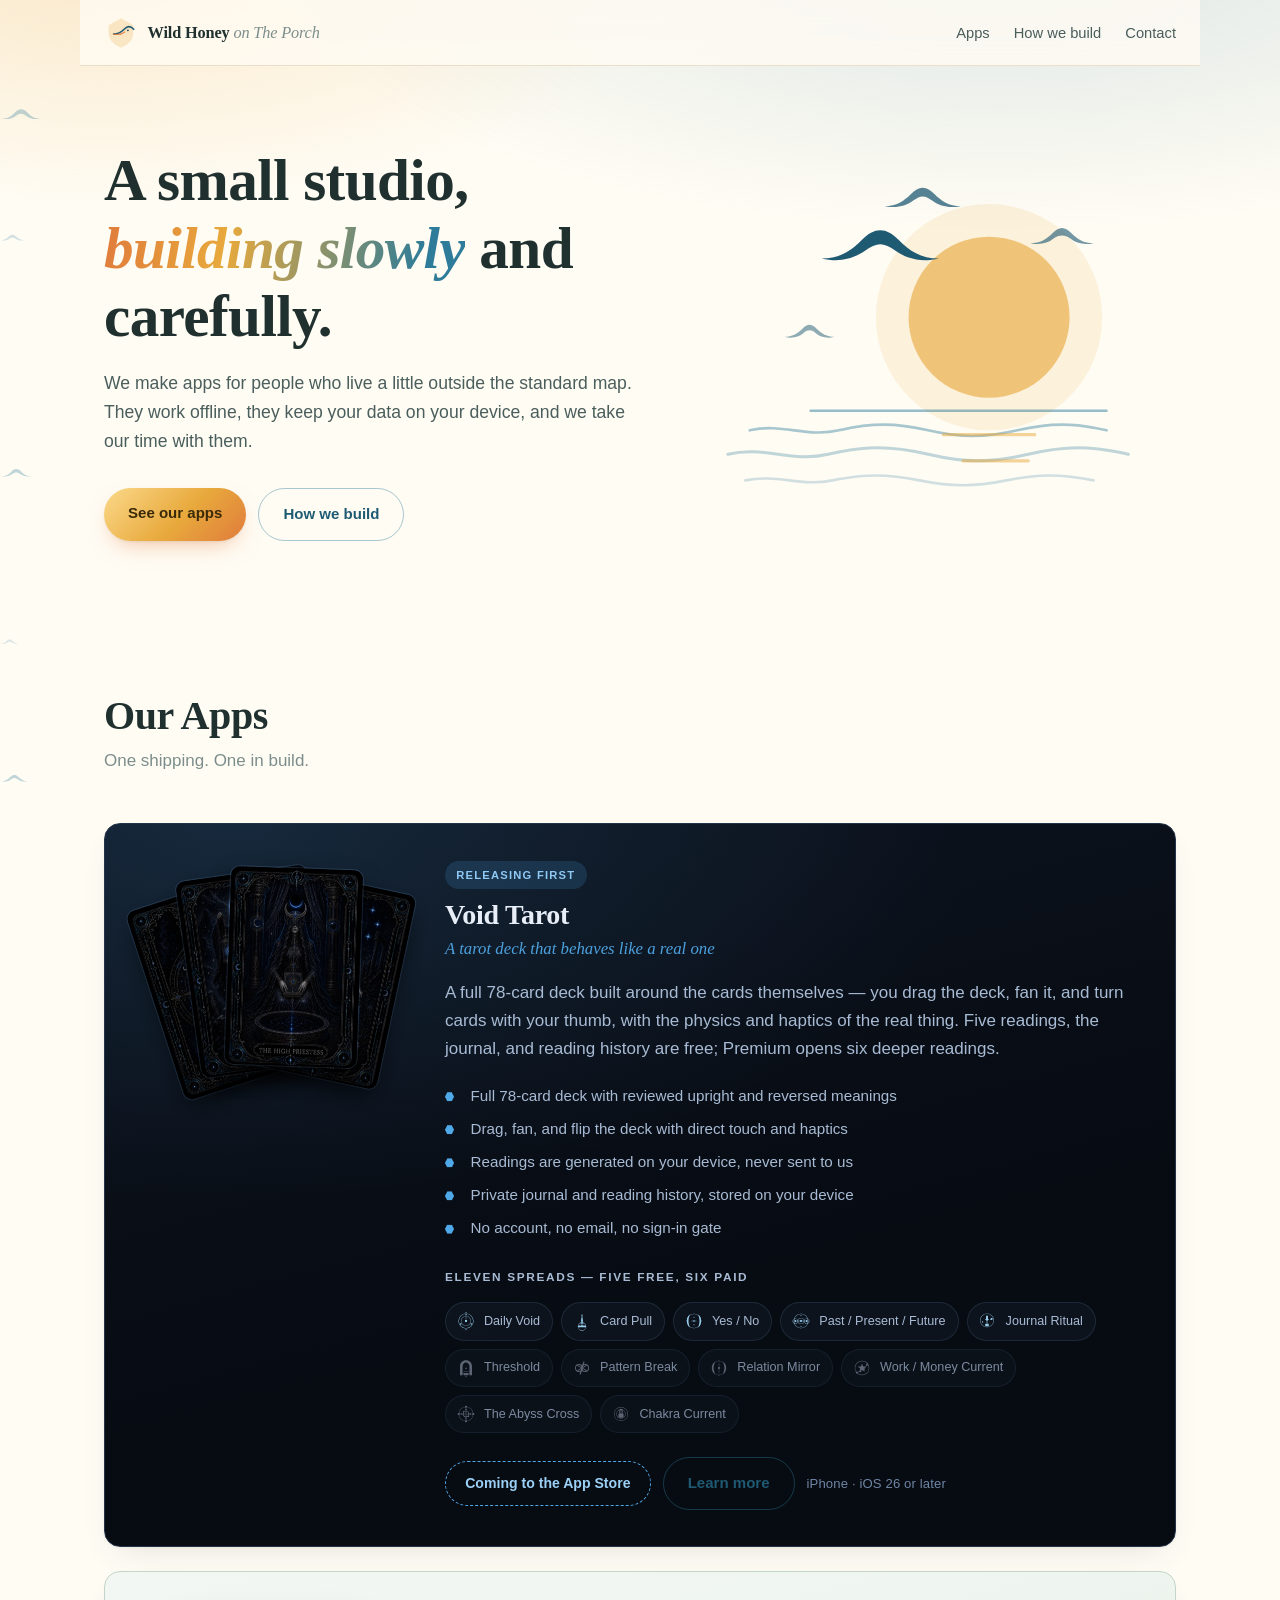
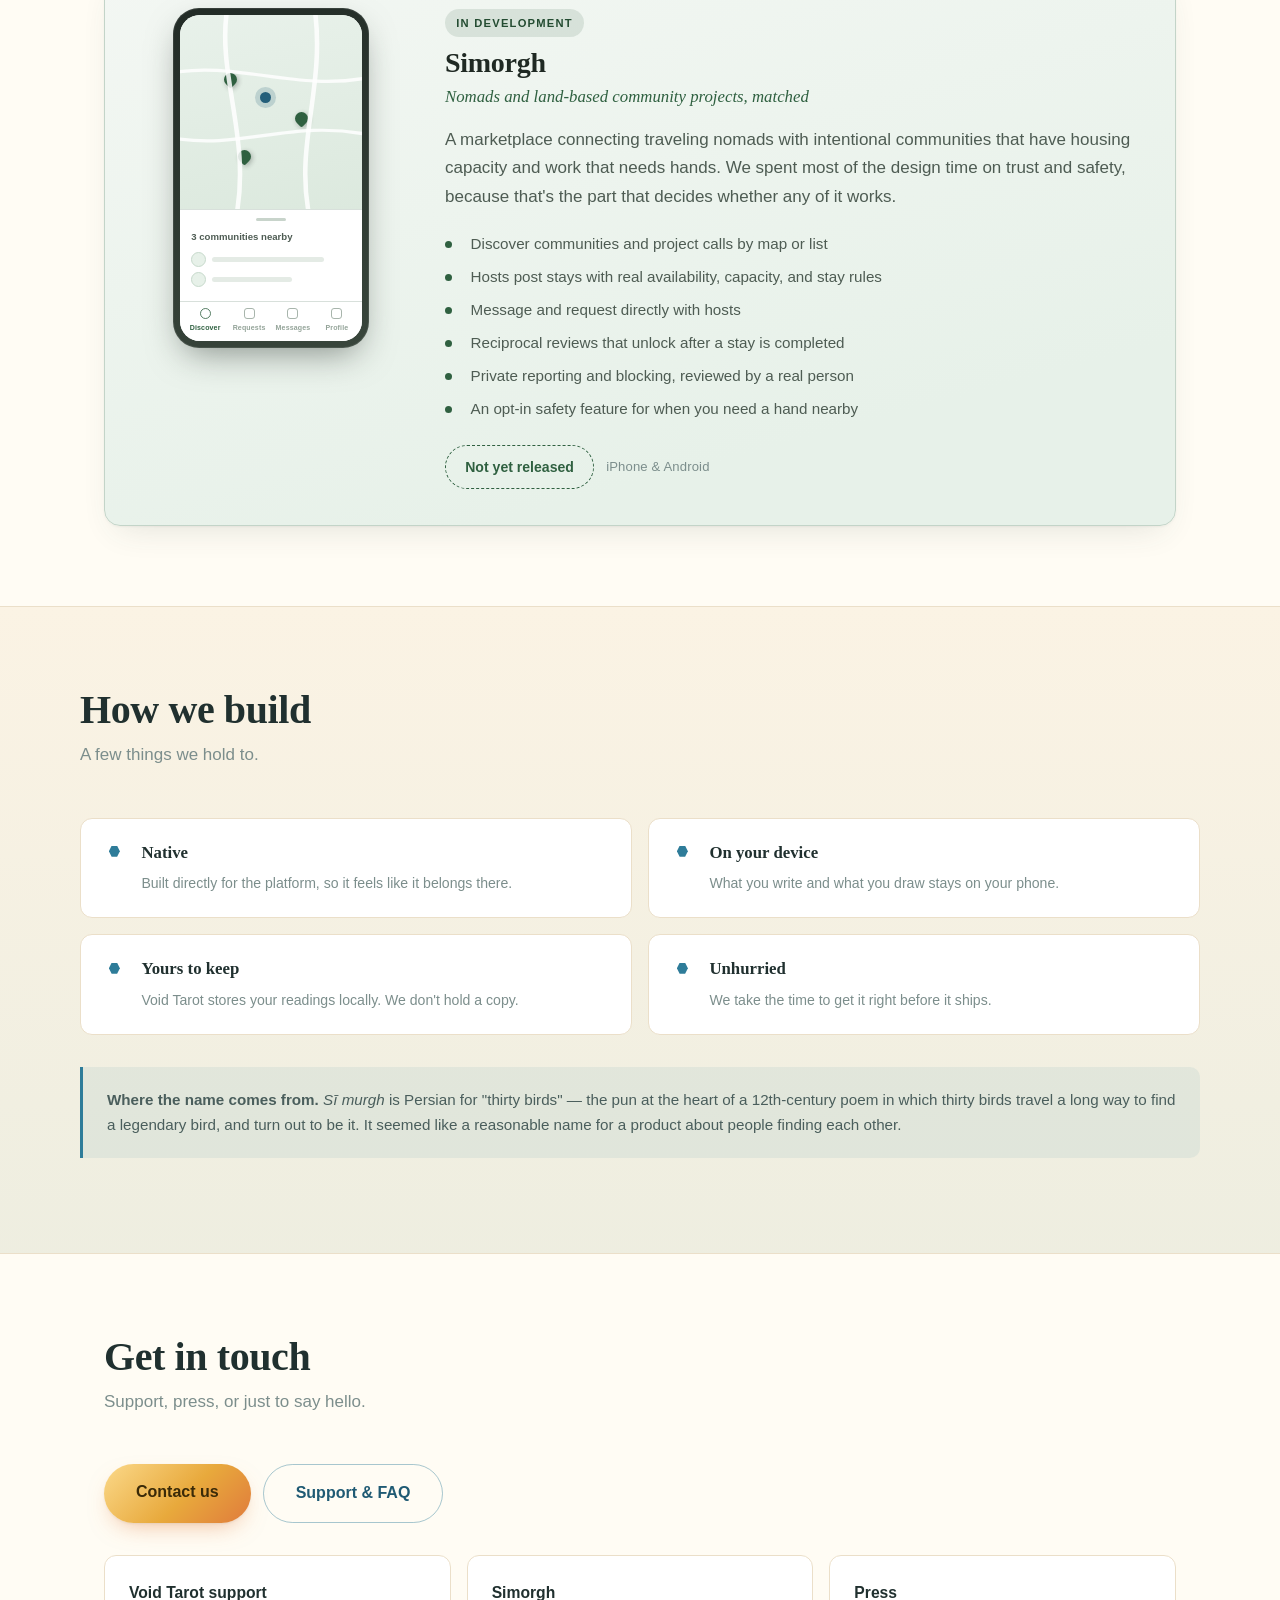
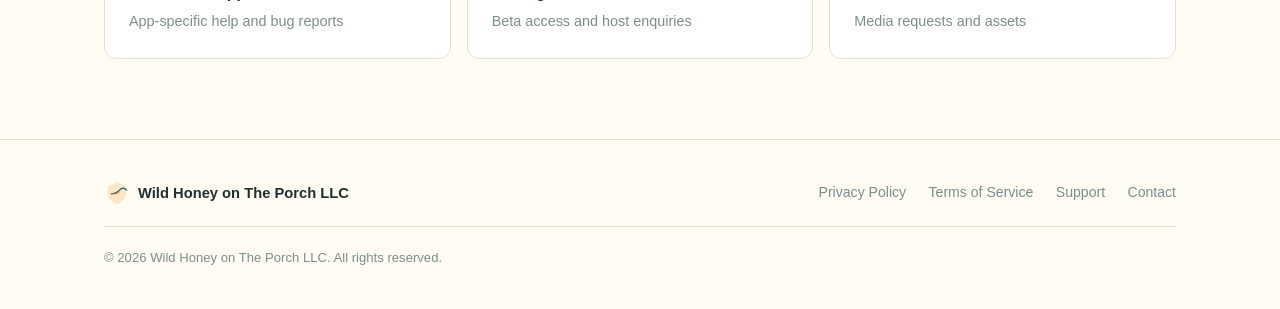
<file: index.html>
<!DOCTYPE html>
<html lang="en">
<head>
<meta charset="utf-8">
<meta name="viewport" content="width=device-width, initial-scale=1">
<title>Wild Honey on The Porch — App Development</title>
<meta name="description" content="Wild Honey on The Porch LLC is a small independent app studio. Offline-first iOS and Android apps, built slowly and carefully.">
<meta property="og:title" content="Wild Honey on The Porch LLC">
<meta property="og:description" content="A small independent studio. We build offline-first apps for iOS and Android.">
<meta property="og:type" content="website">
<link rel="icon" href="assets/favicon.svg" type="image/svg+xml">
<link rel="stylesheet" href="styles.css">
</head>
<body>

<a class="skip" href="#main">Skip to content</a>

<!-- ── flock: ambient background birds ─────────────────────── -->
<div class="flock" aria-hidden="true">
  <svg class="bird b1" viewBox="0 0 100 40"><use href="#gull"/></svg>
  <svg class="bird b2" viewBox="0 0 100 40"><use href="#gull"/></svg>
  <svg class="bird b3" viewBox="0 0 100 40"><use href="#gull"/></svg>
  <svg class="bird b4" viewBox="0 0 100 40"><use href="#gull"/></svg>
  <svg class="bird b5" viewBox="0 0 100 40"><use href="#gull"/></svg>
</div>

<!-- sprite -->
<svg width="0" height="0" style="position:absolute" aria-hidden="true">
  <defs>
    <path id="gull" d="M4 24c14 0 22-6 30-14 5-5 9-7 14-7s9 2 14 7c8 8 16 14 30 14-14 3-24 0-32-6-4-3-8-5-12-5s-8 2-12 5C28 24 18 27 4 24z"/>
  </defs>
</svg>

<header class="nav">
  <a class="brand" href="#top">
    <svg class="mark" viewBox="0 0 64 64" aria-hidden="true">
      <path d="M32 6l22 12v14c0 12-9 21-22 26C19 53 10 44 10 32V18z" class="hex"/>
      <path d="M18 34c9 0 15-4 20-9 3-3 6-5 9-5s6 2 9 5" class="wing"/>
      <path d="M18 34c9 2 16 0 21-4" class="wing2"/>
      <circle cx="45" cy="27" r="1.6" class="eye"/>
    </svg>
    <span class="brandtext">Wild Honey <em>on The Porch</em></span>
  </a>
  <nav>
    <a href="#apps">Apps</a>
    <a href="#craft">How we build</a>
    <a href="#contact">Contact</a>
  </nav>
</header>

<main id="main">

<!-- ── hero ─────────────────────────────────────────────────── -->
<section class="hero" id="top">
  <div class="hero-inner">
    <h1>A small studio,<br><span class="grad">building slowly</span> and carefully.</h1>
    <p class="lede">
      We make apps for people who live a little outside the standard map.
      They work offline, they keep your data on your device, and we take our
      time with them.
    </p>
    <div class="cta">
      <a class="btn primary" href="#apps">See our apps</a>
      <a class="btn ghost" href="#craft">How we build</a>
    </div>
  </div>
  <div class="hero-art" aria-hidden="true">
    <svg viewBox="0 0 400 340">
      <!-- sun low over the water -->
      <circle cx="228" cy="150" r="74" class="sun"/>
      <circle cx="228" cy="150" r="104" class="halo"/>

      <!-- sea: implied by swells alone, no box -->
      <path class="horizon" d="M64 236h272"/>
      <path class="swell s1" d="M8 254c30-7 52 7 82 0s52-7 82 0 52 7 82 0 52-7 82 0"/>
      <path class="swell s2" d="M-12 276c34-8 58 8 92 0s58-8 92 0 58 8 92 0 58-8 92 0"/>
      <path class="swell s3" d="M4 300c30-6 50 6 80 0s50-6 80 0 50 6 80 0 50-6 80 0"/>
      <path class="glint" d="M186 258h84M204 282h60"/>

      <!-- flock, riding the air -->
      <g class="gulls">
        <path class="g g1" d="M74 96c17 0 27-7 37-17 6-6 11-9 17-9s11 3 17 9c10 10 20 17 37 17-17 4-30 0-40-7-5-4-10-6-14-6s-9 2-14 6c-10 7-23 11-40 7z"/>
        <path class="g g2" d="M132 48c11 0 18-5 24-11 4-4 7-6 11-6s7 2 11 6c6 6 13 11 24 11-11 2-19 0-26-5-3-2-6-4-9-4s-6 2-9 4c-7 5-15 7-26 5z"/>
        <path class="g g3" d="M266 82c9 0 15-4 20-9 3-3 6-5 9-5s6 2 9 5c5 5 11 9 20 9-9 2-16 0-21-4-3-2-5-3-8-3s-5 1-8 3c-5 4-12 6-21 4z"/>
        <path class="g g4" d="M40 168c7 0 12-3 16-7 3-3 5-4 7-4s4 1 7 4c4 4 9 7 16 7-7 2-13 0-17-3-2-2-4-3-6-3s-4 1-6 3c-4 3-10 5-17 3z"/>
      </g>
    </svg>
  </div>
</section>

<!-- ── apps ─────────────────────────────────────────────────── -->
<section class="section" id="apps">
  <div class="shead">
    <h2>Our Apps</h2>
    <p>One shipping. One in build.</p>
  </div>

  <div class="apps">

    <article class="app featured">
      <div class="deckfan" aria-hidden="true">
        <img class="cf c-back" src="assets/void-tarot/cards/card-back.jpg" alt="" loading="lazy" decoding="async" width="240" height="360">
        <img class="cf c-a" src="assets/void-tarot/cards/09-hermit.jpg" alt="" loading="lazy" decoding="async" width="240" height="360">
        <img class="cf c-b" src="assets/void-tarot/cards/02-high-priestess.jpg" alt="" loading="lazy" decoding="async" width="240" height="360">
        <img class="cf c-c" src="assets/void-tarot/cards/17-star.jpg" alt="" loading="lazy" decoding="async" width="240" height="360">
      </div>
      <div class="app-body">
        <p class="badge live">Releasing first</p>
        <h3>Void Tarot</h3>
        <p class="app-tag">A tarot deck that behaves like a real one</p>
        <p>
          A full 78-card deck built around the cards themselves — you drag the
          deck, fan it, and turn cards with your thumb, with the physics and
          haptics of the real thing. Five readings, the journal, and reading history
          are free; Premium opens six deeper readings.
        </p>
        <ul class="feats">
          <li>Full 78-card deck with reviewed upright and reversed meanings</li>
          <li>Drag, fan, and flip the deck with direct touch and haptics</li>
          <li>Readings are generated on your device, never sent to us</li>
          <li>Private journal and reading history, stored on your device</li>
          <li>No account, no email, no sign-in gate</li>
        </ul>

        <p class="ritual-head">Eleven spreads — five free, six paid</p>
        <ul class="rituals">
          <li><img src="assets/void-tarot/icons/daily-void.svg" alt="" aria-hidden="true" width="40" height="40"><span>Daily Void</span></li>
          <li><img src="assets/void-tarot/icons/card-pull.svg" alt="" aria-hidden="true" width="40" height="40"><span>Card Pull</span></li>
          <li><img src="assets/void-tarot/icons/yes-no.svg" alt="" aria-hidden="true" width="40" height="40"><span>Yes / No</span></li>
          <li><img src="assets/void-tarot/icons/past-present-future.svg" alt="" aria-hidden="true" width="40" height="40"><span>Past / Present / Future</span></li>
          <li><img src="assets/void-tarot/icons/journal-ritual.svg" alt="" aria-hidden="true" width="40" height="40"><span>Journal Ritual</span></li>
          <li class="sealed"><img src="assets/void-tarot/icons/threshold.svg" alt="" aria-hidden="true" width="40" height="40"><span>Threshold</span></li>
          <li class="sealed"><img src="assets/void-tarot/icons/pattern-break.svg" alt="" aria-hidden="true" width="40" height="40"><span>Pattern Break</span></li>
          <li class="sealed"><img src="assets/void-tarot/icons/relation-mirror.svg" alt="" aria-hidden="true" width="40" height="40"><span>Relation Mirror</span></li>
          <li class="sealed"><img src="assets/void-tarot/icons/work-money-current.svg" alt="" aria-hidden="true" width="40" height="40"><span>Work / Money Current</span></li>
          <li class="sealed"><img src="assets/void-tarot/icons/abyss-cross.svg" alt="" aria-hidden="true" width="40" height="40"><span>The Abyss Cross</span></li>
          <li class="sealed"><img src="assets/void-tarot/icons/sealed.svg" alt="" aria-hidden="true" width="40" height="40"><span>Chakra Current</span></li>
        </ul>

        <div class="app-cta">
          <span class="store-soon">Coming to the App Store</span>
          <a class="btn ghost" href="void-tarot/">Learn more</a>
          <span class="plat">iPhone · iOS 26 or later</span>
        </div>
      </div>
    </article>

    <article class="app sg">
      <div class="phone" aria-hidden="true">
        <div class="screen">
          <div class="map">
            <span class="pin p1"></span><span class="pin p2"></span>
            <span class="pin p3"></span><span class="pin p4 me"></span>
            <svg class="roads" viewBox="0 0 200 300" preserveAspectRatio="none">
              <path d="M-10 90 C60 70 130 120 210 96"/>
              <path d="M-10 190 C70 210 120 160 210 186"/>
              <path d="M52 -10 C40 90 78 190 62 310"/>
              <path d="M148 -10 C160 110 126 200 142 310"/>
            </svg>
          </div>
          <div class="sheet">
            <span class="grab"></span>
            <p class="sheet-t">3 communities nearby</p>
            <div class="row"><span class="av"></span><span class="ln w70"></span></div>
            <div class="row"><span class="av"></span><span class="ln w50"></span></div>
          </div>
          <div class="tabs">
            <span class="tab on">Discover</span><span class="tab">Requests</span>
            <span class="tab">Messages</span><span class="tab">Profile</span>
          </div>
        </div>
      </div>
      <div class="app-body">
        <p class="badge next">In development</p>
        <h3>Simorgh</h3>
        <p class="app-tag">Nomads and land-based community projects, matched</p>
        <p>
          A marketplace connecting traveling nomads with intentional
          communities that have housing capacity and work that needs hands.
          We spent most of the design time on trust and safety, because that's
          the part that decides whether any of it works.
        </p>
        <ul class="feats">
          <li>Discover communities and project calls by map or list</li>
          <li>Hosts post stays with real availability, capacity, and stay rules</li>
          <li>Message and request directly with hosts</li>
          <li>Reciprocal reviews that unlock after a stay is completed</li>
          <li>Private reporting and blocking, reviewed by a real person</li>
          <li>An opt-in safety feature for when you need a hand nearby</li>
        </ul>
        <div class="app-cta">
          <span class="store-soon dim">Not yet released</span>
          <span class="plat plat-s">iPhone &amp; Android</span>
        </div>
      </div>
    </article>

  </div>
</section>

<!-- ── craft ────────────────────────────────────────────────── -->
<section class="section alt" id="craft">
  <div class="shead">
    <h2>How we build</h2>
    <p>A few things we hold to.</p>
  </div>
  <div class="repos">
    <div class="repo static">
      <span class="dot"></span>
      <div>
        <strong>Native</strong>
        <span>Built directly for the platform, so it feels like it belongs
          there.</span>
      </div>
    </div>
    <div class="repo static">
      <span class="dot"></span>
      <div>
        <strong>On your device</strong>
        <span>What you write and what you draw stays on your phone.</span>
      </div>
    </div>
    <div class="repo static">
      <span class="dot"></span>
      <div>
        <strong>Yours to keep</strong>
        <span>Void Tarot stores your readings locally. We don't hold a copy.</span>
      </div>
    </div>
    <div class="repo static">
      <span class="dot"></span>
      <div>
        <strong>Unhurried</strong>
        <span>We take the time to get it right before it ships.</span>
      </div>
    </div>
  </div>
  <p class="simorgh">
    <strong>Where the name comes from.</strong> <em>Sī murgh</em> is Persian for
    "thirty birds" — the pun at the heart of a 12th-century poem in which thirty
    birds travel a long way to find a legendary bird, and turn out to be it. It
    seemed like a reasonable name for a product about people finding each other.
  </p>
</section>

<!-- ── contact ──────────────────────────────────────────────── -->
<section class="section" id="contact">
  <div class="shead">
    <h2>Get in touch</h2>
    <p>Support, press, or just to say hello.</p>
  </div>
  <div class="contact-cta">
    <a class="btn primary lg" href="mailto:mishelleweaver@gmail.com?subject=Wild%20Honey%20on%20The%20Porch">Contact us</a>
    <a class="btn ghost lg" href="support.html">Support &amp; FAQ</a>
  </div>
  <div class="contact">
    <a class="ccard" href="mailto:mishelleweaver@gmail.com?subject=Void%20Tarot%20Support">
      <strong>Void Tarot support</strong>
      <span>App-specific help and bug reports</span>
    </a>
    <a class="ccard" href="mailto:mishelleweaver@gmail.com?subject=Simorgh%20enquiry">
      <strong>Simorgh</strong>
      <span>Beta access and host enquiries</span>
    </a>
    <a class="ccard" href="mailto:mishelleweaver@gmail.com?subject=Press%20enquiry">
      <strong>Press</strong>
      <span>Media requests and assets</span>
    </a>
  </div>
</section>

</main>

<footer>
  <div class="foot">
    <div class="fbrand">
      <svg class="mark sm" viewBox="0 0 64 64" aria-hidden="true">
        <path d="M32 6l22 12v14c0 12-9 21-22 26C19 53 10 44 10 32V18z" class="hex"/>
        <path d="M18 34c9 0 15-4 20-9 3-3 6-5 9-5s6 2 9 5" class="wing"/>
        <path d="M18 34c9 2 16 0 21-4" class="wing2"/>
      </svg>
      <span>Wild Honey on The Porch LLC</span>
    </div>
    <nav class="flinks">
      <a href="privacy.html">Privacy Policy</a>
      <a href="terms.html">Terms of Service</a>
      <a href="support.html">Support</a>
      <a href="mailto:mishelleweaver@gmail.com?subject=Wild%20Honey%20on%20The%20Porch">Contact</a>
    </nav>
    <p class="copy">© <span id="yr">2026</span> Wild Honey on The Porch LLC. All rights reserved.</p>
  </div>
</footer>

<script>
  document.getElementById('yr').textContent = new Date().getFullYear();
  // reveal on scroll
  const io = new IntersectionObserver((es) => {
    es.forEach(e => { if (e.isIntersecting) { e.target.classList.add('in'); io.unobserve(e.target); } });
  }, { threshold: 0.12 });
  document.querySelectorAll('.section, .app, .hero-inner, .hero-art').forEach(el => {
    el.classList.add('rv'); io.observe(el);
  });
</script>

</body>
</html>
</file>
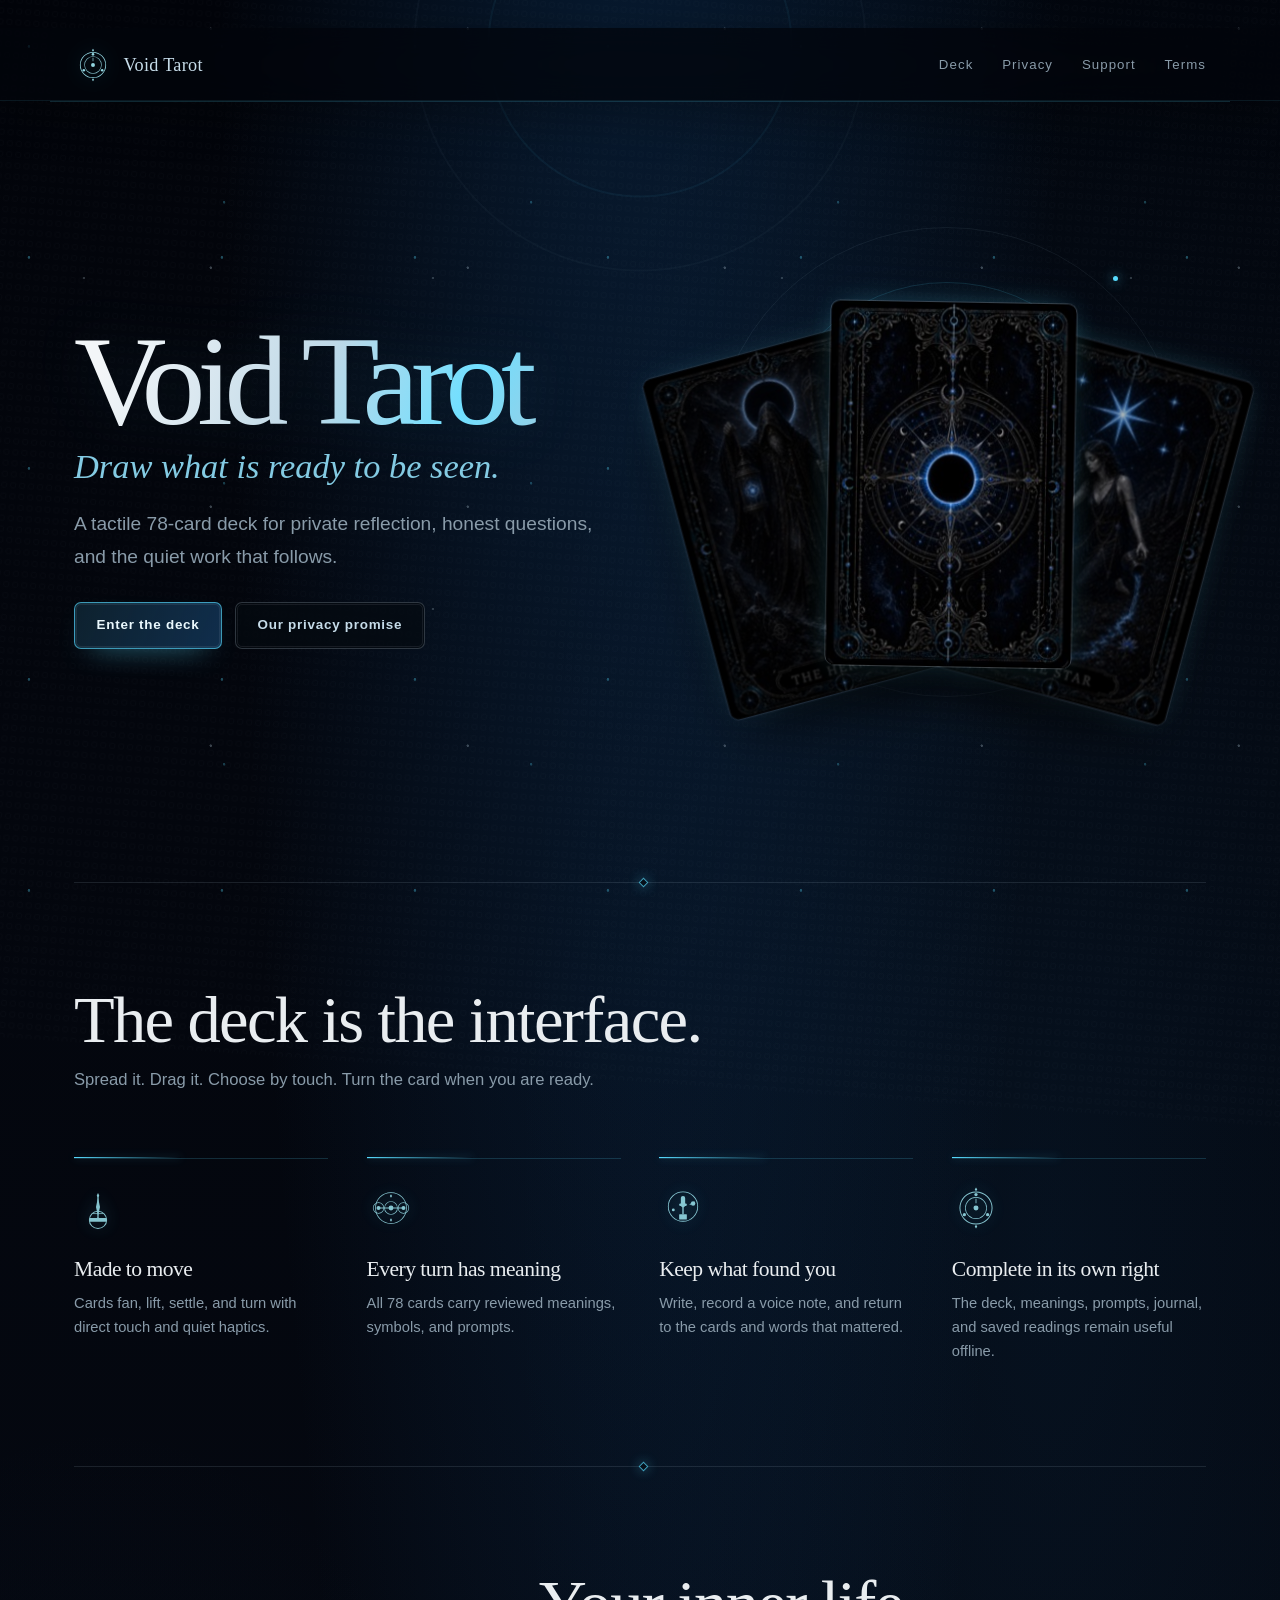
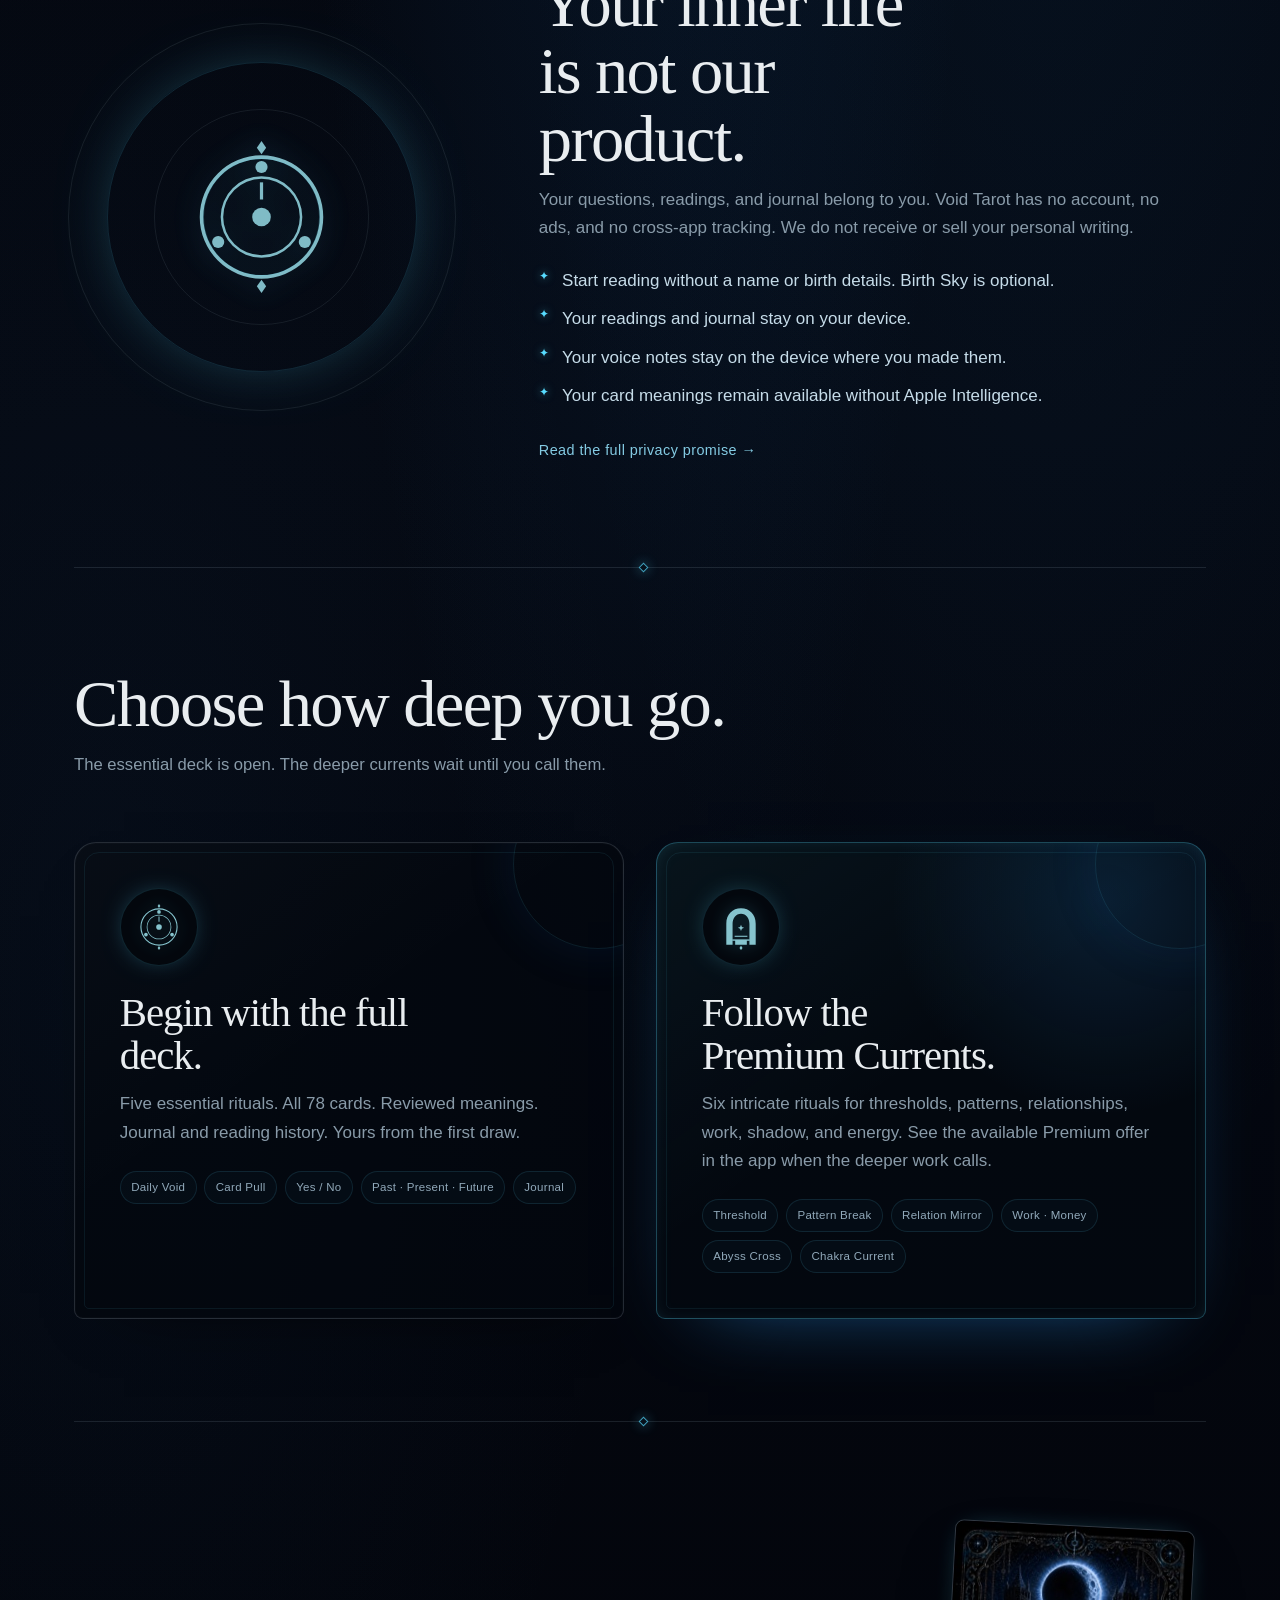
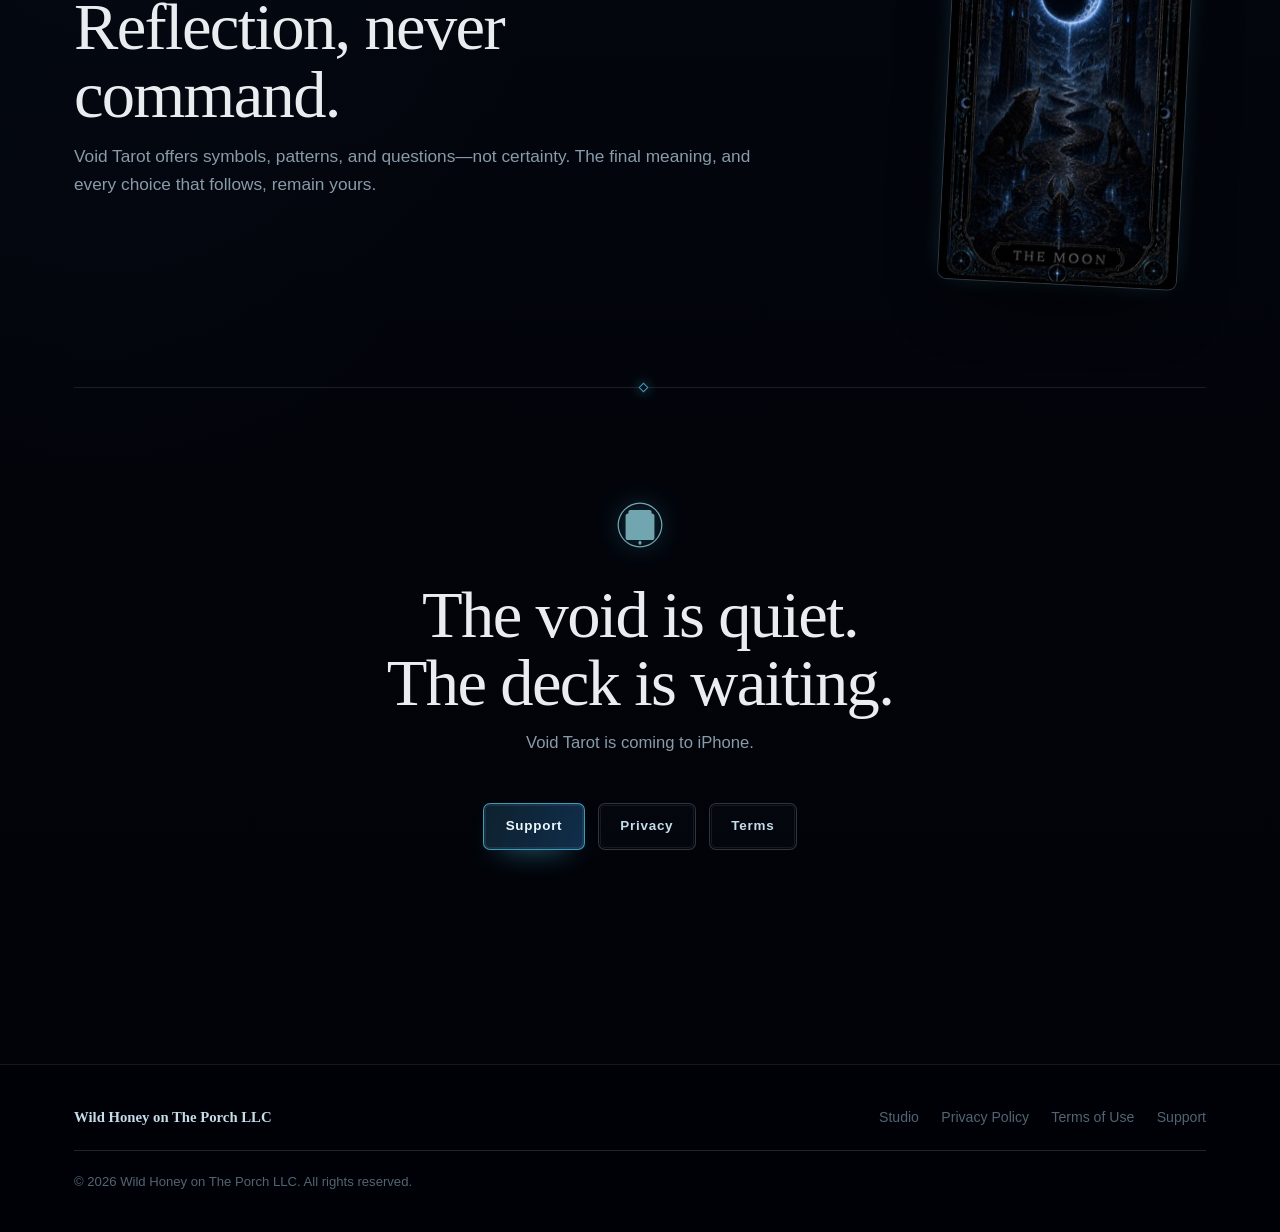
<file: void-tarot/index.html>
<!DOCTYPE html>
<html lang="en">
<head>
<meta charset="utf-8">
<meta name="viewport" content="width=device-width, initial-scale=1">
<title>Void Tarot — Private Tarot and Journaling for iPhone</title>
<meta name="description" content="Void Tarot is a tactile, private tarot and journaling app for iPhone, with all 78 cards, five essential rituals, and a journal for what follows.">
<meta property="og:title" content="Void Tarot">
<meta property="og:description" content="A tactile tarot deck for private reflection and journaling on iPhone.">
<meta property="og:type" content="website">
<meta name="theme-color" content="#03050a">
<link rel="icon" href="../assets/void-tarot/void-tarot-favicon.svg" type="image/svg+xml">
<link rel="stylesheet" href="../styles.css">
<link rel="stylesheet" href="void-tarot.css">
</head>
<body class="vt-page">
<a class="skip" href="#main">Skip to content</a>

<header class="nav">
  <a class="brand vt-brand" href="index.html">
    <img class="vt-brand-sigil" src="../assets/void-tarot/icons/daily-void.svg" alt="" width="40" height="40">
    <span class="brandtext">Void Tarot</span>
  </a>
  <nav aria-label="Void Tarot">
    <a href="#deck">Deck</a>
    <a href="privacy.html">Privacy</a>
    <a href="support.html">Support</a>
    <a href="terms.html">Terms</a>
  </nav>
</header>

<main id="main" class="vt-main">
  <section class="vt-hero">
    <div class="vt-hero-copy">
      <h1>Void Tarot</h1>
      <p class="vt-hero-line">Draw what is ready to be seen.</p>
      <p class="lede">A tactile 78-card deck for private reflection, honest questions, and the quiet work that follows.</p>
      <div class="vt-links">
        <a class="btn primary" href="#deck">Enter the deck</a>
        <a class="btn ghost" href="privacy.html">Our privacy promise</a>
      </div>
    </div>
    <div class="vt-art" aria-hidden="true">
      <span class="vt-orbit orbit-one"></span>
      <span class="vt-orbit orbit-two"></span>
      <span class="vt-orbit-core"></span>
      <img src="../assets/void-tarot/cards/09-hermit.jpg" alt="" width="240" height="360">
      <img src="../assets/void-tarot/cards/card-back.jpg" alt="" width="240" height="360">
      <img src="../assets/void-tarot/cards/17-star.jpg" alt="" width="240" height="360">
    </div>
  </section>

  <section class="vt-section" id="deck">
    <div class="vt-section-heading">
      <h2>The deck is the interface.</h2>
      <p>Spread it. Drag it. Choose by touch. Turn the card when you are ready.</p>
    </div>
    <div class="vt-current-grid">
      <article class="vt-current">
        <img src="../assets/void-tarot/icons/card-pull.svg" alt="" width="54" height="54">
        <h3>Made to move</h3>
        <p>Cards fan, lift, settle, and turn with direct touch and quiet haptics.</p>
      </article>
      <article class="vt-current">
        <img src="../assets/void-tarot/icons/past-present-future.svg" alt="" width="54" height="54">
        <h3>Every turn has meaning</h3>
        <p>All 78 cards carry reviewed meanings, symbols, and prompts.</p>
      </article>
      <article class="vt-current">
        <img src="../assets/void-tarot/icons/journal-ritual.svg" alt="" width="54" height="54">
        <h3>Keep what found you</h3>
        <p>Write, record a voice note, and return to the cards and words that mattered.</p>
      </article>
      <article class="vt-current">
        <img src="../assets/void-tarot/icons/daily-void.svg" alt="" width="54" height="54">
        <h3>Complete in its own right</h3>
        <p>The deck, meanings, prompts, journal, and saved readings remain useful offline.</p>
      </article>
    </div>
  </section>

  <section class="vt-section vt-privacy">
    <div class="vt-privacy-sigil" aria-hidden="true">
      <span></span>
      <img src="../assets/void-tarot/icons/daily-void.svg" alt="" width="180" height="180">
    </div>
    <div>
      <h2>Your inner life is not our product.</h2>
      <p>Your questions, readings, and journal belong to you. Void Tarot has no account, no ads, and no cross-app tracking. We do not receive or sell your personal writing.</p>
      <ul class="vt-vows">
        <li>Start reading without a name or birth details. Birth Sky is optional.</li>
        <li>Your readings and journal stay on your device.</li>
        <li>Your voice notes stay on the device where you made them.</li>
        <li>Your card meanings remain available without Apple Intelligence.</li>
      </ul>
      <a class="vt-text-link" href="privacy.html">Read the full privacy promise <span aria-hidden="true">→</span></a>
    </div>
  </section>

  <section class="vt-section">
    <div class="vt-section-heading">
      <h2>Choose how deep you go.</h2>
      <p>The essential deck is open. The deeper currents wait until you call them.</p>
    </div>
    <div class="vt-paths">
      <article class="vt-path">
        <div class="vt-path-mark"><img src="../assets/void-tarot/icons/daily-void.svg" alt="" width="64" height="64"></div>
        <h3>Begin with the full deck.</h3>
        <p>Five essential rituals. All 78 cards. Reviewed meanings. Journal and reading history. Yours from the first draw.</p>
        <div class="vt-ritual-line">
          <span>Daily Void</span><span>Card Pull</span><span>Yes / No</span><span>Past · Present · Future</span><span>Journal</span>
        </div>
      </article>
      <article class="vt-path vt-path-premium">
        <div class="vt-path-mark"><img src="../assets/void-tarot/icons/threshold.svg" alt="" width="64" height="64"></div>
        <h3>Follow the Premium Currents.</h3>
        <p>Six intricate rituals for thresholds, patterns, relationships, work, shadow, and energy. See the available Premium offer in the app when the deeper work calls.</p>
        <div class="vt-ritual-line">
          <span>Threshold</span><span>Pattern Break</span><span>Relation Mirror</span><span>Work · Money</span><span>Abyss Cross</span><span>Chakra Current</span>
        </div>
      </article>
    </div>
  </section>

  <section class="vt-section vt-meaning">
    <div>
      <h2>Reflection, never command.</h2>
      <p>Void Tarot offers symbols, patterns, and questions—not certainty. The final meaning, and every choice that follows, remain yours.</p>
    </div>
    <img src="../assets/void-tarot/cards/18-moon.jpg" alt="The Moon card from the Void Tarot deck" width="240" height="360">
  </section>

  <section class="vt-section vt-closing">
    <img src="../assets/void-tarot/icons/archive.svg" alt="" width="72" height="72">
    <h2>The void is quiet.<br>The deck is waiting.</h2>
    <p>Void Tarot is coming to iPhone.</p>
    <div class="vt-links">
      <a class="btn primary" href="support.html">Support</a>
      <a class="btn ghost" href="privacy.html">Privacy</a>
      <a class="btn ghost" href="terms.html">Terms</a>
    </div>
  </section>
</main>

<footer>
  <div class="foot">
    <div class="fbrand"><span>Wild Honey on The Porch LLC</span></div>
    <nav class="flinks" aria-label="Legal">
      <a href="../index.html">Studio</a>
      <a href="privacy.html">Privacy Policy</a>
      <a href="terms.html">Terms of Use</a>
      <a href="support.html">Support</a>
    </nav>
    <p class="copy">© <span id="yr">2026</span> Wild Honey on The Porch LLC. All rights reserved.</p>
  </div>
</footer>
<script>document.getElementById('yr').textContent=new Date().getFullYear();</script>
</body>
</html>
</file>
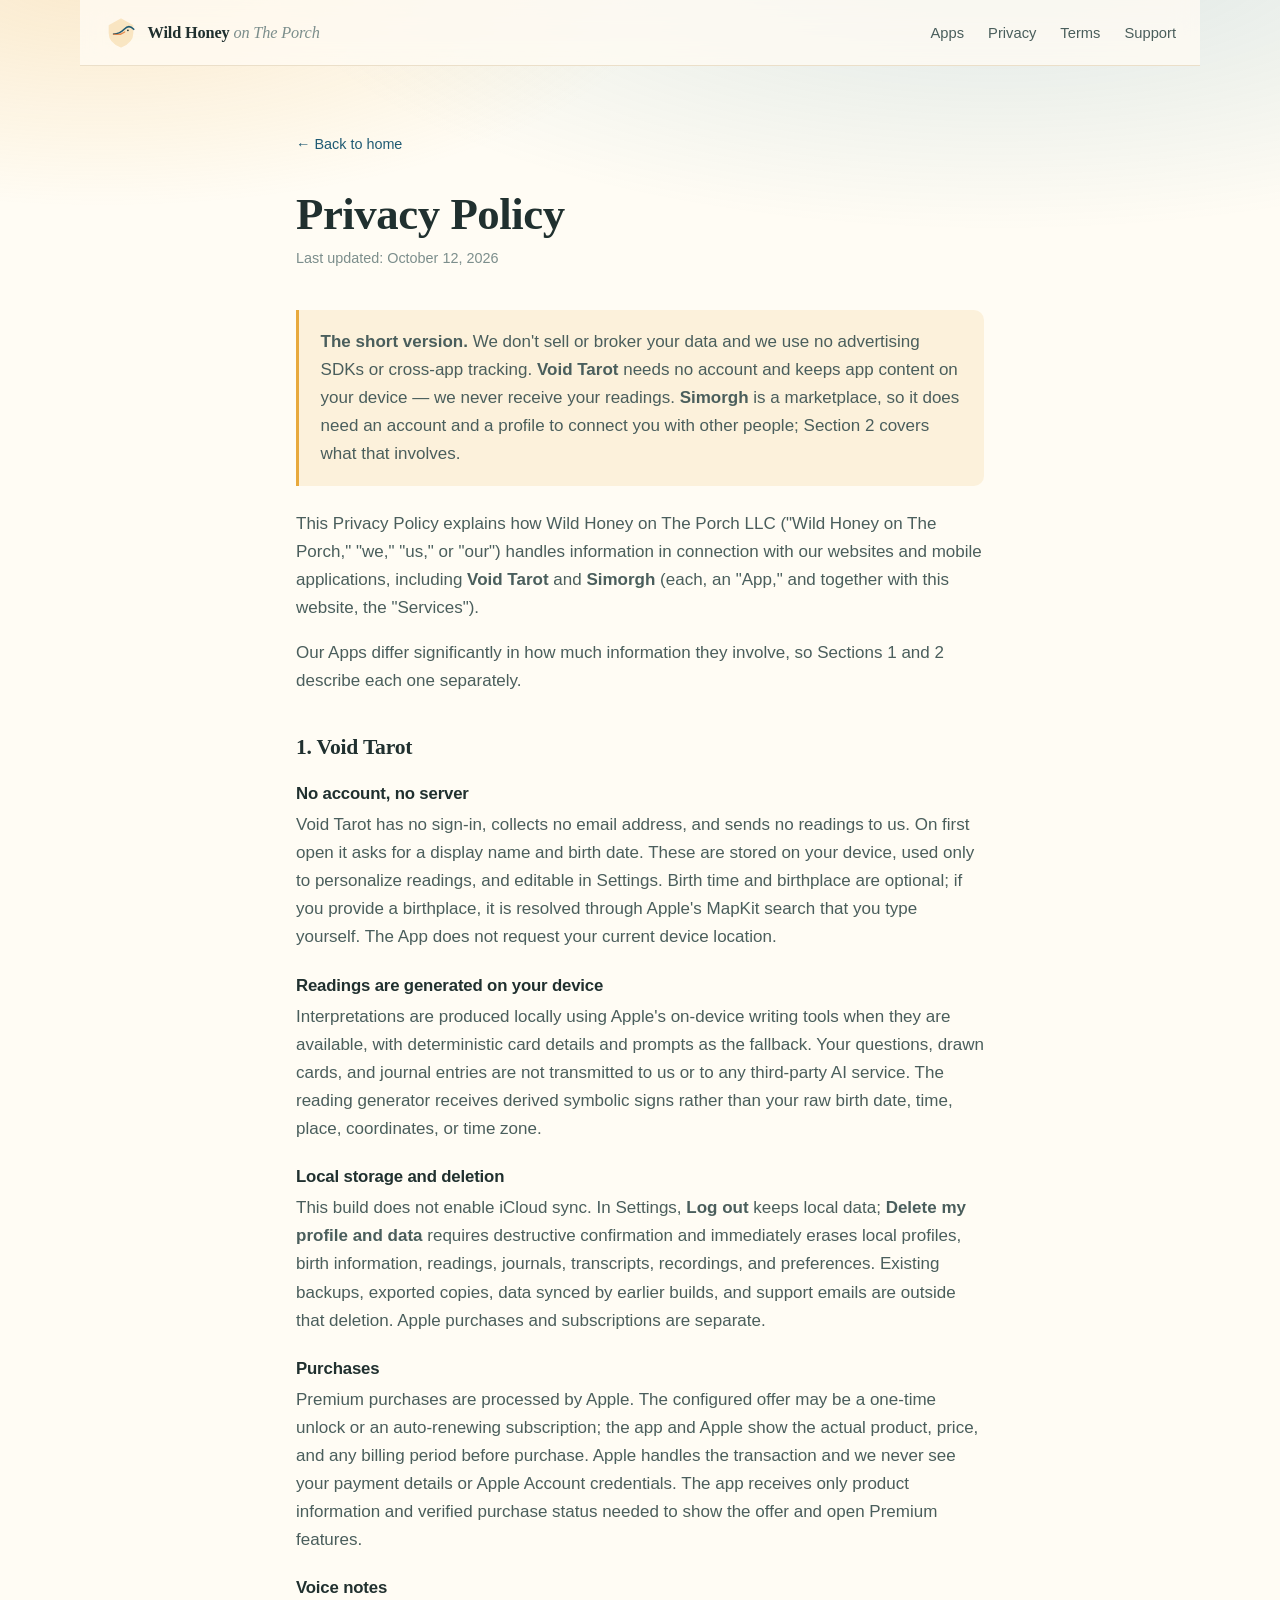
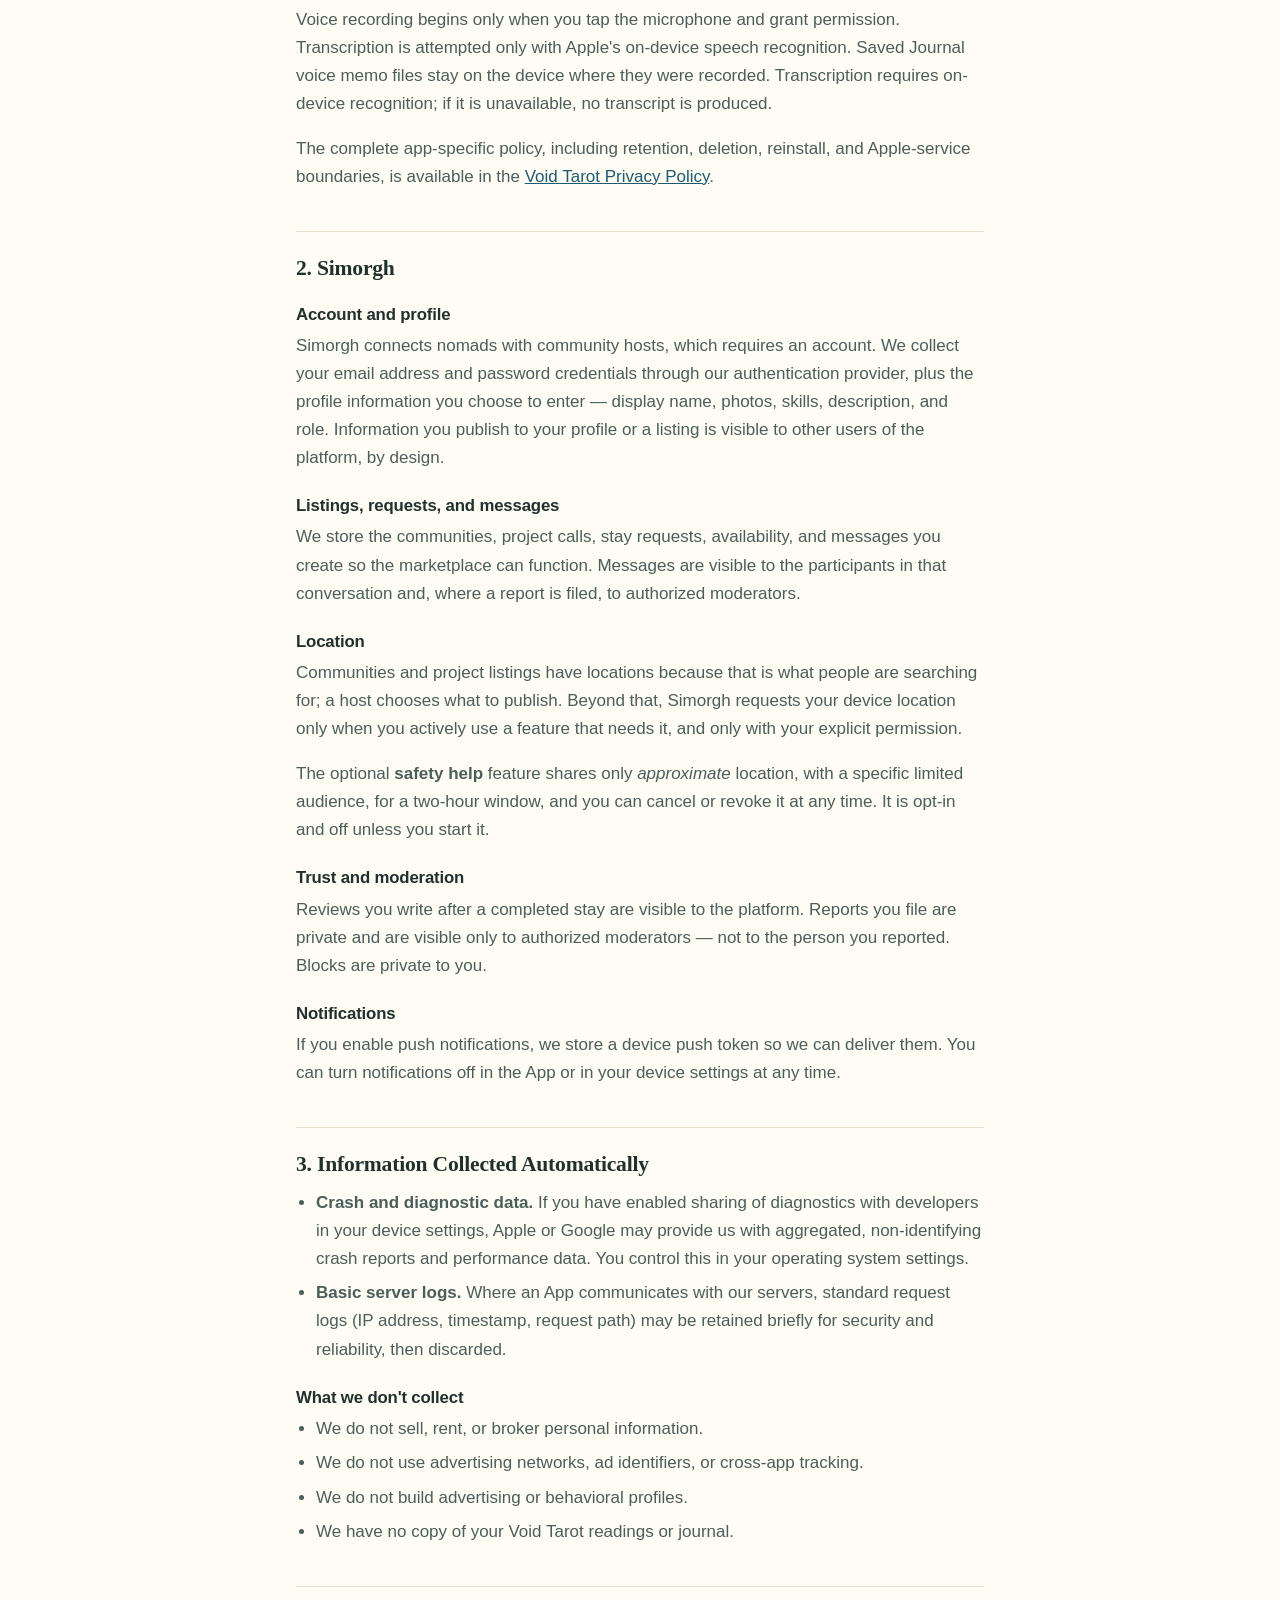
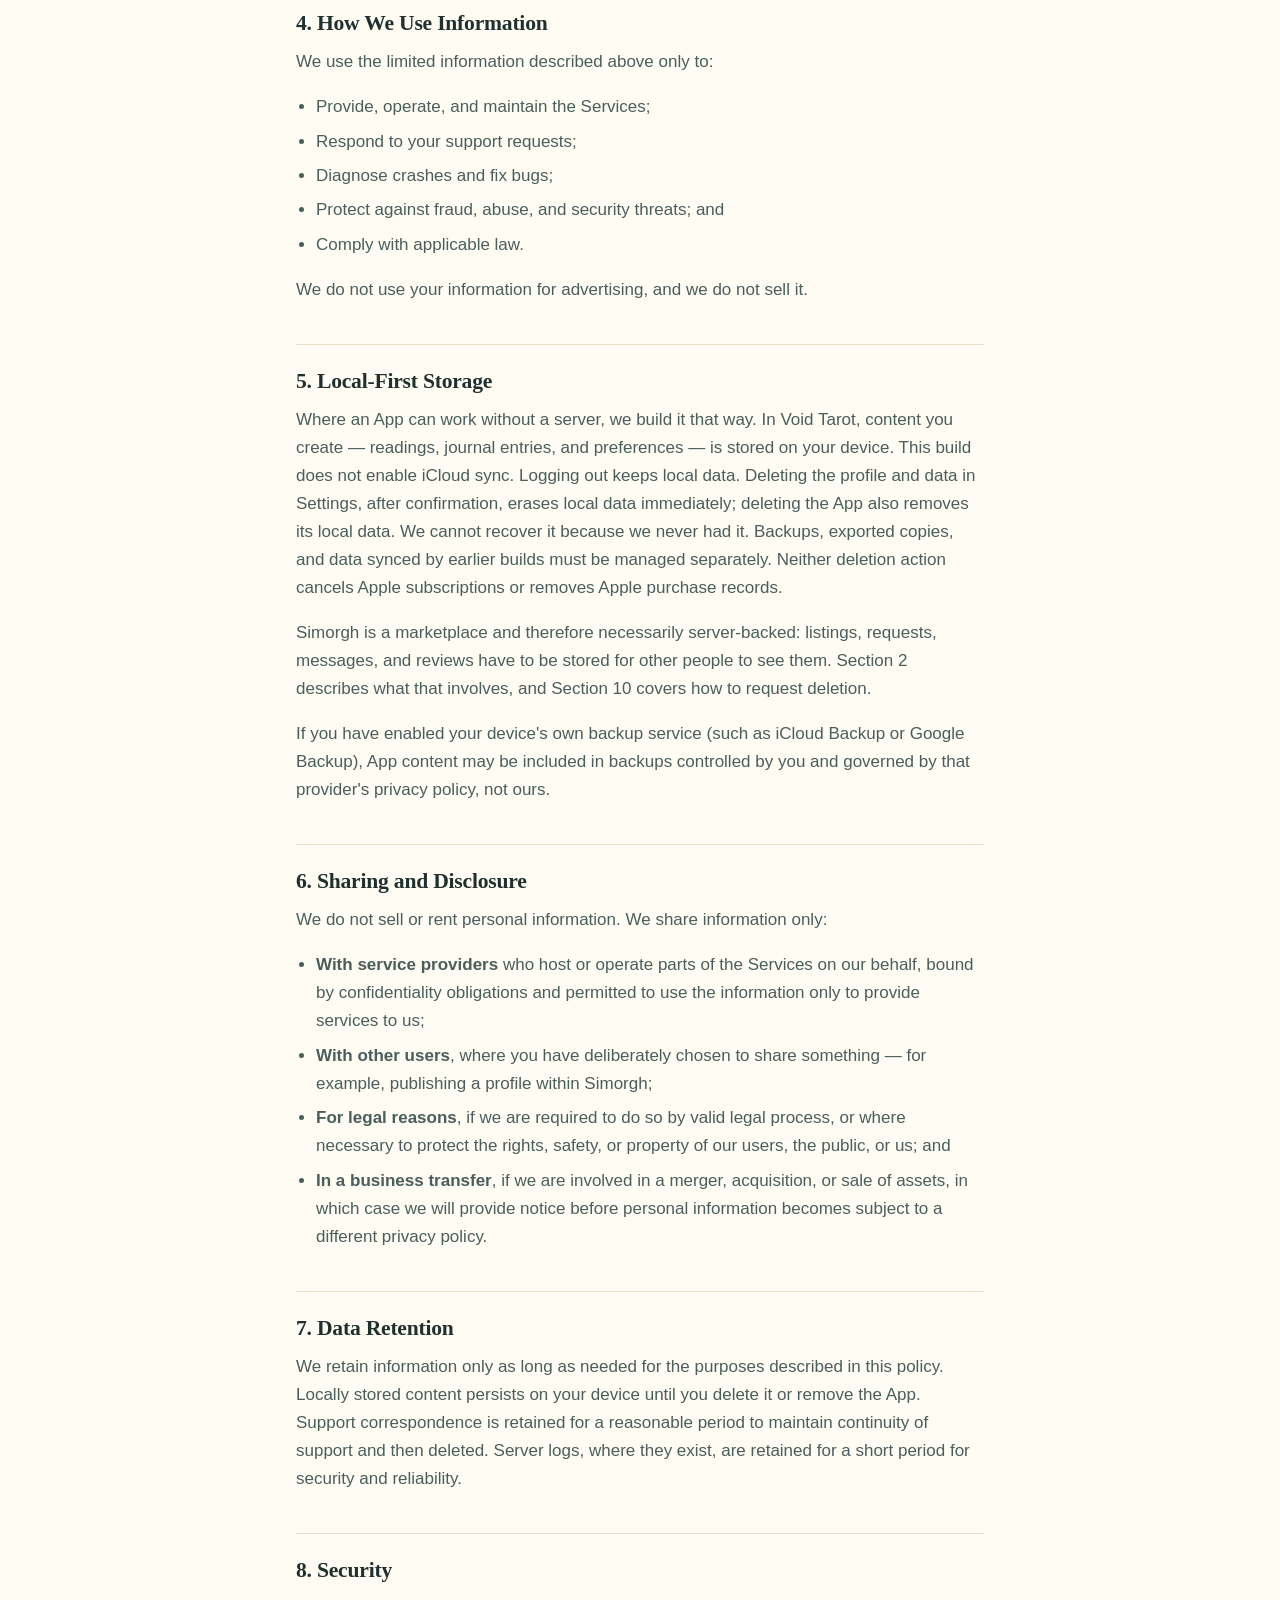
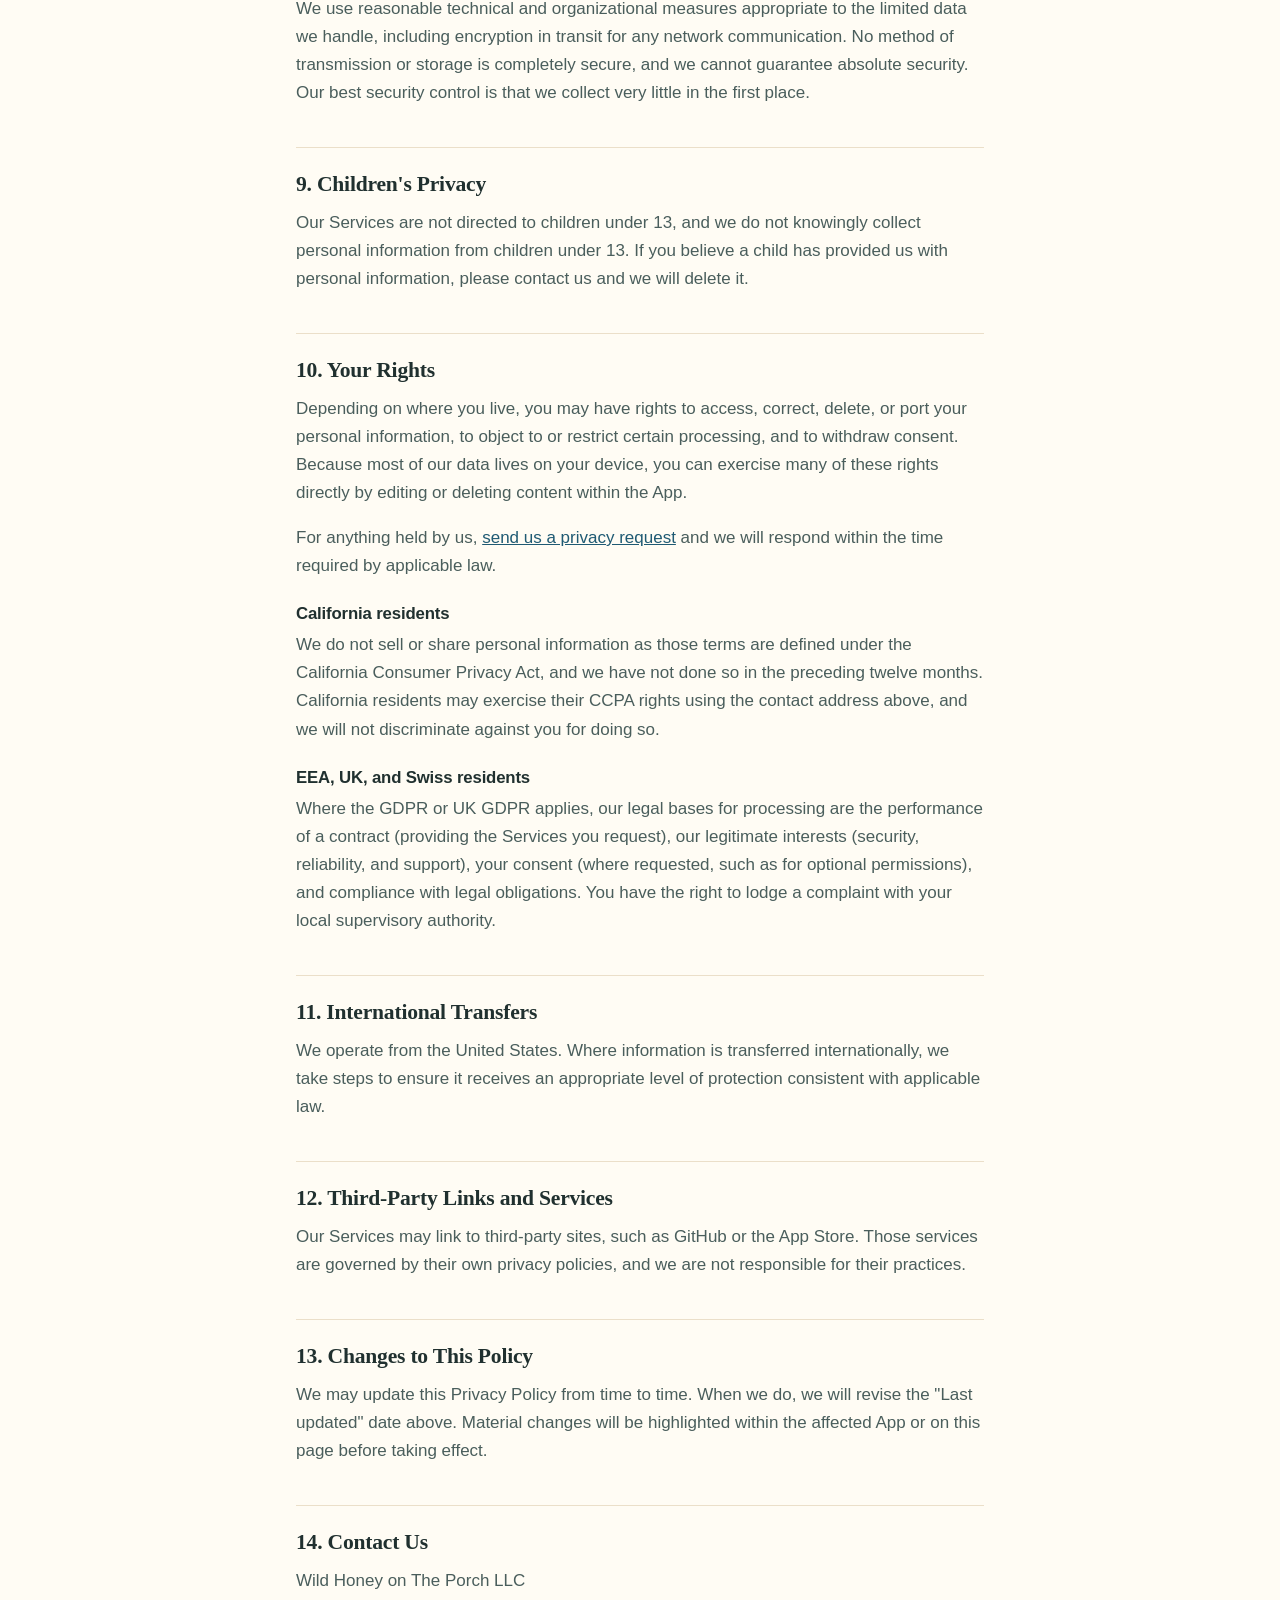
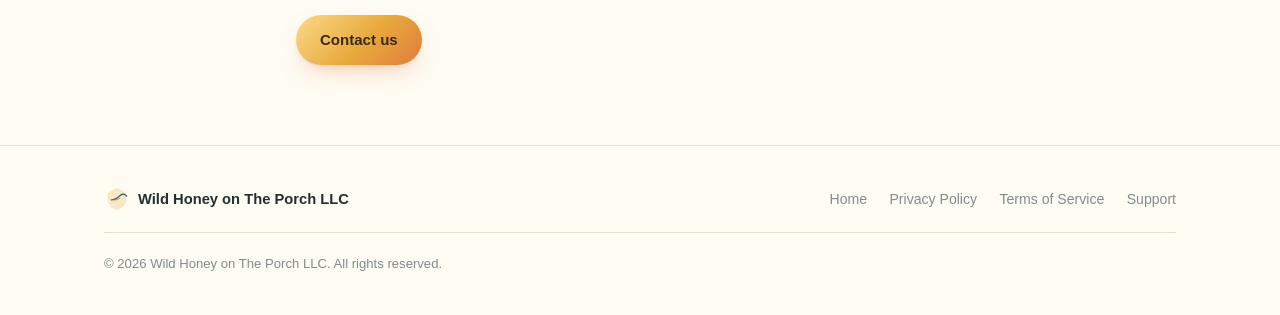
<file: privacy.html>
<!DOCTYPE html>
<html lang="en">
<head>
<meta charset="utf-8">
<meta name="viewport" content="width=device-width, initial-scale=1">
<title>Privacy Policy — Wild Honey on The Porch LLC</title>
<meta name="description" content="Privacy Policy for Wild Honey on The Porch LLC and its applications, including Void Tarot and Simorgh.">
<link rel="icon" href="assets/favicon.svg" type="image/svg+xml">
<link rel="stylesheet" href="styles.css">
</head>
<body>

<header class="nav">
  <a class="brand" href="index.html">
    <svg class="mark" viewBox="0 0 64 64" aria-hidden="true">
      <path d="M32 6l22 12v14c0 12-9 21-22 26C19 53 10 44 10 32V18z" class="hex"/>
      <path d="M18 34c9 0 15-4 20-9 3-3 6-5 9-5s6 2 9 5" class="wing"/>
      <path d="M18 34c9 2 16 0 21-4" class="wing2"/>
      <circle cx="45" cy="27" r="1.6" class="eye"/>
    </svg>
    <span class="brandtext">Wild Honey <em>on The Porch</em></span>
  </a>
  <nav>
    <a href="index.html#apps">Apps</a>
    <a href="privacy.html">Privacy</a>
    <a href="terms.html">Terms</a>
    <a href="support.html">Support</a>
  </nav>
</header>

<main class="doc">
  <a class="back" href="index.html">← Back to home</a>
  <h1>Privacy Policy</h1>
  <p class="updated">Last updated: October 12, 2026</p>

  <div class="callout">
    <p><strong>The short version.</strong> We don't sell or broker your data and
    we use no advertising SDKs or cross-app tracking. <strong>Void Tarot</strong>
    needs no account and keeps app content on your device —
    we never receive your readings. <strong>Simorgh</strong> is a marketplace, so
    it does need an account and a profile to connect you with other people;
    Section 2 covers what that involves.</p>
  </div>

  <p>
    This Privacy Policy explains how Wild Honey on The Porch LLC ("Wild Honey
    on The Porch," "we," "us," or "our") handles information in connection with
    our websites and mobile applications, including <strong>Void Tarot</strong>
    and <strong>Simorgh</strong> (each, an "App," and together with this website,
    the "Services").
  </p>
  <p>
    Our Apps differ significantly in how much information they involve, so
    Sections 1 and 2 describe each one separately.
  </p>

  <h2>1. Void Tarot</h2>

  <h3>No account, no server</h3>
  <p>
    Void Tarot has no sign-in, collects no email address, and sends no readings
    to us. On first open it asks for a display name and birth date. These are
    stored on your device, used only to personalize readings, and editable in
    Settings. Birth time and birthplace are optional; if you provide
    a birthplace, it is resolved through Apple's MapKit search that you type
    yourself. The App does not request your current device location.
  </p>

  <h3>Readings are generated on your device</h3>
  <p>
    Interpretations are produced locally using Apple's on-device writing tools
    when they are available, with deterministic card details and prompts as the
    fallback. Your questions, drawn cards, and journal entries are not
    transmitted to us or to any third-party AI service. The reading generator
    receives derived symbolic signs rather than your raw birth date, time,
    place, coordinates, or time zone.
  </p>

  <h3>Local storage and deletion</h3>
  <p>This build does not enable iCloud sync. In Settings, <strong>Log out</strong>
    keeps local data; <strong>Delete my profile and data</strong> requires
    destructive confirmation and immediately erases local profiles, birth information,
    readings, journals, transcripts, recordings, and preferences. Existing backups,
    exported copies, data synced by earlier builds, and support emails are outside
    that deletion. Apple purchases and subscriptions are separate.</p>

  <h3>Purchases</h3>
  <p>
    Premium purchases are processed by Apple. The configured offer may be a
    one-time unlock or an auto-renewing subscription; the app and Apple show
    the actual product, price, and any billing period before purchase. Apple handles the transaction and we
    never see your payment details or Apple Account credentials. The app
    receives only product information and verified purchase status needed to
    show the offer and open Premium features.
  </p>

  <h3>Voice notes</h3>
  <p>
    Voice recording begins only when you tap the microphone and grant
    permission. Transcription is attempted only with Apple's on-device speech
    recognition. Saved Journal voice memo files stay on the device where they
    were recorded. Transcription requires on-device recognition; if it is
    unavailable, no transcript is produced.
  </p>

  <p>
    The complete app-specific policy, including retention, deletion, reinstall,
    and Apple-service boundaries, is available in the
    <a href="void-tarot/privacy.html">Void Tarot Privacy Policy</a>.
  </p>

  <h2>2. Simorgh</h2>

  <h3>Account and profile</h3>
  <p>
    Simorgh connects nomads with community hosts, which requires an account. We
    collect your email address and password credentials through our
    authentication provider, plus the profile information you choose to
    enter — display name, photos, skills, description, and role. Information you
    publish to your profile or a listing is visible to other users of the
    platform, by design.
  </p>

  <h3>Listings, requests, and messages</h3>
  <p>
    We store the communities, project calls, stay requests, availability, and
    messages you create so the marketplace can function. Messages are visible to
    the participants in that conversation and, where a report is filed, to
    authorized moderators.
  </p>

  <h3>Location</h3>
  <p>
    Communities and project listings have locations because that is what people
    are searching for; a host chooses what to publish. Beyond that, Simorgh
    requests your device location only when you actively use a feature that needs
    it, and only with your explicit permission.
  </p>
  <p>
    The optional <strong>safety help</strong> feature shares only
    <em>approximate</em> location, with a specific limited audience, for a
    two-hour window, and you can cancel or revoke it at any time. It is opt-in
    and off unless you start it.
  </p>

  <h3>Trust and moderation</h3>
  <p>
    Reviews you write after a completed stay are visible to the platform.
    Reports you file are private and are visible only to authorized moderators —
    not to the person you reported. Blocks are private to you.
  </p>

  <h3>Notifications</h3>
  <p>
    If you enable push notifications, we store a device push token so we can
    deliver them. You can turn notifications off in the App or in your device
    settings at any time.
  </p>

  <h2>3. Information Collected Automatically</h2>
  <ul>
    <li><strong>Crash and diagnostic data.</strong> If you have enabled sharing
      of diagnostics with developers in your device settings, Apple or Google may
      provide us with aggregated, non-identifying crash reports and performance
      data. You control this in your operating system settings.</li>
    <li><strong>Basic server logs.</strong> Where an App communicates with our
      servers, standard request logs (IP address, timestamp, request path) may be
      retained briefly for security and reliability, then discarded.</li>
  </ul>

  <h3>What we don't collect</h3>
  <ul>
    <li>We do not sell, rent, or broker personal information.</li>
    <li>We do not use advertising networks, ad identifiers, or cross-app tracking.</li>
    <li>We do not build advertising or behavioral profiles.</li>
    <li>We have no copy of your Void Tarot readings or journal.</li>
  </ul>

  <h2>4. How We Use Information</h2>
  <p>We use the limited information described above only to:</p>
  <ul>
    <li>Provide, operate, and maintain the Services;</li>
    <li>Respond to your support requests;</li>
    <li>Diagnose crashes and fix bugs;</li>
    <li>Protect against fraud, abuse, and security threats; and</li>
    <li>Comply with applicable law.</li>
  </ul>
  <p>We do not use your information for advertising, and we do not sell it.</p>

  <h2>5. Local-First Storage</h2>
  <p>
    Where an App can work without a server, we build it that way. In Void Tarot,
    content you create — readings, journal entries, and preferences — is stored
    on your device. This build does not enable iCloud sync. Logging out keeps
    local data. Deleting the profile and data in Settings, after confirmation,
    erases local data immediately; deleting the App also removes its local data.
    We cannot recover it because we never had it. Backups, exported copies,
    and data synced by earlier builds must be managed separately. Neither
    deletion action cancels Apple subscriptions or removes Apple purchase records.
  </p>
  <p>
    Simorgh is a marketplace and therefore necessarily server-backed: listings,
    requests, messages, and reviews have to be stored for other people to see
    them. Section 2 describes what that involves, and Section 10 covers how to
    request deletion.
  </p>
  <p>
    If you have enabled your device's own backup service (such as iCloud Backup
    or Google Backup), App content may be included in backups controlled by you
    and governed by that provider's privacy policy, not ours.
  </p>

  <h2>6. Sharing and Disclosure</h2>
  <p>We do not sell or rent personal information. We share information only:</p>
  <ul>
    <li><strong>With service providers</strong> who host or operate parts of the
      Services on our behalf, bound by confidentiality obligations and permitted
      to use the information only to provide services to us;</li>
    <li><strong>With other users</strong>, where you have deliberately chosen to
      share something — for example, publishing a profile within Simorgh;</li>
    <li><strong>For legal reasons</strong>, if we are required to do so by valid
      legal process, or where necessary to protect the rights, safety, or
      property of our users, the public, or us; and</li>
    <li><strong>In a business transfer</strong>, if we are involved in a merger,
      acquisition, or sale of assets, in which case we will provide notice before
      personal information becomes subject to a different privacy policy.</li>
  </ul>

  <h2>7. Data Retention</h2>
  <p>
    We retain information only as long as needed for the purposes described in
    this policy. Locally stored content persists on your device until you delete
    it or remove the App. Support correspondence is retained for a reasonable
    period to maintain continuity of support and then deleted. Server logs, where
    they exist, are retained for a short period for security and reliability.
  </p>

  <h2>8. Security</h2>
  <p>
    We use reasonable technical and organizational measures appropriate to the
    limited data we handle, including encryption in transit for any network
    communication. No method of transmission or storage is completely secure, and
    we cannot guarantee absolute security. Our best security control is that we
    collect very little in the first place.
  </p>

  <h2>9. Children's Privacy</h2>
  <p>
    Our Services are not directed to children under 13, and we do not knowingly
    collect personal information from children under 13. If you believe a child
    has provided us with personal information, please contact us and we will
    delete it.
  </p>

  <h2>10. Your Rights</h2>
  <p>
    Depending on where you live, you may have rights to access, correct, delete,
    or port your personal information, to object to or restrict certain
    processing, and to withdraw consent. Because most of our data lives on your
    device, you can exercise many of these rights directly by editing or deleting
    content within the App.
  </p>
  <p>
    For anything held by us,
    <a href="mailto:mishelleweaver@gmail.com?subject=Privacy%20Request">send us a privacy request</a>
    and we will respond within the time required by applicable law.
  </p>

  <h3>California residents</h3>
  <p>
    We do not sell or share personal information as those terms are defined under
    the California Consumer Privacy Act, and we have not done so in the preceding
    twelve months. California residents may exercise their CCPA rights using the
    contact address above, and we will not discriminate against you for doing so.
  </p>

  <h3>EEA, UK, and Swiss residents</h3>
  <p>
    Where the GDPR or UK GDPR applies, our legal bases for processing are the
    performance of a contract (providing the Services you request), our
    legitimate interests (security, reliability, and support), your consent
    (where requested, such as for optional permissions), and compliance with
    legal obligations. You have the right to lodge a complaint with your local
    supervisory authority.
  </p>

  <h2>11. International Transfers</h2>
  <p>
    We operate from the United States. Where information is transferred
    internationally, we take steps to ensure it receives an appropriate level of
    protection consistent with applicable law.
  </p>

  <h2>12. Third-Party Links and Services</h2>
  <p>
    Our Services may link to third-party sites, such as GitHub or the App Store.
    Those services are governed by their own privacy policies, and we are not
    responsible for their practices.
  </p>

  <h2>13. Changes to This Policy</h2>
  <p>
    We may update this Privacy Policy from time to time. When we do, we will
    revise the "Last updated" date above. Material changes will be highlighted
    within the affected App or on this page before taking effect.
  </p>

  <h2>14. Contact Us</h2>
  <p>Wild Honey on The Porch LLC</p>
  <p class="callout-cta">
    <a class="btn primary" href="mailto:mishelleweaver@gmail.com?subject=Privacy%20enquiry">Contact us</a>
  </p>
</main>

<footer>
  <div class="foot">
    <div class="fbrand">
      <svg class="mark sm" viewBox="0 0 64 64" aria-hidden="true">
        <path d="M32 6l22 12v14c0 12-9 21-22 26C19 53 10 44 10 32V18z" class="hex"/>
        <path d="M18 34c9 0 15-4 20-9 3-3 6-5 9-5s6 2 9 5" class="wing"/>
        <path d="M18 34c9 2 16 0 21-4" class="wing2"/>
      </svg>
      <span>Wild Honey on The Porch LLC</span>
    </div>
    <nav class="flinks">
      <a href="index.html">Home</a>
      <a href="privacy.html">Privacy Policy</a>
      <a href="terms.html">Terms of Service</a>
      <a href="support.html">Support</a>
    </nav>
    <p class="copy">© <span id="yr">2026</span> Wild Honey on The Porch LLC. All rights reserved.</p>
  </div>
</footer>
<script>document.getElementById('yr').textContent=new Date().getFullYear();</script>
</body>
</html>
</file>
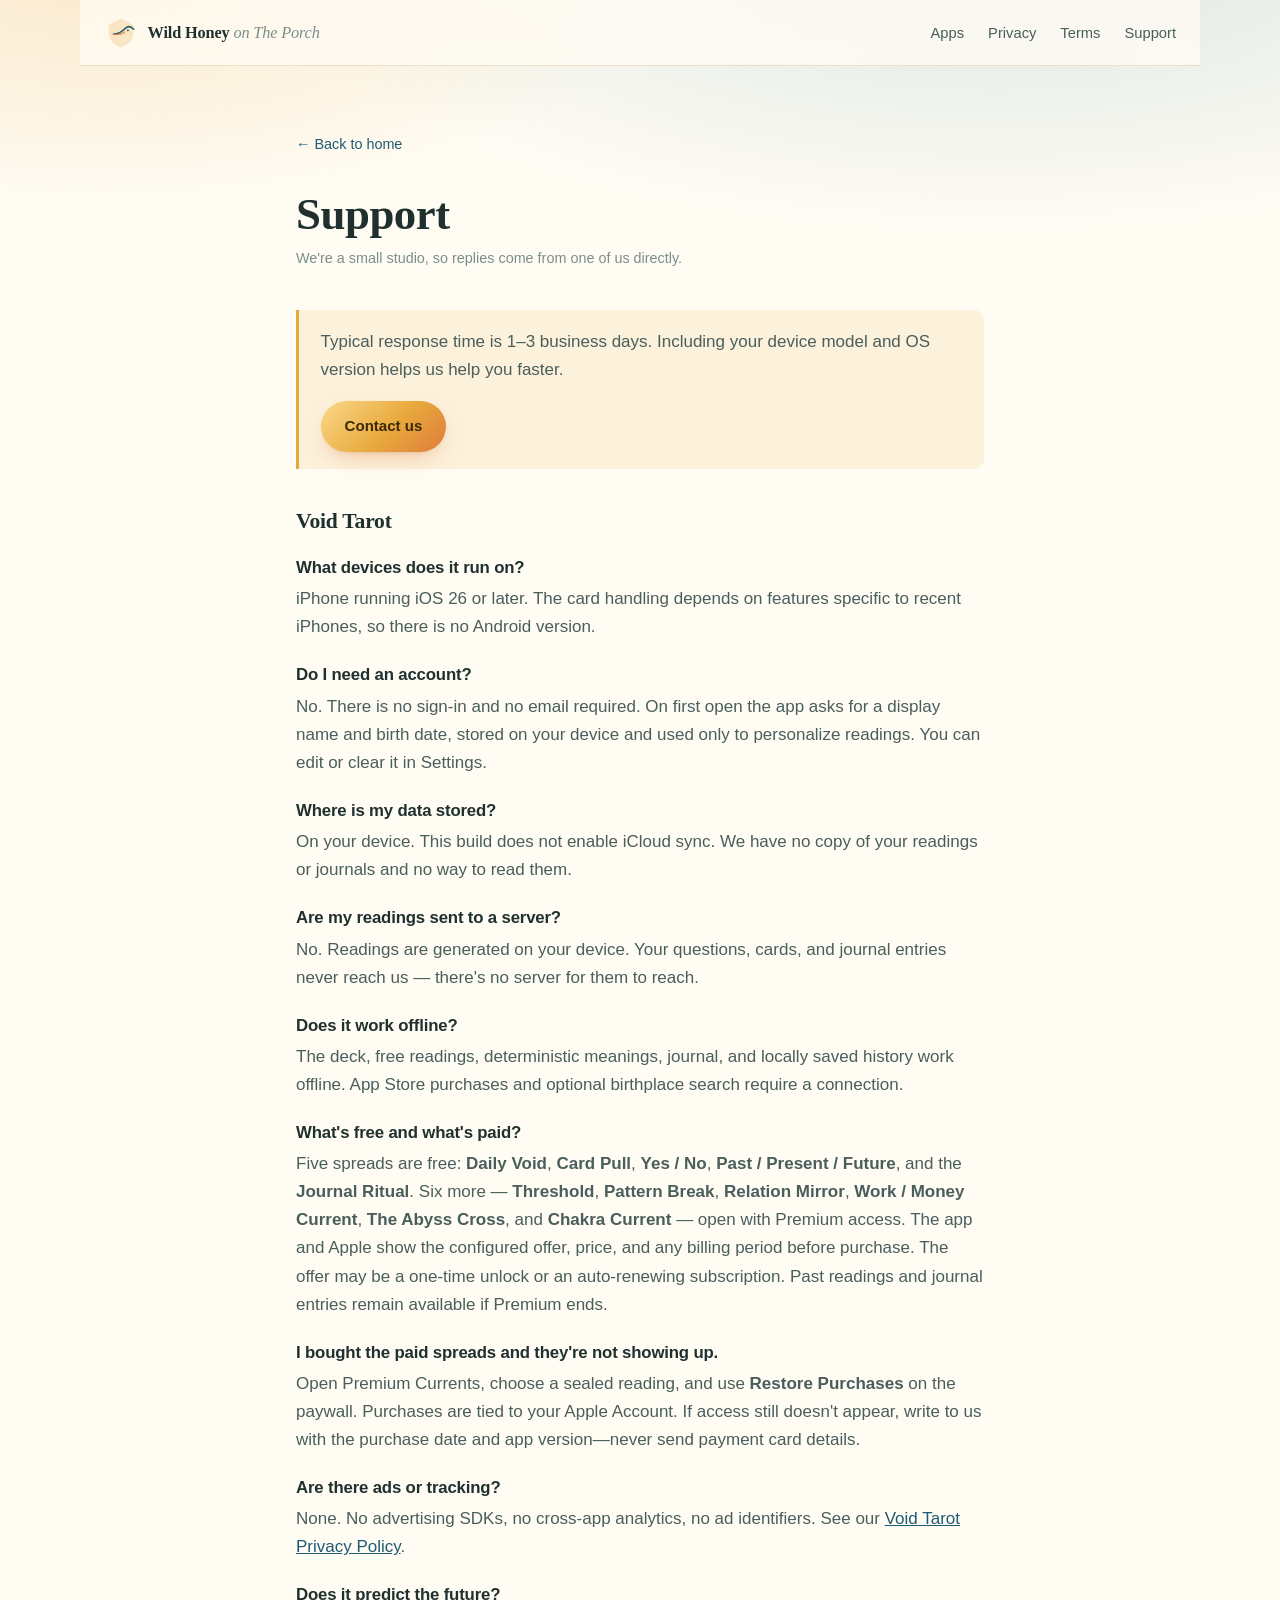
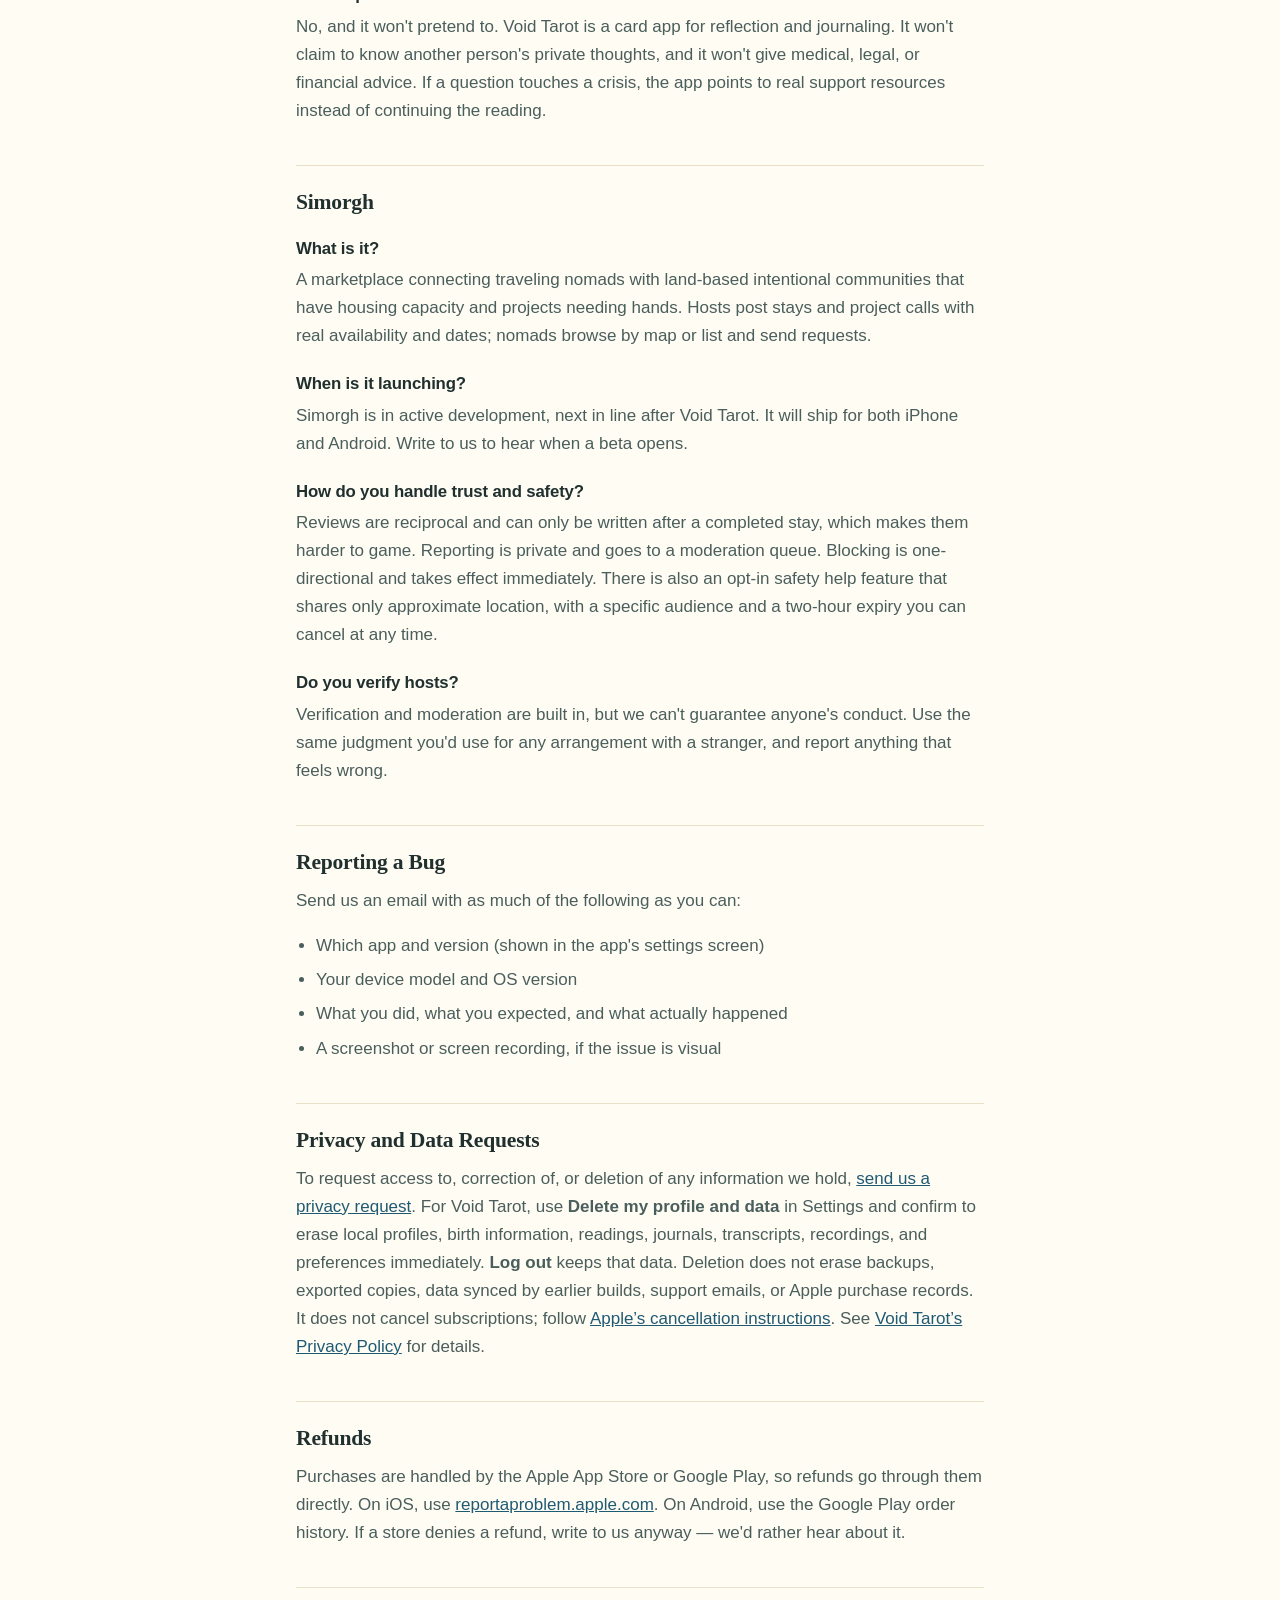
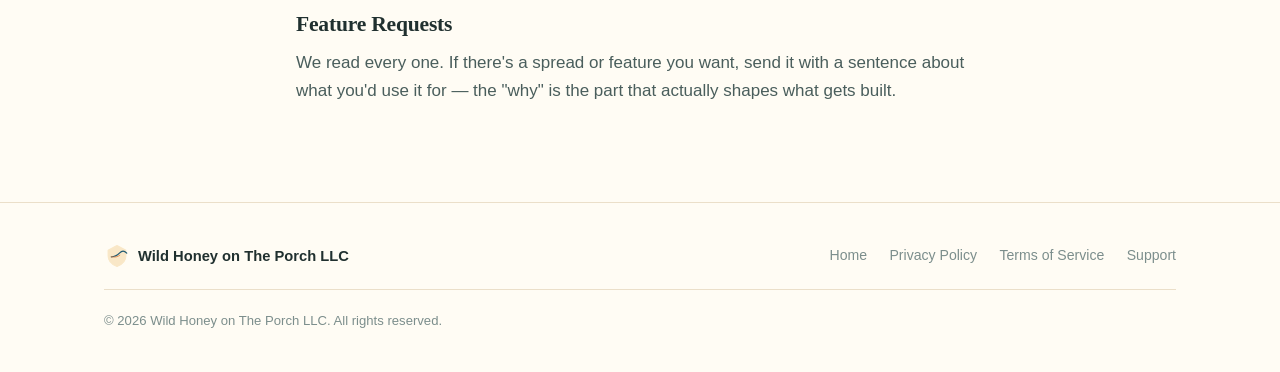
<file: support.html>
<!DOCTYPE html>
<html lang="en">
<head>
<meta charset="utf-8">
<meta name="viewport" content="width=device-width, initial-scale=1">
<title>Support — Wild Honey on The Porch LLC</title>
<meta name="description" content="Support and FAQ for Void Tarot, Simorgh, and other Wild Honey on The Porch apps.">
<link rel="icon" href="assets/favicon.svg" type="image/svg+xml">
<link rel="stylesheet" href="styles.css">
</head>
<body>

<header class="nav">
  <a class="brand" href="index.html">
    <svg class="mark" viewBox="0 0 64 64" aria-hidden="true">
      <path d="M32 6l22 12v14c0 12-9 21-22 26C19 53 10 44 10 32V18z" class="hex"/>
      <path d="M18 34c9 0 15-4 20-9 3-3 6-5 9-5s6 2 9 5" class="wing"/>
      <path d="M18 34c9 2 16 0 21-4" class="wing2"/>
      <circle cx="45" cy="27" r="1.6" class="eye"/>
    </svg>
    <span class="brandtext">Wild Honey <em>on The Porch</em></span>
  </a>
  <nav>
    <a href="index.html#apps">Apps</a>
    <a href="privacy.html">Privacy</a>
    <a href="terms.html">Terms</a>
    <a href="support.html">Support</a>
  </nav>
</header>

<main class="doc">
  <a class="back" href="index.html">← Back to home</a>
  <h1>Support</h1>
  <p class="updated">We're a small studio, so replies come from one of us directly.</p>

  <div class="callout">
    <p>
      Typical response time is 1–3 business days. Including your device model and
      OS version helps us help you faster.
    </p>
    <p class="callout-cta">
      <a class="btn primary" href="mailto:mishelleweaver@gmail.com?subject=Support%20request">Contact us</a>
    </p>
  </div>

  <h2>Void Tarot</h2>

  <h3>What devices does it run on?</h3>
  <p>
    iPhone running iOS 26 or later. The card handling depends on features
    specific to recent iPhones, so there is no Android version.
  </p>

  <h3>Do I need an account?</h3>
  <p>
    No. There is no sign-in and no email required. On first open the app asks
    for a display name and birth date, stored on your device and used only to
    personalize readings. You can edit or clear it in Settings.
  </p>

  <h3>Where is my data stored?</h3>
  <p>
    On your device. This build does not enable iCloud sync. We have no copy
    of your readings or journals and no way to read them.
  </p>

  <h3>Are my readings sent to a server?</h3>
  <p>
    No. Readings are generated on your device. Your questions, cards, and
    journal entries never reach us — there's no server for them to reach.
  </p>

  <h3>Does it work offline?</h3>
  <p>
    The deck, free readings, deterministic meanings, journal, and locally
    saved history work offline. App Store purchases and optional birthplace
    search require a connection.
  </p>

  <h3>What's free and what's paid?</h3>
  <p>
    Five spreads are free: <strong>Daily Void</strong>, <strong>Card Pull</strong>,
    <strong>Yes / No</strong>, <strong>Past / Present / Future</strong>, and the
    <strong>Journal Ritual</strong>. Six more —
    <strong>Threshold</strong>, <strong>Pattern Break</strong>,
    <strong>Relation Mirror</strong>, <strong>Work / Money Current</strong>,
    <strong>The Abyss Cross</strong>, and <strong>Chakra Current</strong> —
    open with Premium access. The app and Apple show the configured offer,
    price, and any billing period before purchase. The offer may be a one-time
    unlock or an auto-renewing subscription. Past readings and journal entries
    remain available if Premium ends.
  </p>

  <h3>I bought the paid spreads and they're not showing up.</h3>
  <p>
    Open Premium Currents, choose a sealed reading, and use
    <strong>Restore Purchases</strong> on the paywall. Purchases are tied to
    your Apple Account. If access still doesn't appear, write to us with the
    purchase date and app version—never send payment card details.
  </p>



  <h3>Are there ads or tracking?</h3>
  <p>
    None. No advertising SDKs, no cross-app analytics, no ad identifiers. See our
    <a href="void-tarot/privacy.html">Void Tarot Privacy Policy</a>.
  </p>

  <h3>Does it predict the future?</h3>
  <p>
    No, and it won't pretend to. Void Tarot is a card app for reflection and
    journaling. It won't claim to know another person's private thoughts, and it
    won't give medical, legal, or financial advice. If a question touches a
    crisis, the app points to real support resources instead of continuing the
    reading.
  </p>

  <h2>Simorgh</h2>

  <h3>What is it?</h3>
  <p>
    A marketplace connecting traveling nomads with land-based intentional
    communities that have housing capacity and projects needing hands. Hosts post
    stays and project calls with real availability and dates; nomads browse by
    map or list and send requests.
  </p>

  <h3>When is it launching?</h3>
  <p>
    Simorgh is in active development, next in line after Void Tarot. It will
    ship for both iPhone and Android. Write to us to hear when a beta opens.
  </p>

  <h3>How do you handle trust and safety?</h3>
  <p>
    Reviews are reciprocal and can only be written after a completed stay, which
    makes them harder to game. Reporting is private and goes to a moderation
    queue. Blocking is one-directional and takes effect immediately. There is
    also an opt-in safety help feature that shares only approximate location,
    with a specific audience and a two-hour expiry you can cancel at any time.
  </p>

  <h3>Do you verify hosts?</h3>
  <p>
    Verification and moderation are built in, but we can't guarantee anyone's
    conduct. Use the same judgment you'd use for any arrangement with a
    stranger, and report anything that feels wrong.
  </p>

  <h2>Reporting a Bug</h2>
  <p>Send us an email with as much of the following as you can:</p>
  <ul>
    <li>Which app and version (shown in the app's settings screen)</li>
    <li>Your device model and OS version</li>
    <li>What you did, what you expected, and what actually happened</li>
    <li>A screenshot or screen recording, if the issue is visual</li>
  </ul>

  <h2>Privacy and Data Requests</h2>
  <p>
    To request access to, correction of, or deletion of any information we hold,
    <a href="mailto:mishelleweaver@gmail.com?subject=Privacy%20Request">send us a privacy request</a>.
    For Void Tarot, use <strong>Delete my profile and data</strong> in Settings
    and confirm to erase local profiles, birth information, readings, journals,
    transcripts, recordings, and preferences immediately. <strong>Log out</strong>
    keeps that data. Deletion does not erase backups, exported copies, data
    synced by earlier builds, support emails, or Apple purchase records.
    It does not cancel subscriptions; follow <a href="https://support.apple.com/en-us/118428" target="_blank" rel="noopener">Apple’s cancellation instructions</a>.
    See <a href="void-tarot/privacy.html">Void Tarot’s Privacy Policy</a> for details.
  </p>

  <h2>Refunds</h2>
  <p>
    Purchases are handled by the Apple App Store or Google Play, so refunds go
    through them directly. On iOS, use
    <a href="https://reportaproblem.apple.com" target="_blank" rel="noopener">reportaproblem.apple.com</a>.
    On Android, use the Google Play order history. If a store denies a refund,
    write to us anyway — we'd rather hear about it.
  </p>

  <h2>Feature Requests</h2>
  <p>
    We read every one. If there's a spread or feature you want, send it with a
    sentence about what you'd use it for — the "why" is the part that actually
    shapes what gets built.
  </p>
</main>

<footer>
  <div class="foot">
    <div class="fbrand">
      <svg class="mark sm" viewBox="0 0 64 64" aria-hidden="true">
        <path d="M32 6l22 12v14c0 12-9 21-22 26C19 53 10 44 10 32V18z" class="hex"/>
        <path d="M18 34c9 0 15-4 20-9 3-3 6-5 9-5s6 2 9 5" class="wing"/>
        <path d="M18 34c9 2 16 0 21-4" class="wing2"/>
      </svg>
      <span>Wild Honey on The Porch LLC</span>
    </div>
    <nav class="flinks">
      <a href="index.html">Home</a>
      <a href="privacy.html">Privacy Policy</a>
      <a href="terms.html">Terms of Service</a>
      <a href="support.html">Support</a>
    </nav>
    <p class="copy">© <span id="yr">2026</span> Wild Honey on The Porch LLC. All rights reserved.</p>
  </div>
</footer>
<script>document.getElementById('yr').textContent=new Date().getFullYear();</script>
</body>
</html>
</file>
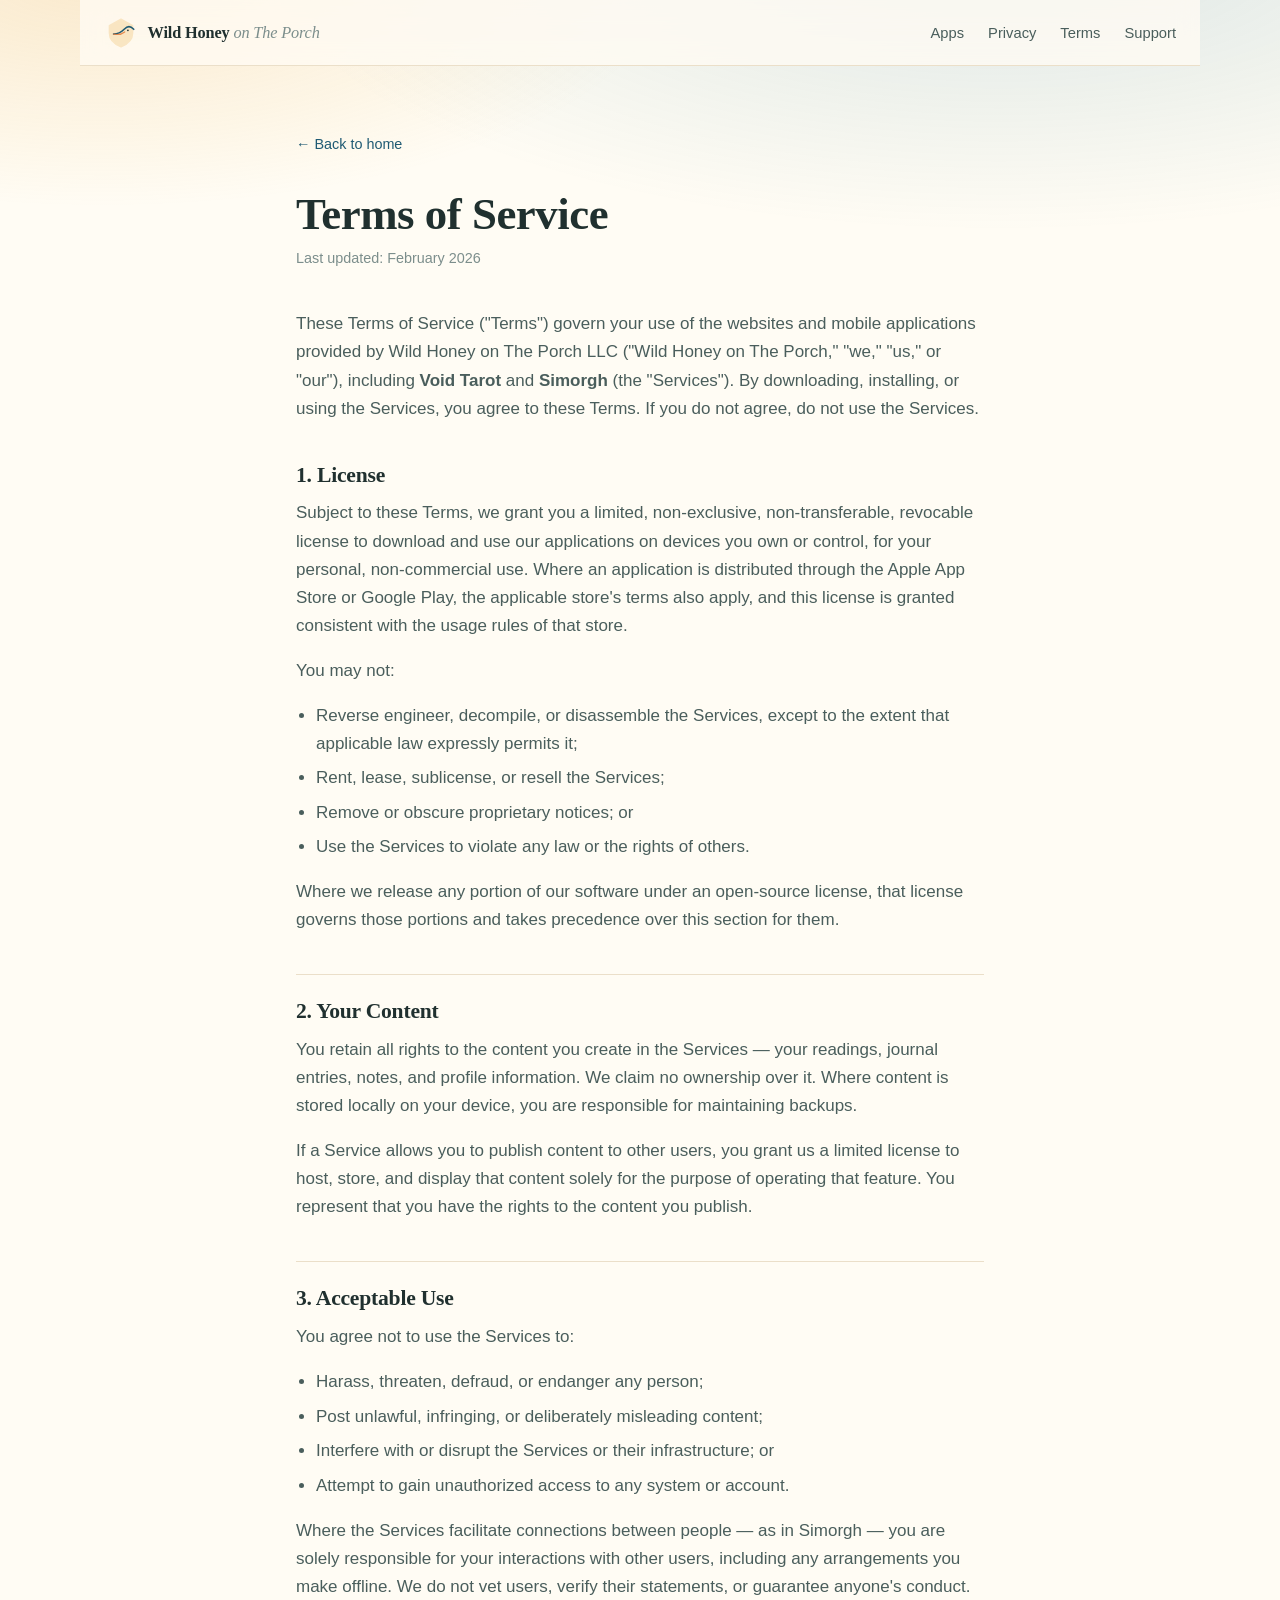
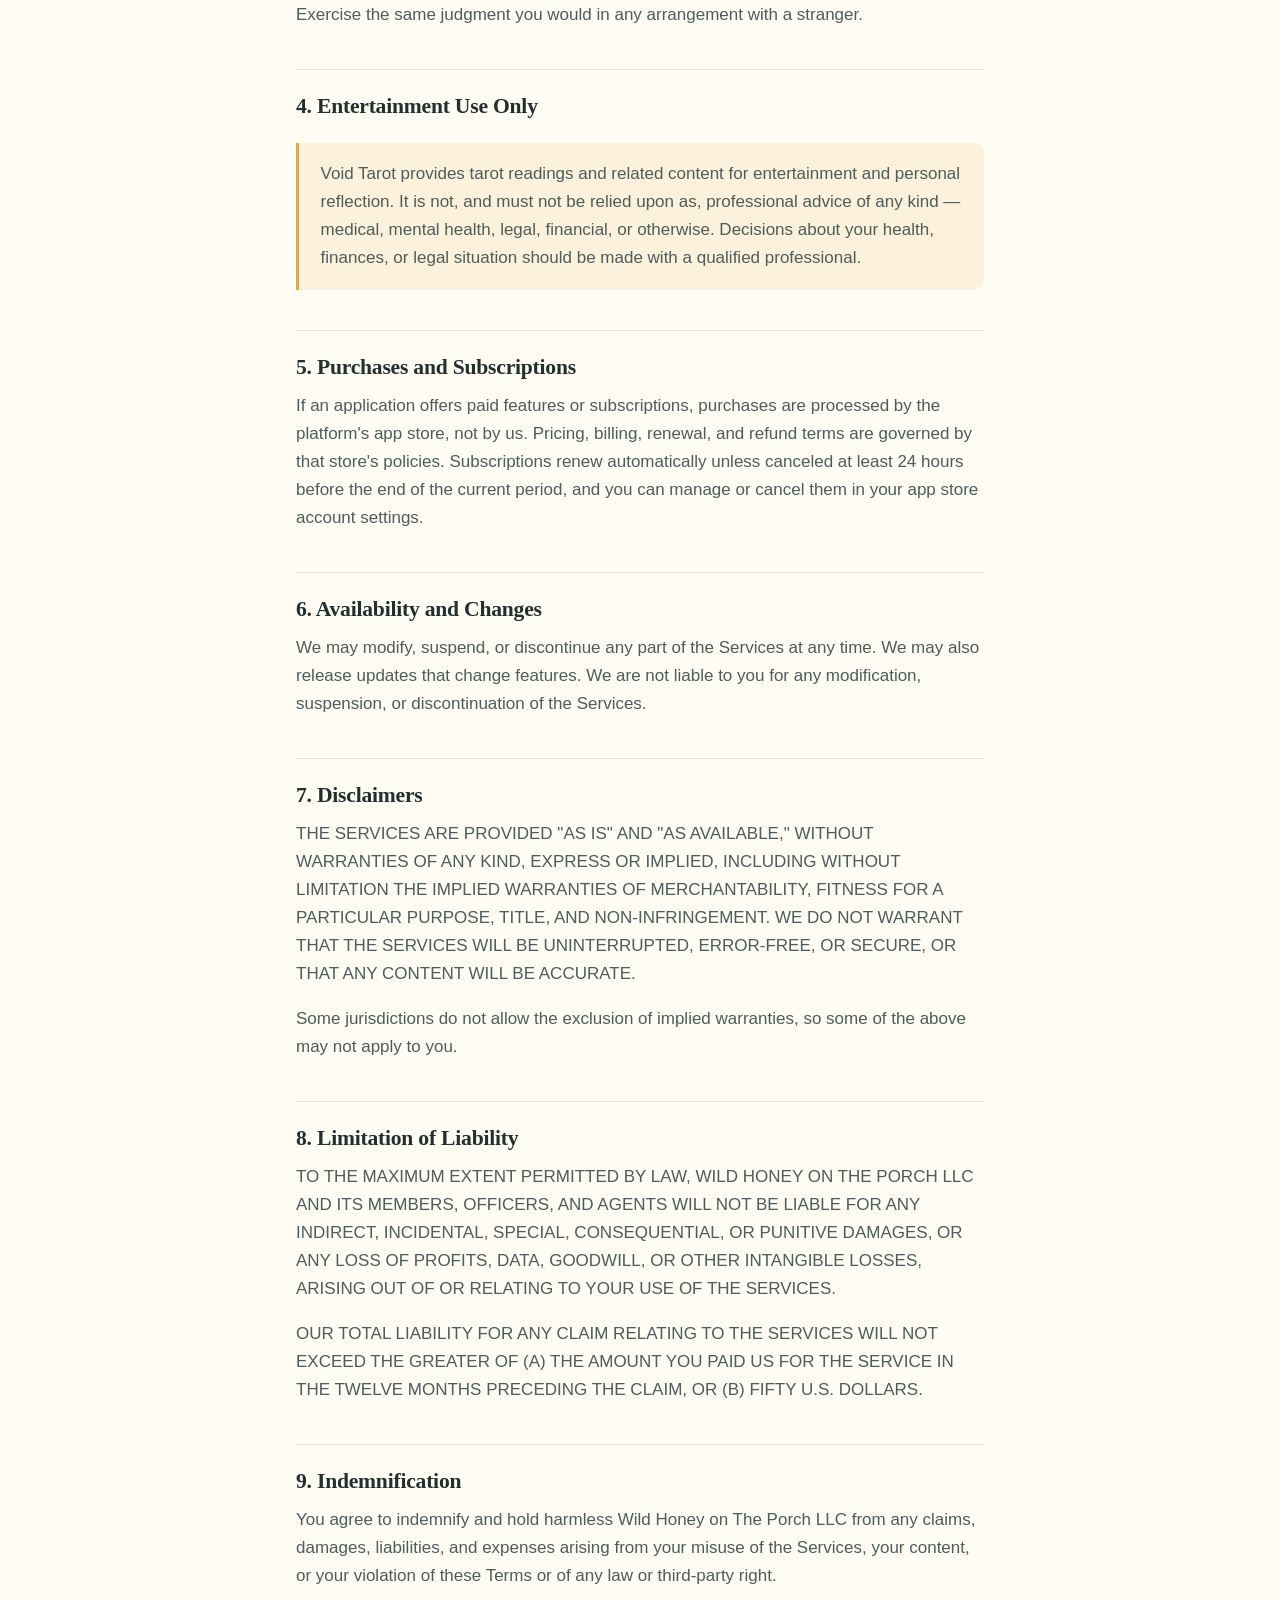
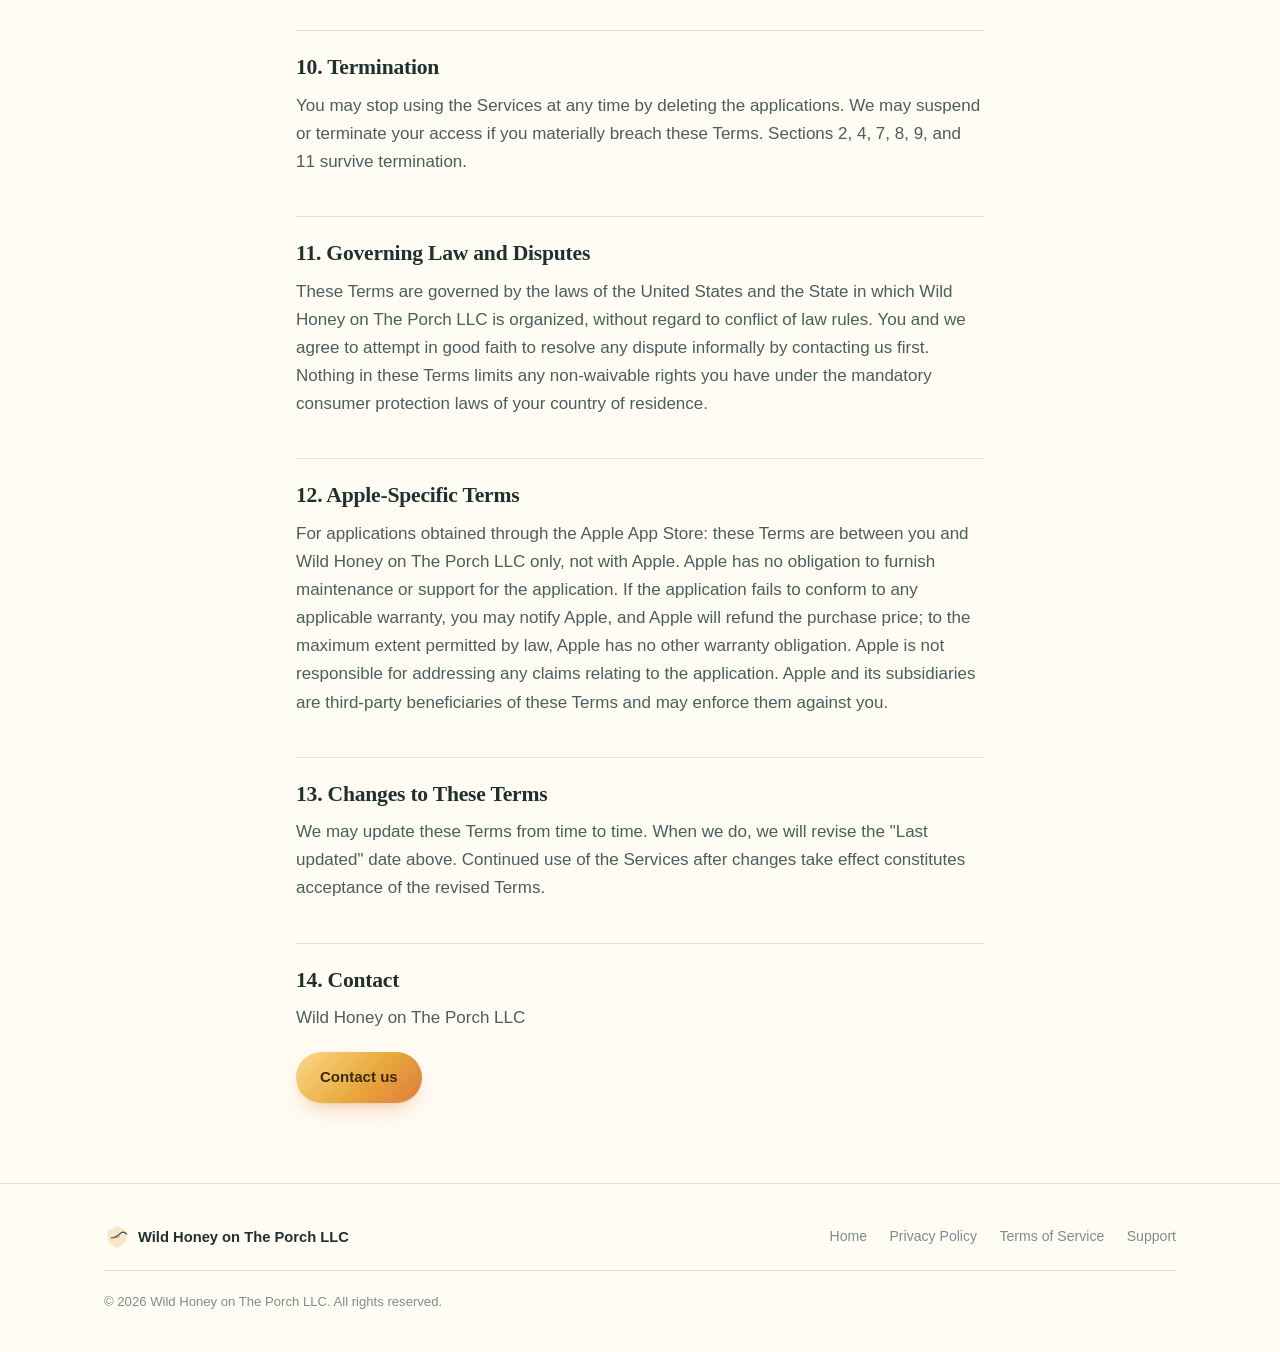
<file: terms.html>
<!DOCTYPE html>
<html lang="en">
<head>
<meta charset="utf-8">
<meta name="viewport" content="width=device-width, initial-scale=1">
<title>Terms of Service — Wild Honey on The Porch LLC</title>
<meta name="description" content="Terms of Service for Wild Honey on The Porch LLC applications and website.">
<link rel="icon" href="assets/favicon.svg" type="image/svg+xml">
<link rel="stylesheet" href="styles.css">
</head>
<body>

<header class="nav">
  <a class="brand" href="index.html">
    <svg class="mark" viewBox="0 0 64 64" aria-hidden="true">
      <path d="M32 6l22 12v14c0 12-9 21-22 26C19 53 10 44 10 32V18z" class="hex"/>
      <path d="M18 34c9 0 15-4 20-9 3-3 6-5 9-5s6 2 9 5" class="wing"/>
      <path d="M18 34c9 2 16 0 21-4" class="wing2"/>
      <circle cx="45" cy="27" r="1.6" class="eye"/>
    </svg>
    <span class="brandtext">Wild Honey <em>on The Porch</em></span>
  </a>
  <nav>
    <a href="index.html#apps">Apps</a>
    <a href="privacy.html">Privacy</a>
    <a href="terms.html">Terms</a>
    <a href="support.html">Support</a>
  </nav>
</header>

<main class="doc">
  <a class="back" href="index.html">← Back to home</a>
  <h1>Terms of Service</h1>
  <p class="updated">Last updated: February 2026</p>

  <p>
    These Terms of Service ("Terms") govern your use of the websites and mobile
    applications provided by Wild Honey on The Porch LLC ("Wild Honey on The
    Porch," "we," "us," or "our"), including <strong>Void Tarot</strong> and
    <strong>Simorgh</strong> (the "Services"). By downloading, installing, or using
    the Services, you agree to these Terms. If you do not agree, do not use the
    Services.
  </p>

  <h2>1. License</h2>
  <p>
    Subject to these Terms, we grant you a limited, non-exclusive,
    non-transferable, revocable license to download and use our applications on
    devices you own or control, for your personal, non-commercial use. Where an
    application is distributed through the Apple App Store or Google Play, the
    applicable store's terms also apply, and this license is granted consistent
    with the usage rules of that store.
  </p>
  <p>You may not:</p>
  <ul>
    <li>Reverse engineer, decompile, or disassemble the Services, except to the
      extent that applicable law expressly permits it;</li>
    <li>Rent, lease, sublicense, or resell the Services;</li>
    <li>Remove or obscure proprietary notices; or</li>
    <li>Use the Services to violate any law or the rights of others.</li>
  </ul>
  <p>
    Where we release any portion of our software under an open-source license,
    that license governs those portions and takes precedence over this section
    for them.
  </p>

  <h2>2. Your Content</h2>
  <p>
    You retain all rights to the content you create in the Services — your
    readings, journal entries, notes, and profile information. We claim no
    ownership over it. Where content is stored locally on your device, you are
    responsible for maintaining backups.
  </p>
  <p>
    If a Service allows you to publish content to other users, you grant us a
    limited license to host, store, and display that content solely for the
    purpose of operating that feature. You represent that you have the rights to
    the content you publish.
  </p>

  <h2>3. Acceptable Use</h2>
  <p>You agree not to use the Services to:</p>
  <ul>
    <li>Harass, threaten, defraud, or endanger any person;</li>
    <li>Post unlawful, infringing, or deliberately misleading content;</li>
    <li>Interfere with or disrupt the Services or their infrastructure; or</li>
    <li>Attempt to gain unauthorized access to any system or account.</li>
  </ul>
  <p>
    Where the Services facilitate connections between people — as in Simorgh — you
    are solely responsible for your interactions with other users, including any
    arrangements you make offline. We do not vet users, verify their statements,
    or guarantee anyone's conduct. Exercise the same judgment you would in any
    arrangement with a stranger.
  </p>

  <h2>4. Entertainment Use Only</h2>
  <div class="callout">
    <p>
      Void Tarot provides tarot readings and related content for entertainment
      and personal reflection. It is not, and must not be relied upon as,
      professional advice of any kind — medical, mental health, legal, financial,
      or otherwise. Decisions about your health, finances, or legal situation
      should be made with a qualified professional.
    </p>
  </div>

  <h2>5. Purchases and Subscriptions</h2>
  <p>
    If an application offers paid features or subscriptions, purchases are
    processed by the platform's app store, not by us. Pricing, billing, renewal,
    and refund terms are governed by that store's policies. Subscriptions renew
    automatically unless canceled at least 24 hours before the end of the current
    period, and you can manage or cancel them in your app store account settings.
  </p>

  <h2>6. Availability and Changes</h2>
  <p>
    We may modify, suspend, or discontinue any part of the Services at any time.
    We may also release updates that change features. We are not liable to you
    for any modification, suspension, or discontinuation of the Services.
  </p>

  <h2>7. Disclaimers</h2>
  <p>
    THE SERVICES ARE PROVIDED "AS IS" AND "AS AVAILABLE," WITHOUT WARRANTIES OF
    ANY KIND, EXPRESS OR IMPLIED, INCLUDING WITHOUT LIMITATION THE IMPLIED
    WARRANTIES OF MERCHANTABILITY, FITNESS FOR A PARTICULAR PURPOSE, TITLE, AND
    NON-INFRINGEMENT. WE DO NOT WARRANT THAT THE SERVICES WILL BE UNINTERRUPTED,
    ERROR-FREE, OR SECURE, OR THAT ANY CONTENT WILL BE ACCURATE.
  </p>
  <p>
    Some jurisdictions do not allow the exclusion of implied warranties, so some
    of the above may not apply to you.
  </p>

  <h2>8. Limitation of Liability</h2>
  <p>
    TO THE MAXIMUM EXTENT PERMITTED BY LAW, WILD HONEY ON THE PORCH LLC AND ITS
    MEMBERS, OFFICERS, AND AGENTS WILL NOT BE LIABLE FOR ANY INDIRECT,
    INCIDENTAL, SPECIAL, CONSEQUENTIAL, OR PUNITIVE DAMAGES, OR ANY LOSS OF
    PROFITS, DATA, GOODWILL, OR OTHER INTANGIBLE LOSSES, ARISING OUT OF OR
    RELATING TO YOUR USE OF THE SERVICES.
  </p>
  <p>
    OUR TOTAL LIABILITY FOR ANY CLAIM RELATING TO THE SERVICES WILL NOT EXCEED
    THE GREATER OF (A) THE AMOUNT YOU PAID US FOR THE SERVICE IN THE TWELVE
    MONTHS PRECEDING THE CLAIM, OR (B) FIFTY U.S. DOLLARS.
  </p>

  <h2>9. Indemnification</h2>
  <p>
    You agree to indemnify and hold harmless Wild Honey on The Porch LLC from any
    claims, damages, liabilities, and expenses arising from your misuse of the
    Services, your content, or your violation of these Terms or of any law or
    third-party right.
  </p>

  <h2>10. Termination</h2>
  <p>
    You may stop using the Services at any time by deleting the applications. We
    may suspend or terminate your access if you materially breach these Terms.
    Sections 2, 4, 7, 8, 9, and 11 survive termination.
  </p>

  <h2>11. Governing Law and Disputes</h2>
  <p>
    These Terms are governed by the laws of the United States and the State in
    which Wild Honey on The Porch LLC is organized, without regard to conflict of
    law rules. You and we agree to attempt in good faith to resolve any dispute
    informally by contacting us first. Nothing in these Terms limits any
    non-waivable rights you have under the mandatory consumer protection laws of
    your country of residence.
  </p>

  <h2>12. Apple-Specific Terms</h2>
  <p>
    For applications obtained through the Apple App Store: these Terms are
    between you and Wild Honey on The Porch LLC only, not with Apple. Apple has
    no obligation to furnish maintenance or support for the application. If the
    application fails to conform to any applicable warranty, you may notify
    Apple, and Apple will refund the purchase price; to the maximum extent
    permitted by law, Apple has no other warranty obligation. Apple is not
    responsible for addressing any claims relating to the application. Apple and
    its subsidiaries are third-party beneficiaries of these Terms and may enforce
    them against you.
  </p>

  <h2>13. Changes to These Terms</h2>
  <p>
    We may update these Terms from time to time. When we do, we will revise the
    "Last updated" date above. Continued use of the Services after changes take
    effect constitutes acceptance of the revised Terms.
  </p>

  <h2>14. Contact</h2>
  <p>Wild Honey on The Porch LLC</p>
  <p class="callout-cta">
    <a class="btn primary" href="mailto:mishelleweaver@gmail.com?subject=Terms%20enquiry">Contact us</a>
  </p>
</main>

<footer>
  <div class="foot">
    <div class="fbrand">
      <svg class="mark sm" viewBox="0 0 64 64" aria-hidden="true">
        <path d="M32 6l22 12v14c0 12-9 21-22 26C19 53 10 44 10 32V18z" class="hex"/>
        <path d="M18 34c9 0 15-4 20-9 3-3 6-5 9-5s6 2 9 5" class="wing"/>
        <path d="M18 34c9 2 16 0 21-4" class="wing2"/>
      </svg>
      <span>Wild Honey on The Porch LLC</span>
    </div>
    <nav class="flinks">
      <a href="index.html">Home</a>
      <a href="privacy.html">Privacy Policy</a>
      <a href="terms.html">Terms of Service</a>
      <a href="support.html">Support</a>
    </nav>
    <p class="copy">© <span id="yr">2026</span> Wild Honey on The Porch LLC. All rights reserved.</p>
  </div>
</footer>
<script>document.getElementById('yr').textContent=new Date().getFullYear();</script>
</body>
</html>
</file>
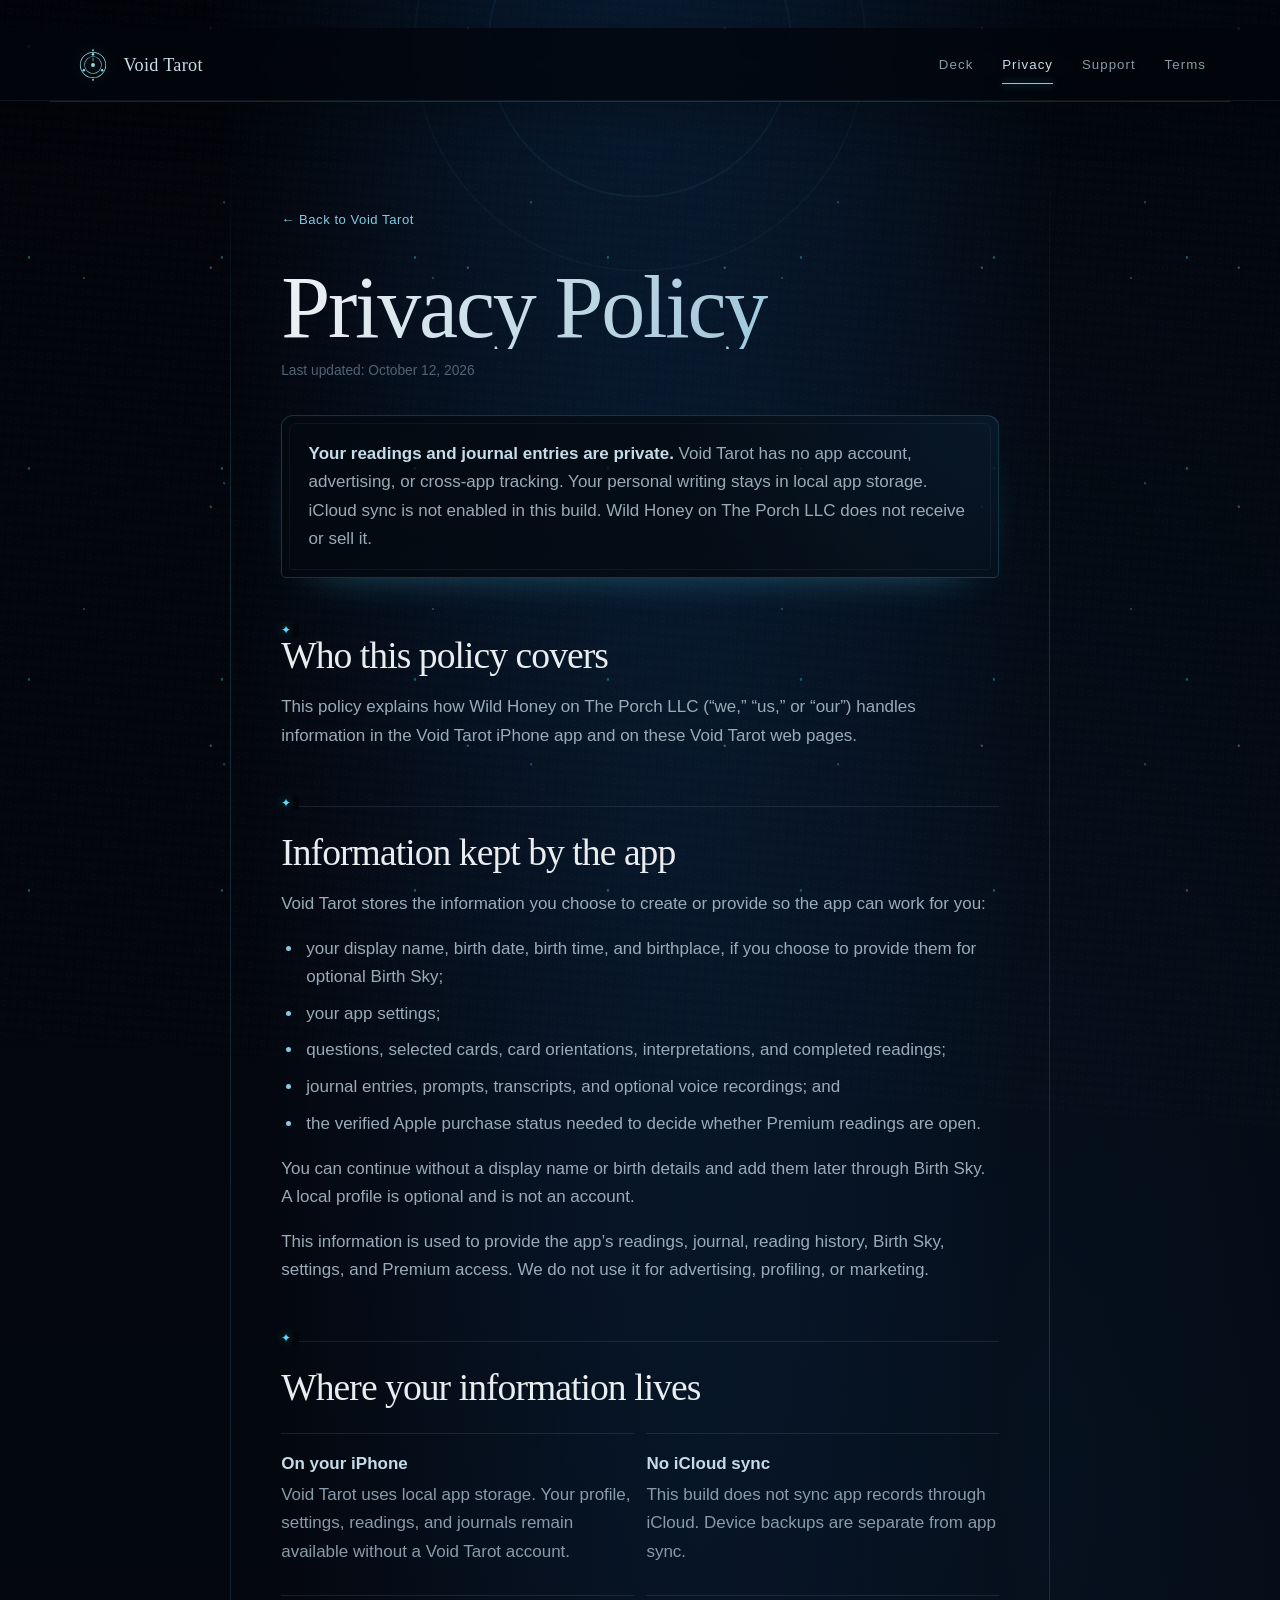
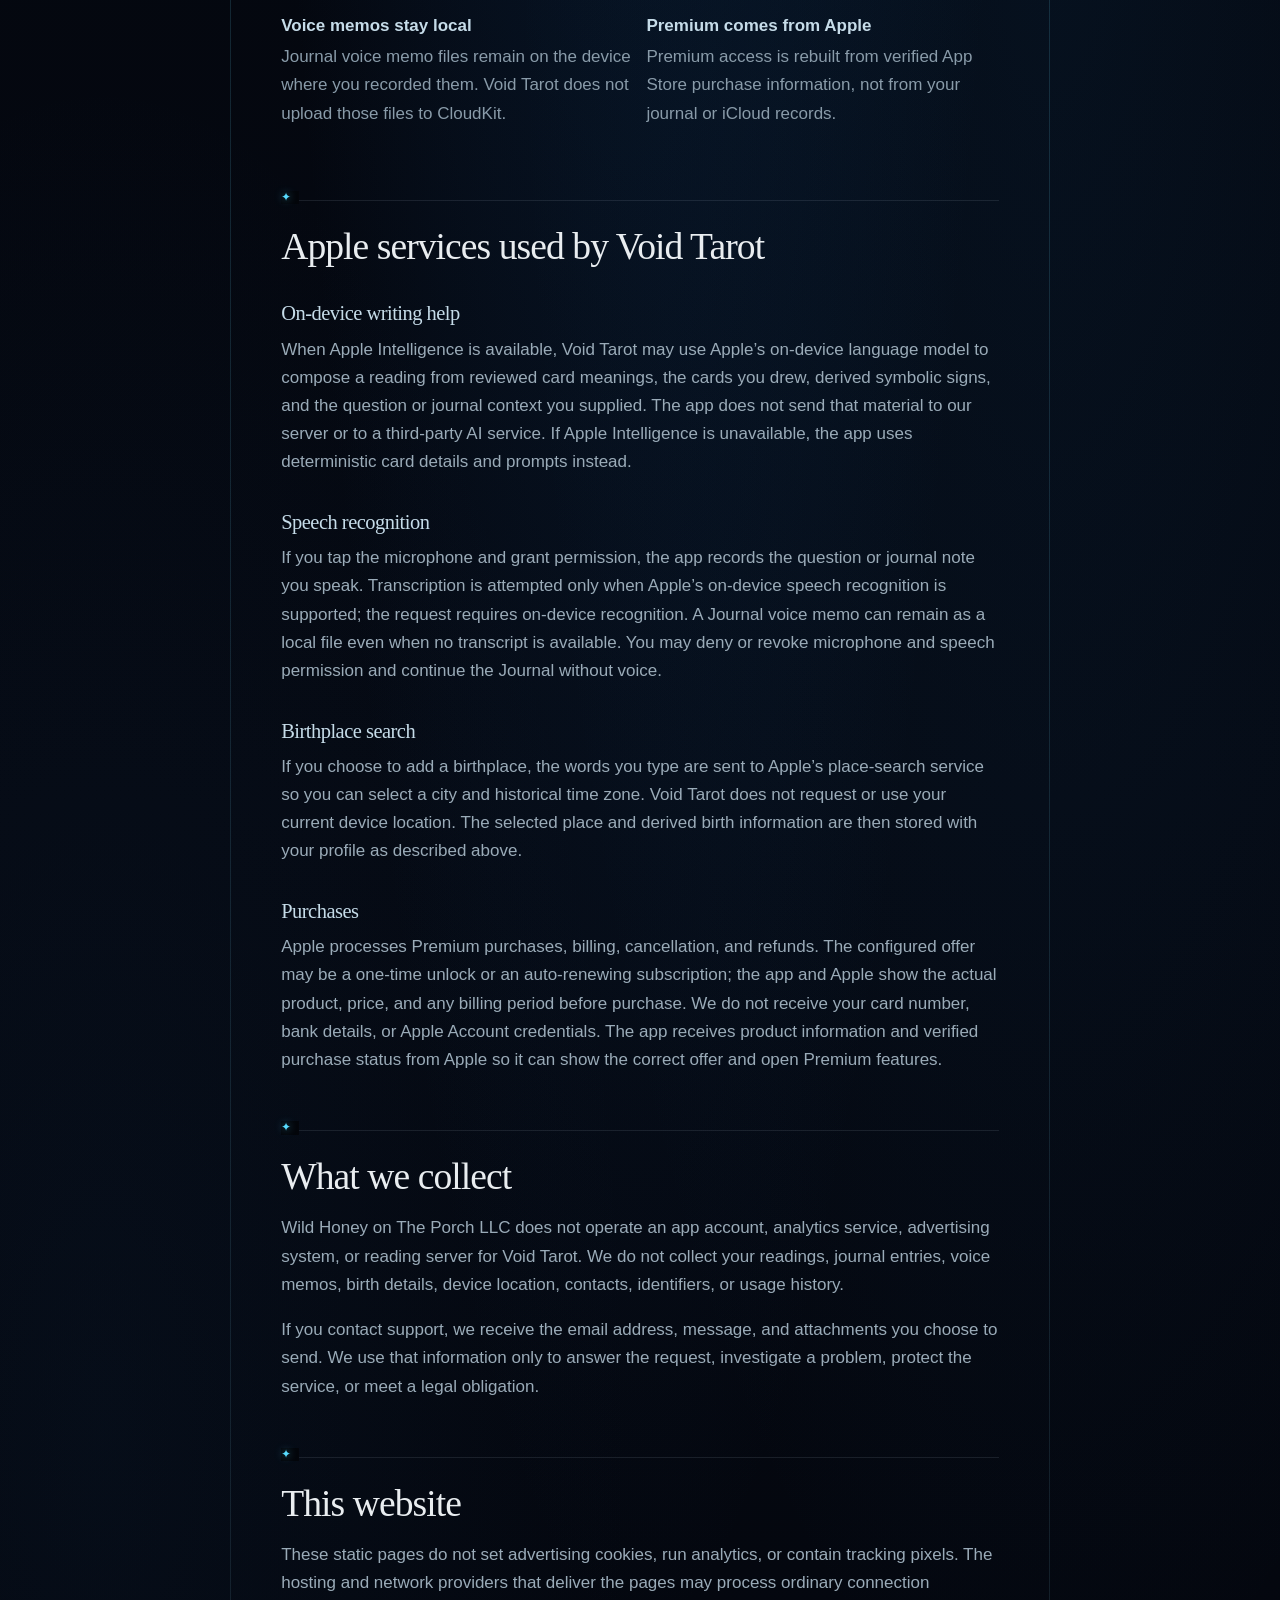
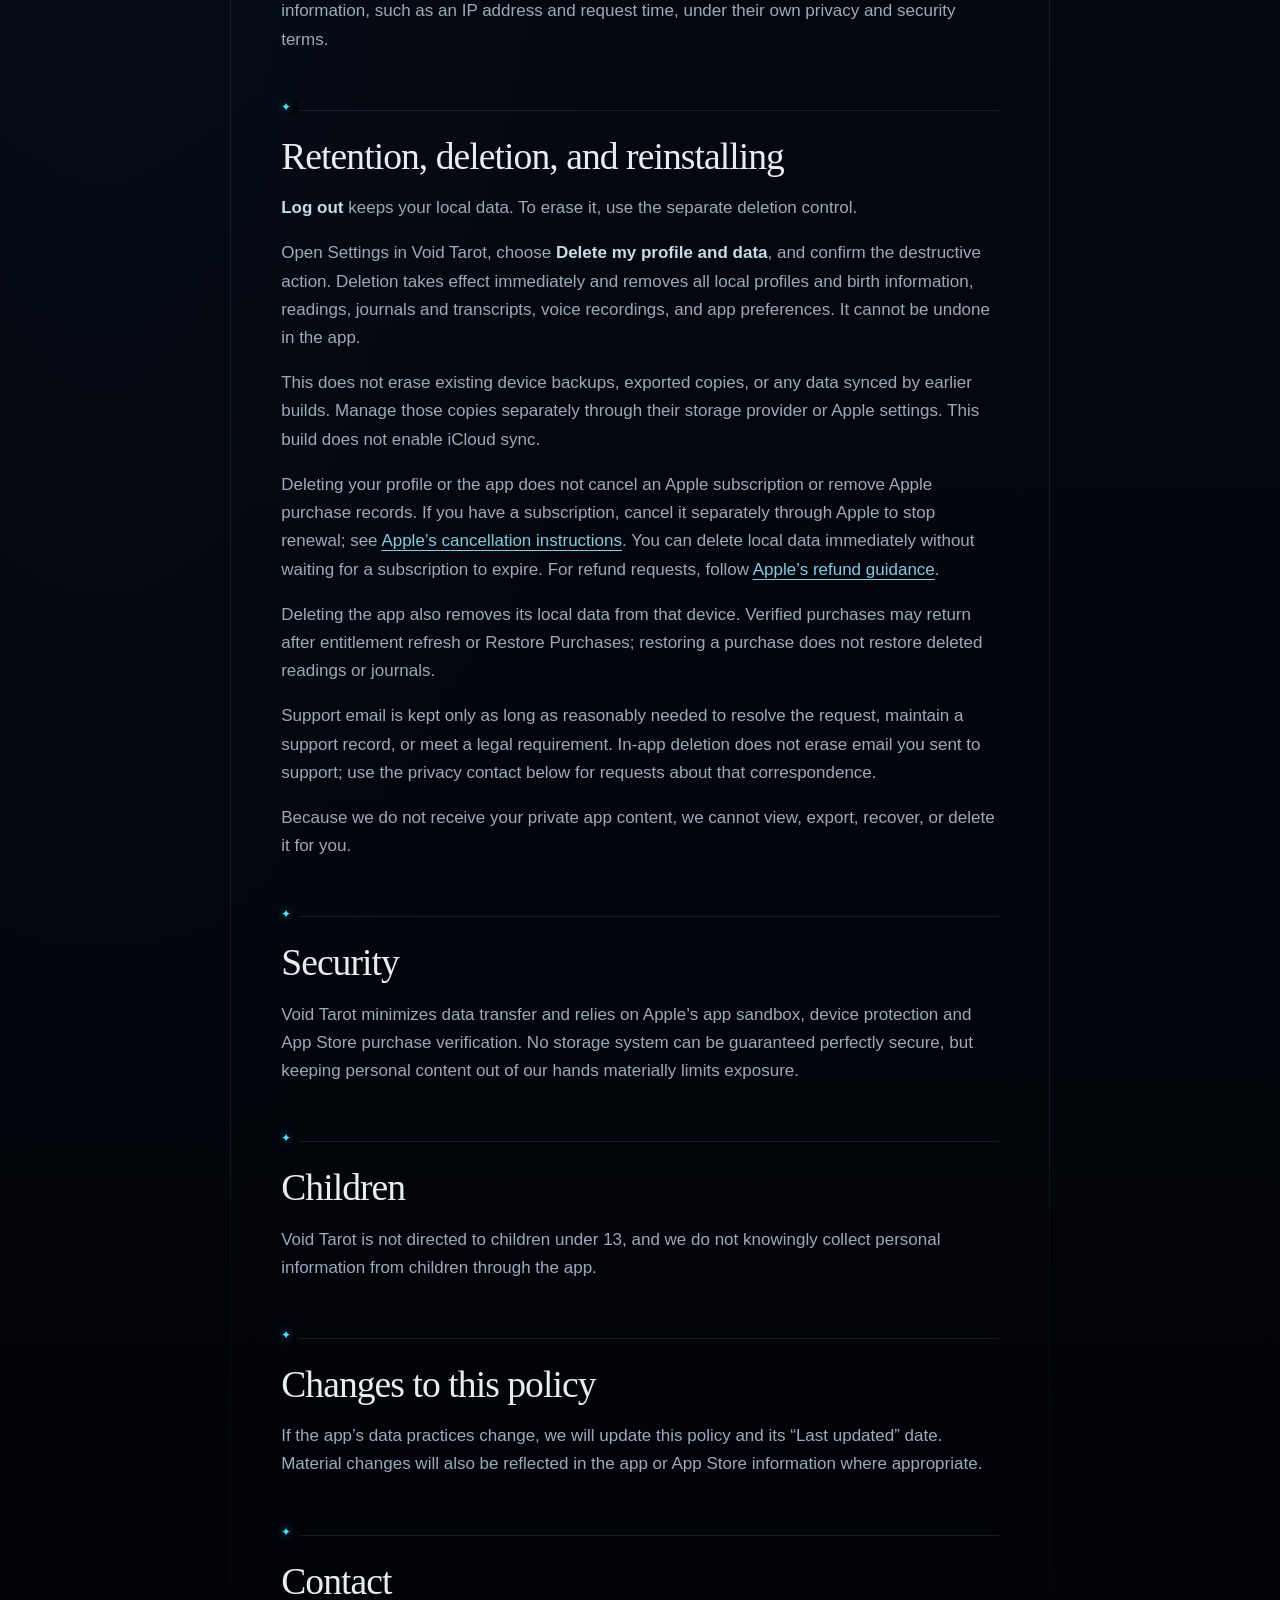
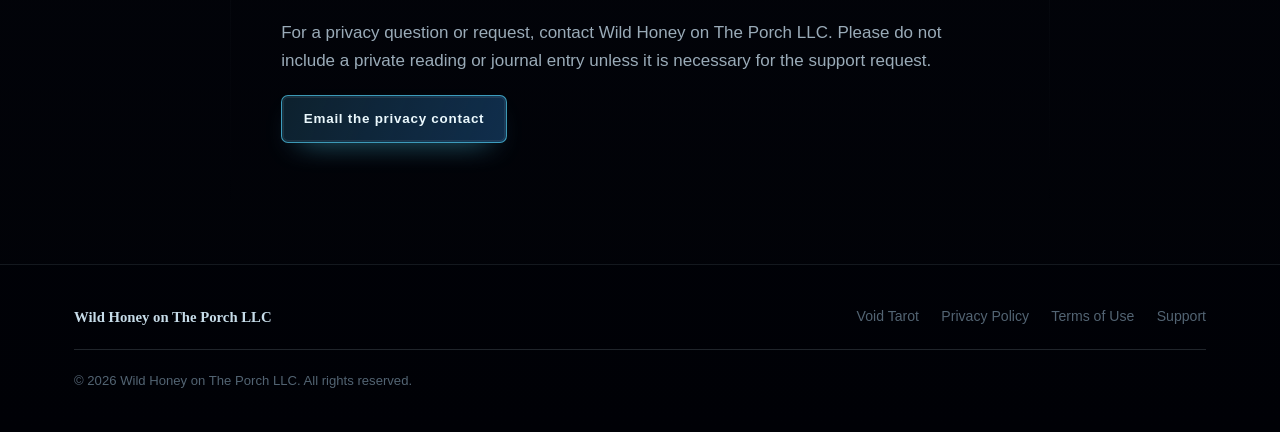
<file: void-tarot/privacy.html>
<!DOCTYPE html>
<html lang="en">
<head>
<meta charset="utf-8">
<meta name="viewport" content="width=device-width, initial-scale=1">
<title>Void Tarot Privacy Policy</title>
<meta name="description" content="Privacy Policy for Void Tarot by Wild Honey on The Porch LLC.">
<meta name="theme-color" content="#03050a">
<link rel="icon" href="../assets/void-tarot/void-tarot-favicon.svg" type="image/svg+xml">
<link rel="stylesheet" href="../styles.css">
<link rel="stylesheet" href="void-tarot.css">
</head>
<body class="vt-page">
<a class="skip" href="#main">Skip to content</a>

<header class="nav">
  <a class="brand vt-brand" href="index.html">
    <img class="vt-brand-sigil" src="../assets/void-tarot/icons/daily-void.svg" alt="" width="40" height="40">
    <span class="brandtext">Void Tarot</span>
  </a>
  <nav aria-label="Void Tarot">
    <a href="index.html#deck">Deck</a>
    <a href="privacy.html" aria-current="page">Privacy</a>
    <a href="support.html">Support</a>
    <a href="terms.html">Terms</a>
  </nav>
</header>

<main id="main" class="doc vt-doc">
  <a class="back" href="index.html">← Back to Void Tarot</a>
  <h1>Privacy Policy</h1>
  <p class="updated">Last updated: October 12, 2026</p>

  <div class="vt-summary">
    <p><strong>Your readings and journal entries are private.</strong> Void Tarot has no app account, advertising, or cross-app tracking. Your personal writing stays in local app storage. iCloud sync is not enabled in this build. Wild Honey on The Porch LLC does not receive or sell it.</p>
  </div>

  <h2>Who this policy covers</h2>
  <p>This policy explains how Wild Honey on The Porch LLC (“we,” “us,” or “our”) handles information in the Void Tarot iPhone app and on these Void Tarot web pages.</p>

  <h2>Information kept by the app</h2>
  <p>Void Tarot stores the information you choose to create or provide so the app can work for you:</p>
  <ul>
    <li>your display name, birth date, birth time, and birthplace, if you choose to provide them for optional Birth Sky;</li>
    <li>your app settings;</li>
    <li>questions, selected cards, card orientations, interpretations, and completed readings;</li>
    <li>journal entries, prompts, transcripts, and optional voice recordings; and</li>
    <li>the verified Apple purchase status needed to decide whether Premium readings are open.</li>
  </ul>
  <p>You can continue without a display name or birth details and add them later through Birth Sky. A local profile is optional and is not an account.</p>
  <p>This information is used to provide the app’s readings, journal, reading history, Birth Sky, settings, and Premium access. We do not use it for advertising, profiling, or marketing.</p>

  <h2>Where your information lives</h2>
  <div class="vt-facts">
    <div class="vt-fact"><strong>On your iPhone</strong>Void Tarot uses local app storage. Your profile, settings, readings, and journals remain available without a Void Tarot account.</div>
    <div class="vt-fact"><strong>No iCloud sync</strong>This build does not sync app records through iCloud. Device backups are separate from app sync.</div>
    <div class="vt-fact"><strong>Voice memos stay local</strong>Journal voice memo files remain on the device where you recorded them. Void Tarot does not upload those files to CloudKit.</div>
    <div class="vt-fact"><strong>Premium comes from Apple</strong>Premium access is rebuilt from verified App Store purchase information, not from your journal or iCloud records.</div>
  </div>

  <h2>Apple services used by Void Tarot</h2>

  <h3>On-device writing help</h3>
  <p>When Apple Intelligence is available, Void Tarot may use Apple’s on-device language model to compose a reading from reviewed card meanings, the cards you drew, derived symbolic signs, and the question or journal context you supplied. The app does not send that material to our server or to a third-party AI service. If Apple Intelligence is unavailable, the app uses deterministic card details and prompts instead.</p>

  <h3>Speech recognition</h3>
  <p>If you tap the microphone and grant permission, the app records the question or journal note you speak. Transcription is attempted only when Apple’s on-device speech recognition is supported; the request requires on-device recognition. A Journal voice memo can remain as a local file even when no transcript is available. You may deny or revoke microphone and speech permission and continue the Journal without voice.</p>

  <h3>Birthplace search</h3>
  <p>If you choose to add a birthplace, the words you type are sent to Apple’s place-search service so you can select a city and historical time zone. Void Tarot does not request or use your current device location. The selected place and derived birth information are then stored with your profile as described above.</p>

  <h3>Purchases</h3>
  <p>Apple processes Premium purchases, billing, cancellation, and refunds. The configured offer may be a one-time unlock or an auto-renewing subscription; the app and Apple show the actual product, price, and any billing period before purchase. We do not receive your card number, bank details, or Apple Account credentials. The app receives product information and verified purchase status from Apple so it can show the correct offer and open Premium features.</p>

  <h2>What we collect</h2>
  <p>Wild Honey on The Porch LLC does not operate an app account, analytics service, advertising system, or reading server for Void Tarot. We do not collect your readings, journal entries, voice memos, birth details, device location, contacts, identifiers, or usage history.</p>
  <p>If you contact support, we receive the email address, message, and attachments you choose to send. We use that information only to answer the request, investigate a problem, protect the service, or meet a legal obligation.</p>

  <h2>This website</h2>
  <p>These static pages do not set advertising cookies, run analytics, or contain tracking pixels. The hosting and network providers that deliver the pages may process ordinary connection information, such as an IP address and request time, under their own privacy and security terms.</p>

  <h2>Retention, deletion, and reinstalling</h2>
  <p><strong>Log out</strong> keeps your local data. To erase it, use the separate deletion control.</p>
  <p>Open Settings in Void Tarot, choose <strong>Delete my profile and data</strong>, and confirm the destructive action. Deletion takes effect immediately and removes all local profiles and birth information, readings, journals and transcripts, voice recordings, and app preferences. It cannot be undone in the app.</p>
  <p>This does not erase existing device backups, exported copies, or any data synced by earlier builds. Manage those copies separately through their storage provider or Apple settings. This build does not enable iCloud sync.</p>
  <p>Deleting your profile or the app does not cancel an Apple subscription or remove Apple purchase records. If you have a subscription, cancel it separately through Apple to stop renewal; see <a href="https://support.apple.com/en-us/118428" target="_blank" rel="noopener">Apple’s cancellation instructions</a>. You can delete local data immediately without waiting for a subscription to expire. For refund requests, follow <a href="https://support.apple.com/en-us/118223" target="_blank" rel="noopener">Apple’s refund guidance</a>.</p>
  <p>Deleting the app also removes its local data from that device. Verified purchases may return after entitlement refresh or Restore Purchases; restoring a purchase does not restore deleted readings or journals.</p>
  <p>Support email is kept only as long as reasonably needed to resolve the request, maintain a support record, or meet a legal requirement. In-app deletion does not erase email you sent to support; use the privacy contact below for requests about that correspondence.</p>
  <p>Because we do not receive your private app content, we cannot view, export, recover, or delete it for you.</p>

  <h2>Security</h2>
  <p>Void Tarot minimizes data transfer and relies on Apple’s app sandbox, device protection and App Store purchase verification. No storage system can be guaranteed perfectly secure, but keeping personal content out of our hands materially limits exposure.</p>

  <h2>Children</h2>
  <p>Void Tarot is not directed to children under 13, and we do not knowingly collect personal information from children through the app.</p>

  <h2>Changes to this policy</h2>
  <p>If the app’s data practices change, we will update this policy and its “Last updated” date. Material changes will also be reflected in the app or App Store information where appropriate.</p>

  <h2>Contact</h2>
  <p>For a privacy question or request, contact Wild Honey on The Porch LLC. Please do not include a private reading or journal entry unless it is necessary for the support request.</p>
  <p class="callout-cta"><a class="btn primary" href="mailto:mishelleweaver@gmail.com?subject=Void%20Tarot%20Privacy%20Request">Email the privacy contact</a></p>
</main>

<footer>
  <div class="foot">
    <div class="fbrand"><span>Wild Honey on The Porch LLC</span></div>
    <nav class="flinks" aria-label="Legal">
      <a href="index.html">Void Tarot</a>
      <a href="privacy.html">Privacy Policy</a>
      <a href="terms.html">Terms of Use</a>
      <a href="support.html">Support</a>
    </nav>
    <p class="copy">© <span id="yr">2026</span> Wild Honey on The Porch LLC. All rights reserved.</p>
  </div>
</footer>
<script>document.getElementById('yr').textContent=new Date().getFullYear();</script>
</body>
</html>
</file>
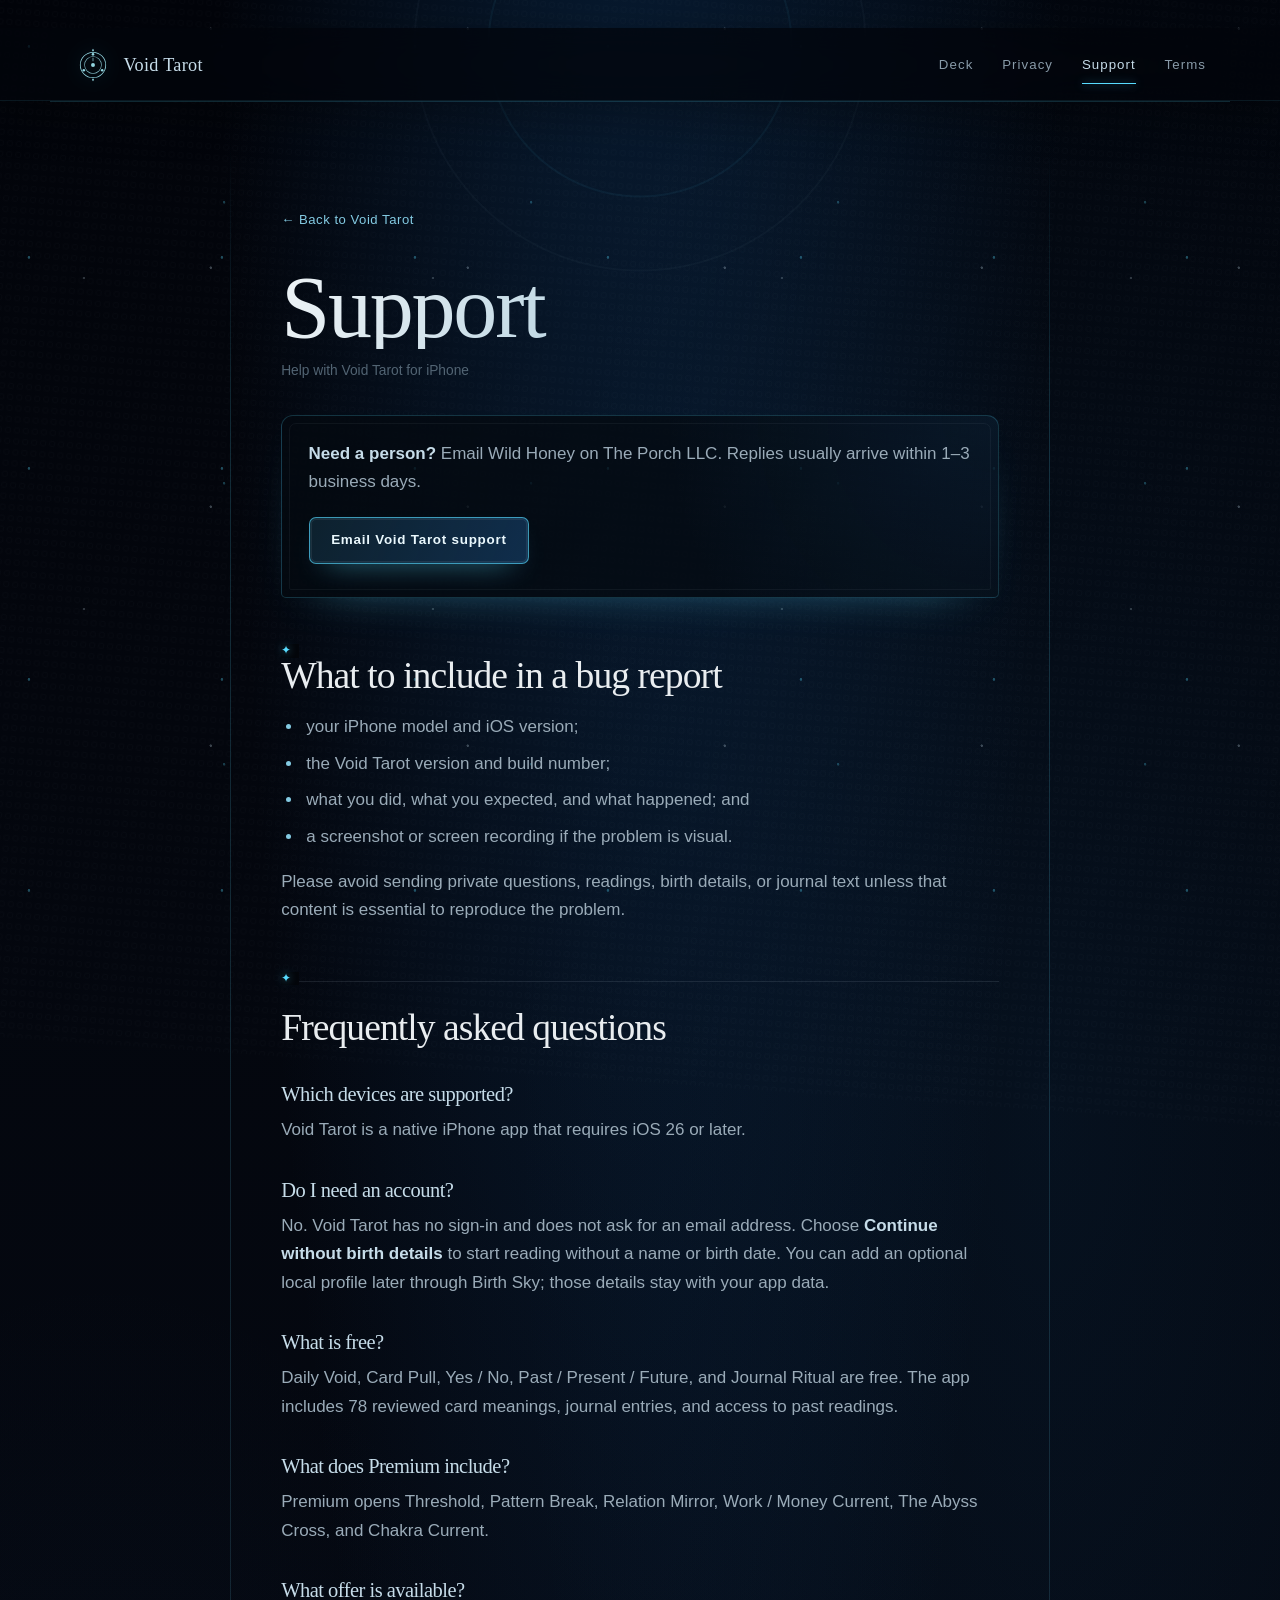
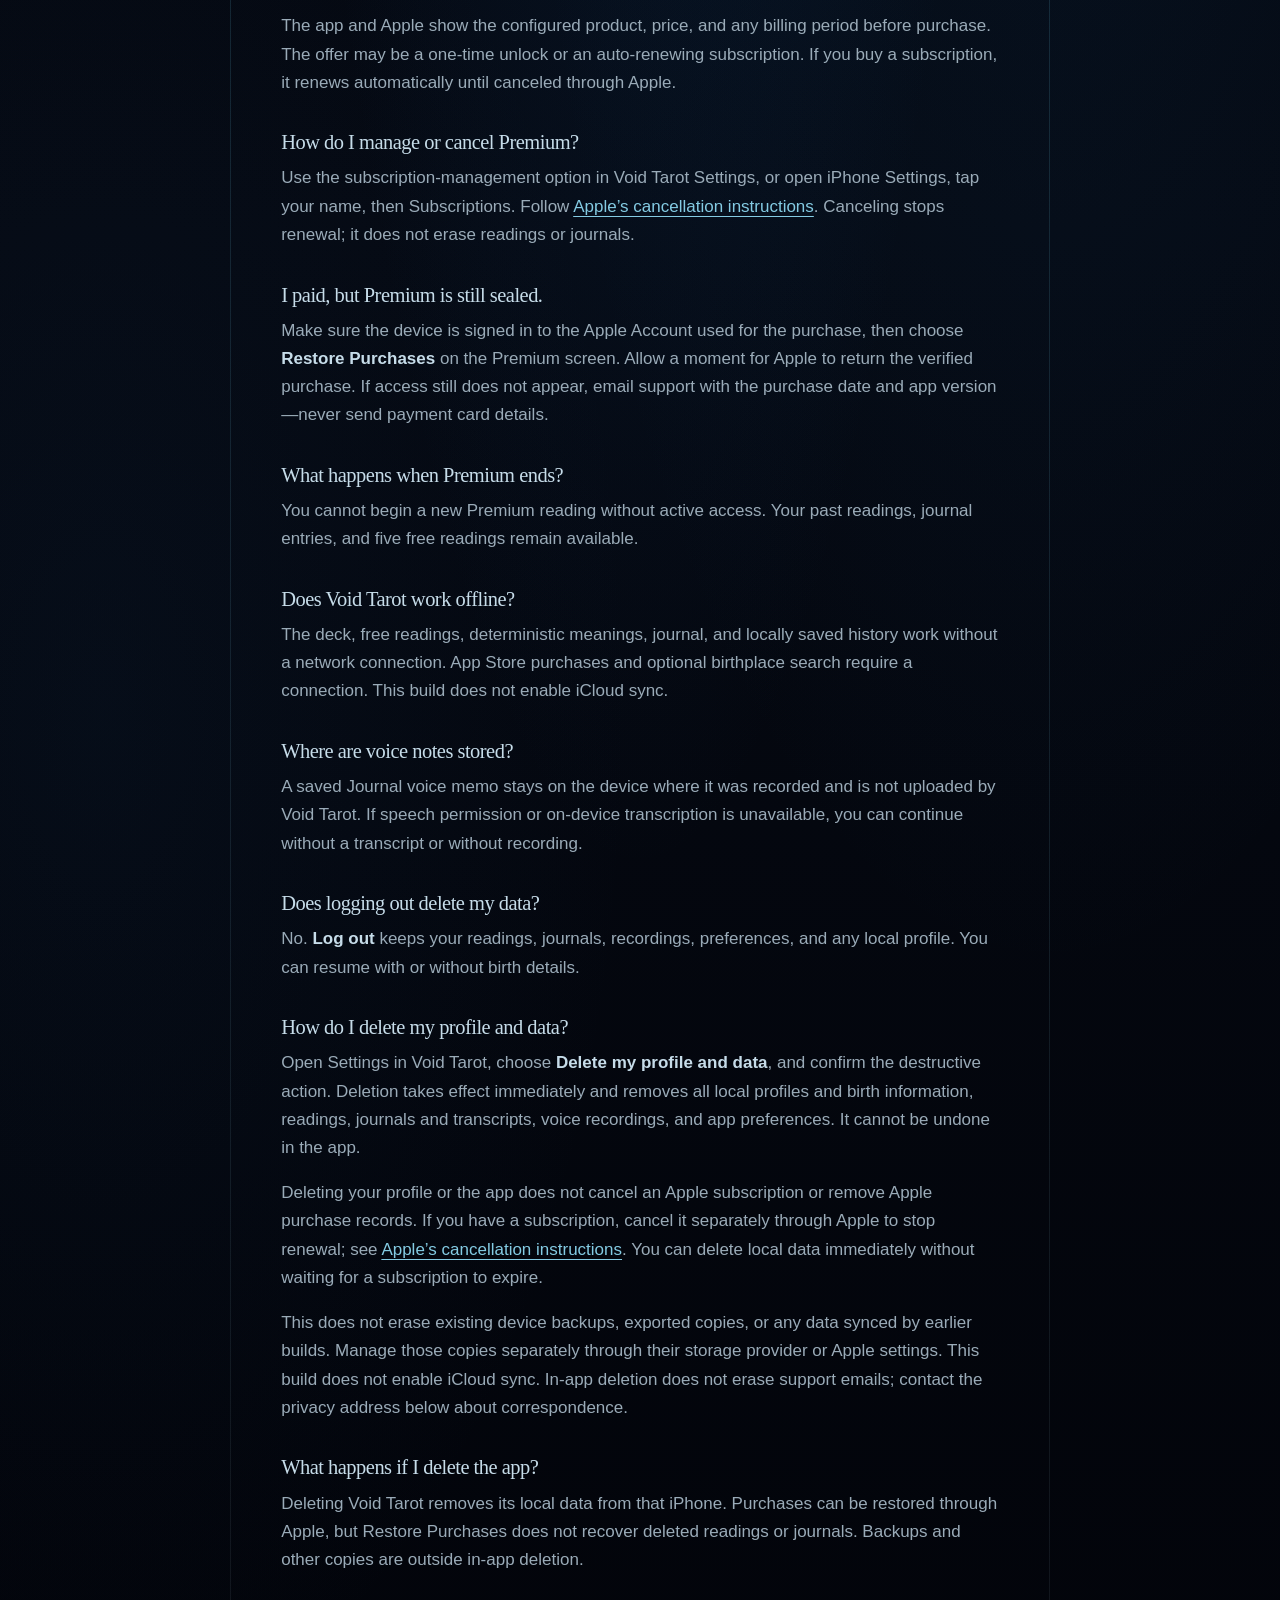
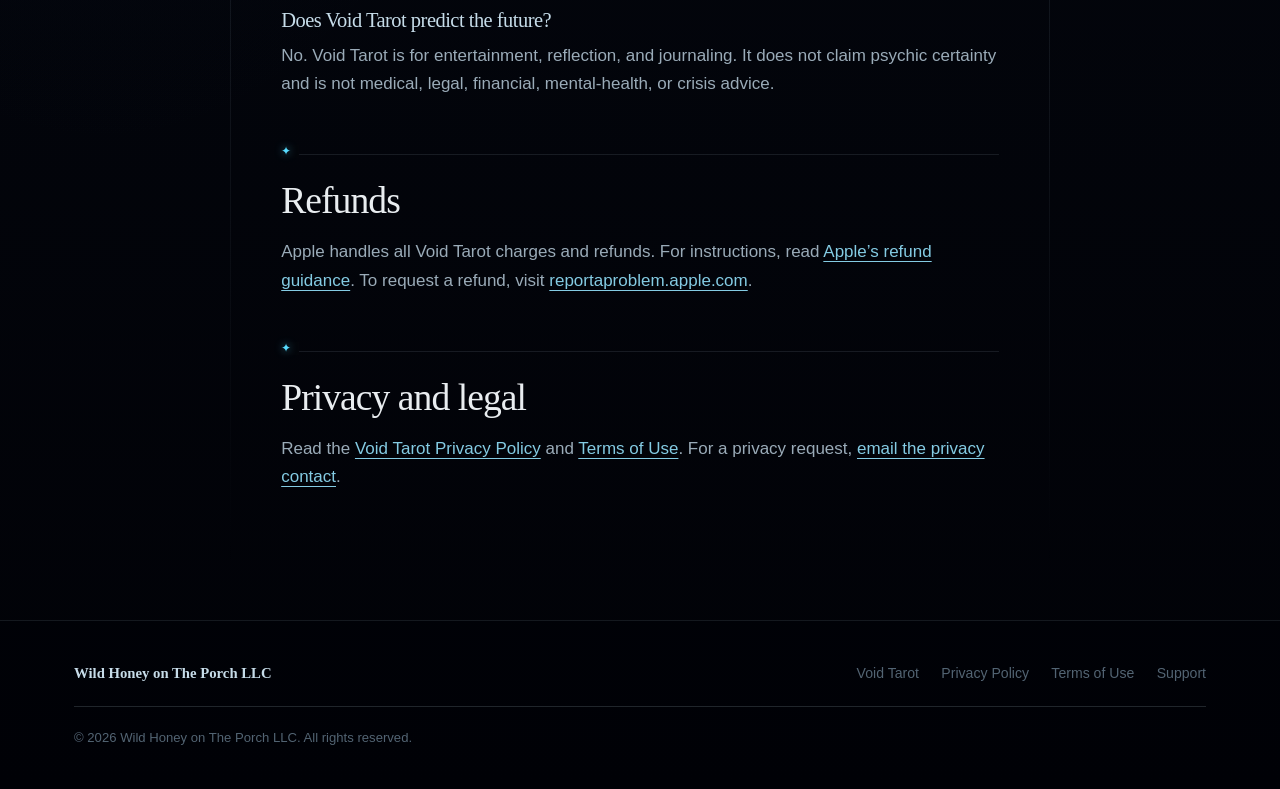
<file: void-tarot/support.html>
<!DOCTYPE html>
<html lang="en">
<head>
<meta charset="utf-8">
<meta name="viewport" content="width=device-width, initial-scale=1">
<title>Void Tarot Support</title>
<meta name="description" content="Support, troubleshooting, purchases, privacy, and feedback for Void Tarot on iPhone.">
<meta name="theme-color" content="#03050a">
<link rel="icon" href="../assets/void-tarot/void-tarot-favicon.svg" type="image/svg+xml">
<link rel="stylesheet" href="../styles.css">
<link rel="stylesheet" href="void-tarot.css">
</head>
<body class="vt-page">
<a class="skip" href="#main">Skip to content</a>

<header class="nav">
  <a class="brand vt-brand" href="index.html">
    <img class="vt-brand-sigil" src="../assets/void-tarot/icons/daily-void.svg" alt="" width="40" height="40">
    <span class="brandtext">Void Tarot</span>
  </a>
  <nav aria-label="Void Tarot">
    <a href="index.html#deck">Deck</a>
    <a href="privacy.html">Privacy</a>
    <a href="support.html" aria-current="page">Support</a>
    <a href="terms.html">Terms</a>
  </nav>
</header>

<main id="main" class="doc vt-doc">
  <a class="back" href="index.html">← Back to Void Tarot</a>
  <h1>Support</h1>
  <p class="updated">Help with Void Tarot for iPhone</p>

  <div class="vt-summary">
    <p><strong>Need a person?</strong> Email Wild Honey on The Porch LLC. Replies usually arrive within 1–3 business days.</p>
    <p class="callout-cta"><a class="btn primary" href="mailto:mishelleweaver@gmail.com?subject=Void%20Tarot%20Support">Email Void Tarot support</a></p>
  </div>

  <h2>What to include in a bug report</h2>
  <ul>
    <li>your iPhone model and iOS version;</li>
    <li>the Void Tarot version and build number;</li>
    <li>what you did, what you expected, and what happened; and</li>
    <li>a screenshot or screen recording if the problem is visual.</li>
  </ul>
  <p>Please avoid sending private questions, readings, birth details, or journal text unless that content is essential to reproduce the problem.</p>

  <h2>Frequently asked questions</h2>

  <h3>Which devices are supported?</h3>
  <p>Void Tarot is a native iPhone app that requires iOS 26 or later.</p>

  <h3>Do I need an account?</h3>
  <p>No. Void Tarot has no sign-in and does not ask for an email address. Choose <strong>Continue without birth details</strong> to start reading without a name or birth date. You can add an optional local profile later through Birth Sky; those details stay with your app data.</p>

  <h3>What is free?</h3>
  <p>Daily Void, Card Pull, Yes / No, Past / Present / Future, and Journal Ritual are free. The app includes 78 reviewed card meanings, journal entries, and access to past readings.</p>

  <h3>What does Premium include?</h3>
  <p>Premium opens Threshold, Pattern Break, Relation Mirror, Work / Money Current, The Abyss Cross, and Chakra Current.</p>

  <h3>What offer is available?</h3>
  <p>The app and Apple show the configured product, price, and any billing period before purchase. The offer may be a one-time unlock or an auto-renewing subscription. If you buy a subscription, it renews automatically until canceled through Apple.</p>

  <h3>How do I manage or cancel Premium?</h3>
  <p>Use the subscription-management option in Void Tarot Settings, or open iPhone Settings, tap your name, then Subscriptions. Follow <a href="https://support.apple.com/en-us/118428" target="_blank" rel="noopener">Apple’s cancellation instructions</a>. Canceling stops renewal; it does not erase readings or journals.</p>

  <h3>I paid, but Premium is still sealed.</h3>
  <p>Make sure the device is signed in to the Apple Account used for the purchase, then choose <strong>Restore Purchases</strong> on the Premium screen. Allow a moment for Apple to return the verified purchase. If access still does not appear, email support with the purchase date and app version—never send payment card details.</p>



  <h3>What happens when Premium ends?</h3>
  <p>You cannot begin a new Premium reading without active access. Your past readings, journal entries, and five free readings remain available.</p>



  <h3>Does Void Tarot work offline?</h3>
  <p>The deck, free readings, deterministic meanings, journal, and locally saved history work without a network connection. App Store purchases and optional birthplace search require a connection. This build does not enable iCloud sync.</p>

  <h3>Where are voice notes stored?</h3>
  <p>A saved Journal voice memo stays on the device where it was recorded and is not uploaded by Void Tarot. If speech permission or on-device transcription is unavailable, you can continue without a transcript or without recording.</p>

  <h3>Does logging out delete my data?</h3>
  <p>No. <strong>Log out</strong> keeps your readings, journals, recordings, preferences, and any local profile. You can resume with or without birth details.</p>

  <h3>How do I delete my profile and data?</h3>
  <p>Open Settings in Void Tarot, choose <strong>Delete my profile and data</strong>, and confirm the destructive action. Deletion takes effect immediately and removes all local profiles and birth information, readings, journals and transcripts, voice recordings, and app preferences. It cannot be undone in the app.</p>
  <p>Deleting your profile or the app does not cancel an Apple subscription or remove Apple purchase records. If you have a subscription, cancel it separately through Apple to stop renewal; see <a href="https://support.apple.com/en-us/118428" target="_blank" rel="noopener">Apple’s cancellation instructions</a>. You can delete local data immediately without waiting for a subscription to expire.</p>
  <p>This does not erase existing device backups, exported copies, or any data synced by earlier builds. Manage those copies separately through their storage provider or Apple settings. This build does not enable iCloud sync. In-app deletion does not erase support emails; contact the privacy address below about correspondence.</p>

  <h3>What happens if I delete the app?</h3>
  <p>Deleting Void Tarot removes its local data from that iPhone. Purchases can be restored through Apple, but Restore Purchases does not recover deleted readings or journals. Backups and other copies are outside in-app deletion.</p>

  <h3>Does Void Tarot predict the future?</h3>
  <p>No. Void Tarot is for entertainment, reflection, and journaling. It does not claim psychic certainty and is not medical, legal, financial, mental-health, or crisis advice.</p>

  <h2>Refunds</h2>
  <p>Apple handles all Void Tarot charges and refunds. For instructions, read <a href="https://support.apple.com/en-us/118223" target="_blank" rel="noopener">Apple’s refund guidance</a>. To request a refund, visit <a href="https://reportaproblem.apple.com" target="_blank" rel="noopener">reportaproblem.apple.com</a>.</p>

  <h2>Privacy and legal</h2>
  <p>Read the <a href="privacy.html">Void Tarot Privacy Policy</a> and <a href="terms.html">Terms of Use</a>. For a privacy request, <a href="mailto:mishelleweaver@gmail.com?subject=Void%20Tarot%20Privacy%20Request">email the privacy contact</a>.</p>
</main>

<footer>
  <div class="foot">
    <div class="fbrand"><span>Wild Honey on The Porch LLC</span></div>
    <nav class="flinks" aria-label="Legal">
      <a href="index.html">Void Tarot</a>
      <a href="privacy.html">Privacy Policy</a>
      <a href="terms.html">Terms of Use</a>
      <a href="support.html">Support</a>
    </nav>
    <p class="copy">© <span id="yr">2026</span> Wild Honey on The Porch LLC. All rights reserved.</p>
  </div>
</footer>
<script>document.getElementById('yr').textContent=new Date().getFullYear();</script>
</body>
</html>
</file>
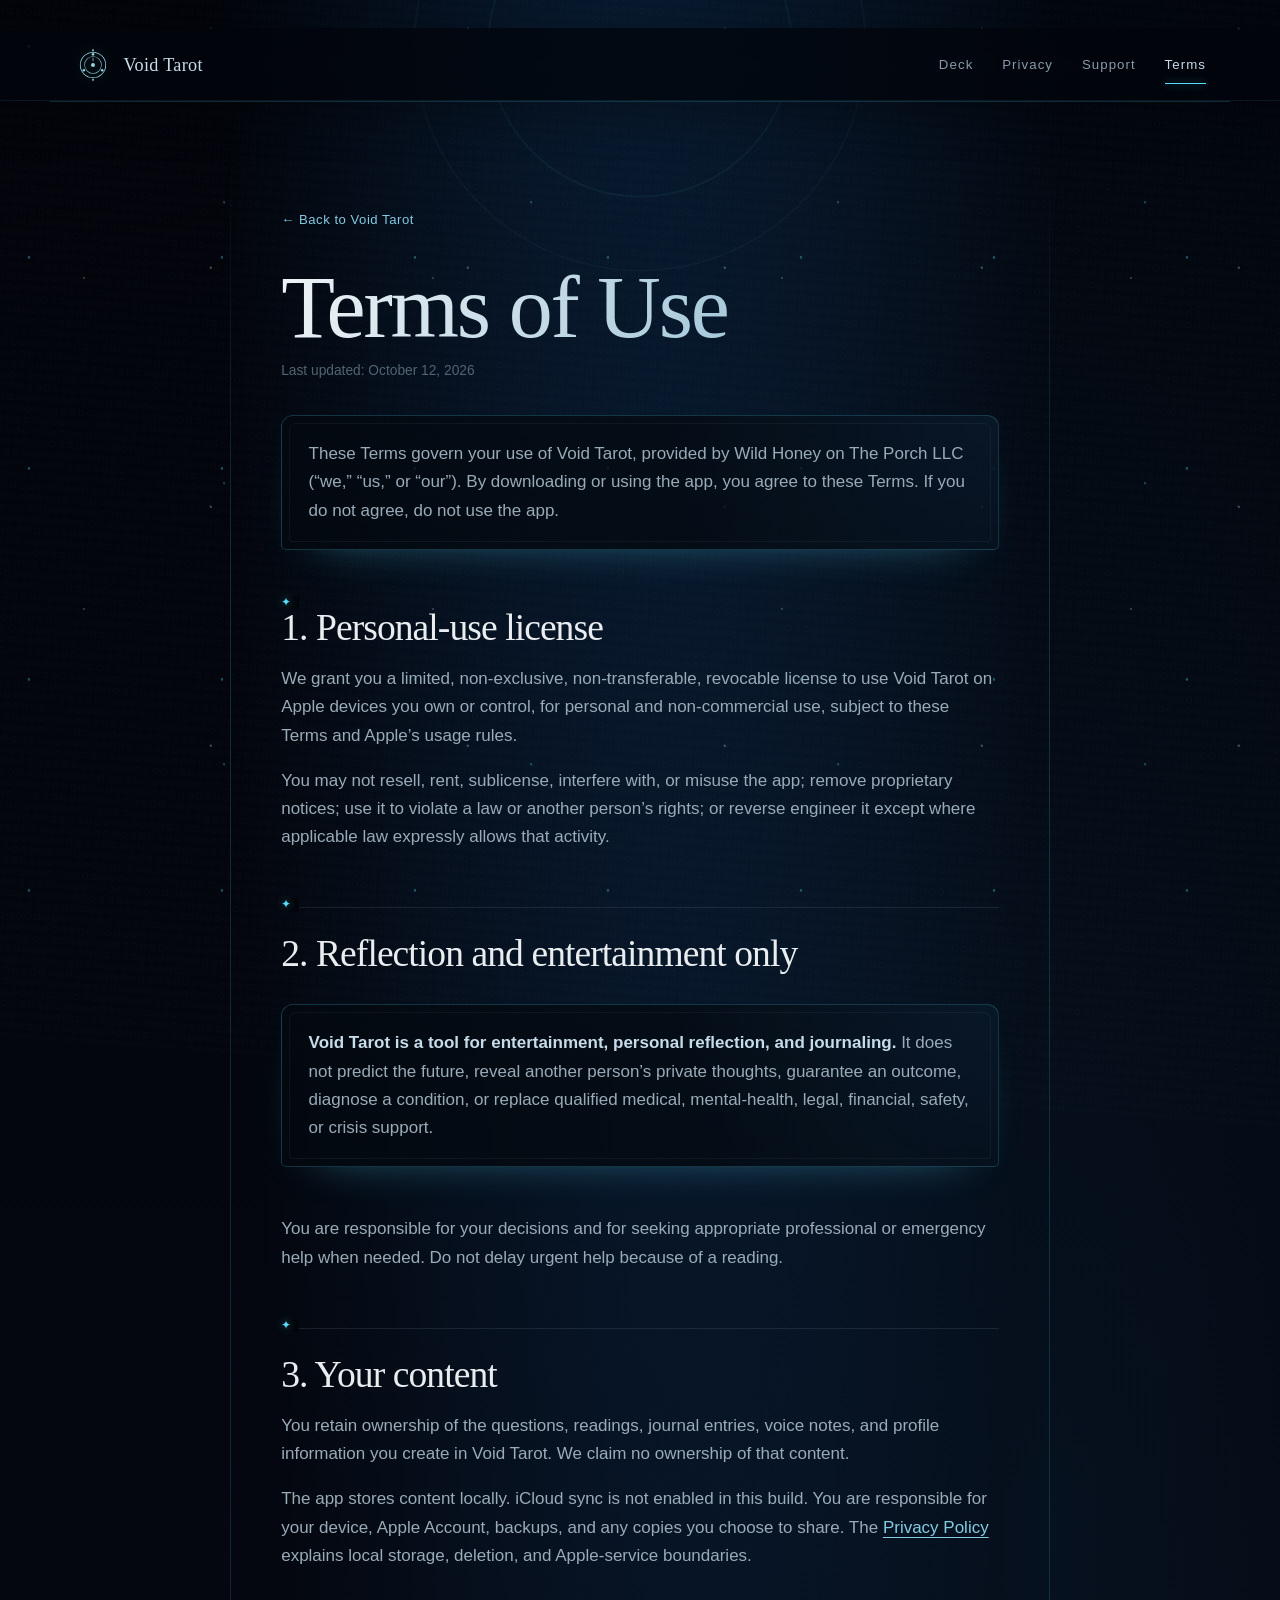
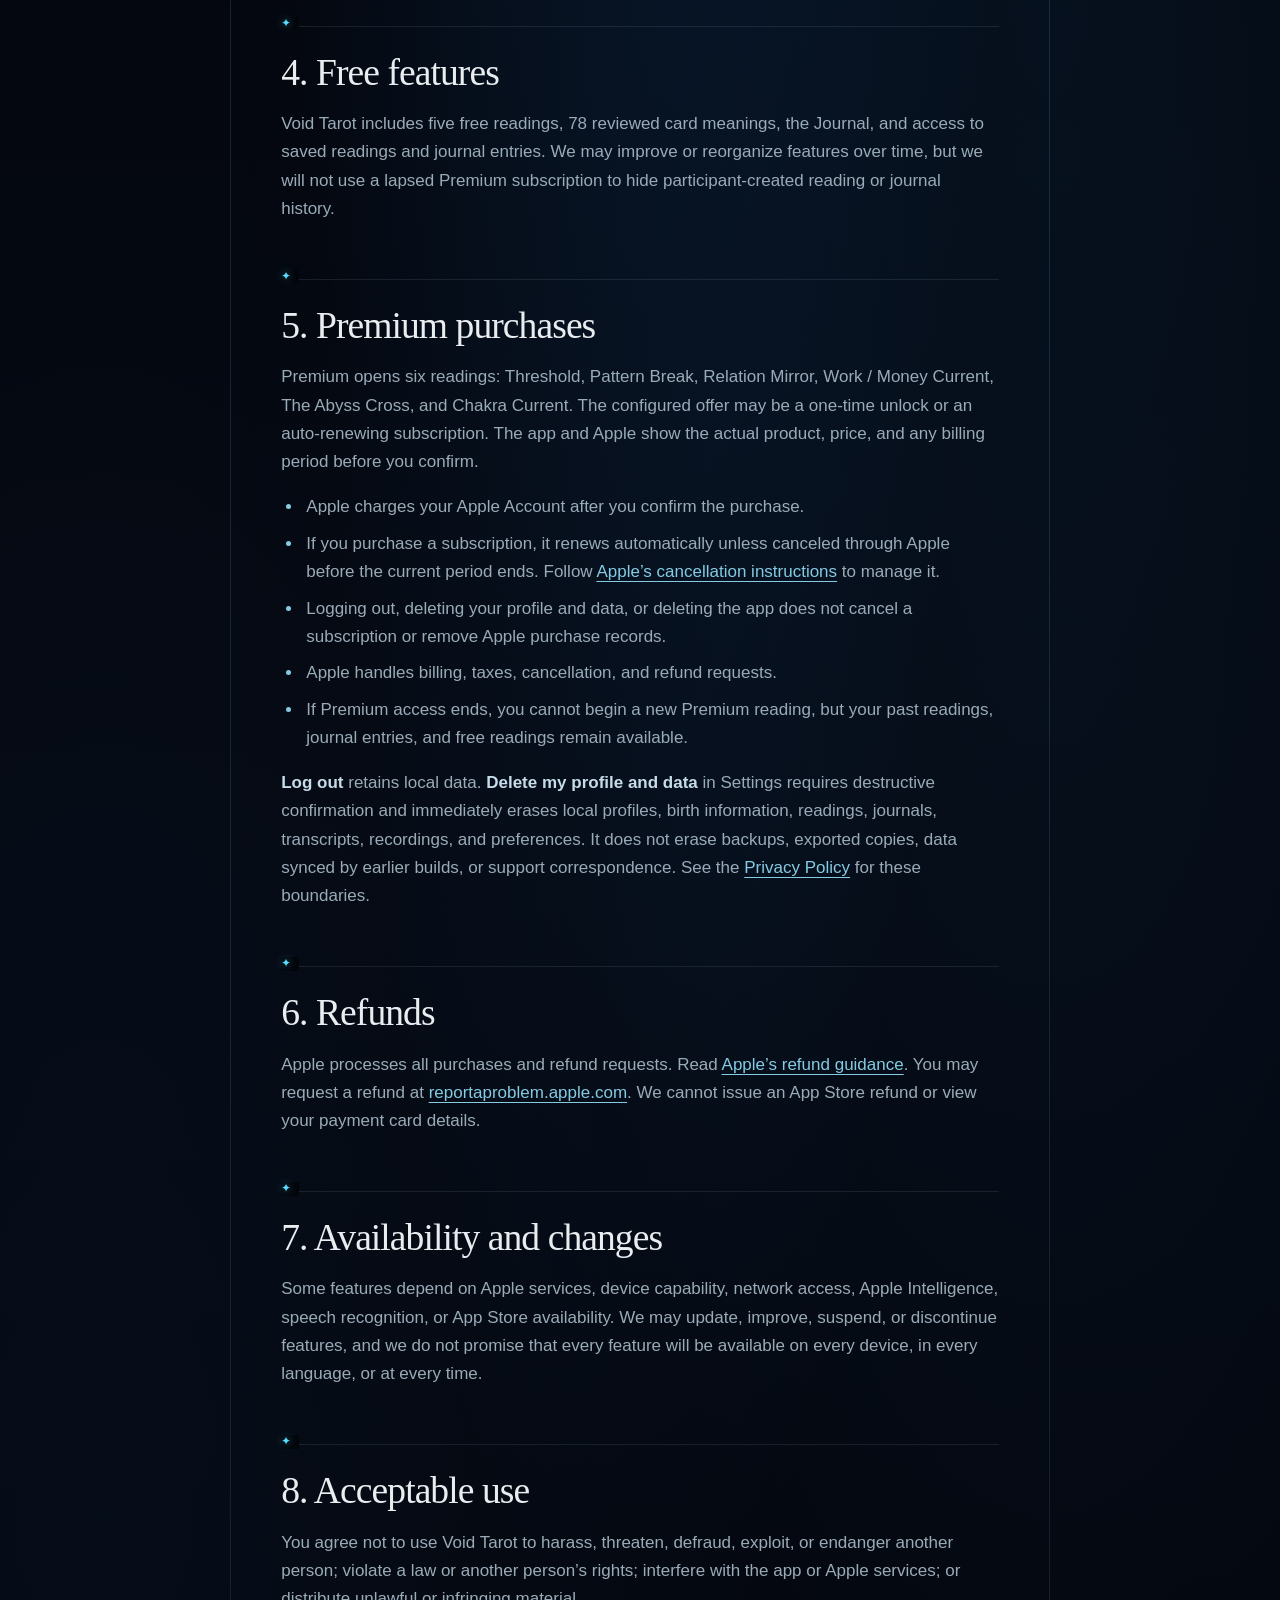
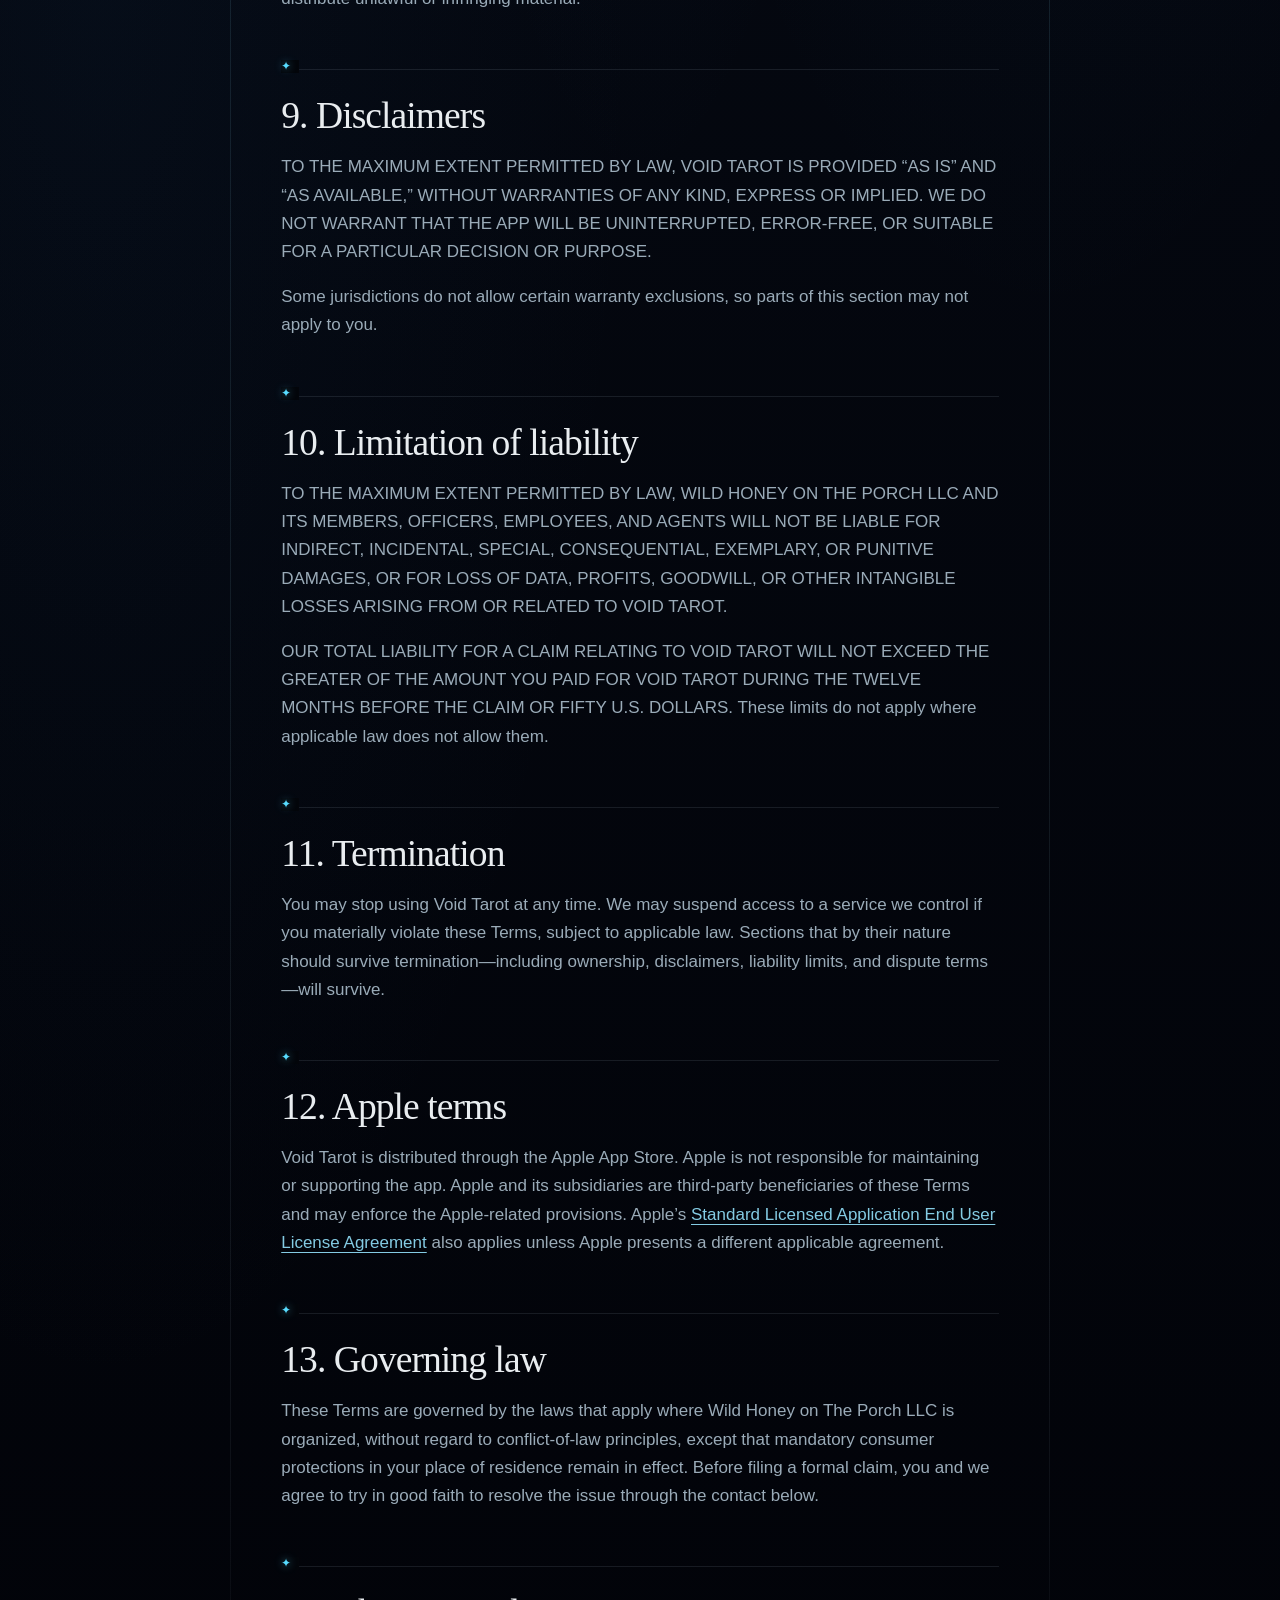
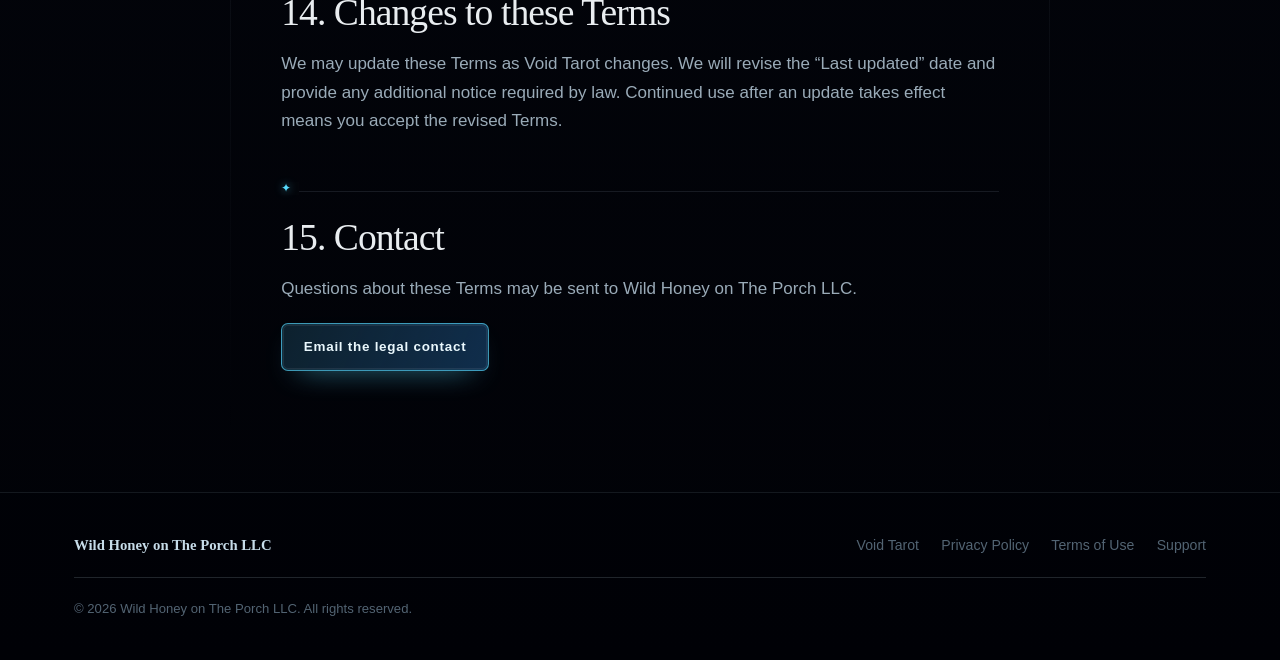
<file: void-tarot/terms.html>
<!DOCTYPE html>
<html lang="en">
<head>
<meta charset="utf-8">
<meta name="viewport" content="width=device-width, initial-scale=1">
<title>Void Tarot Terms of Use</title>
<meta name="description" content="Terms of Use for Void Tarot by Wild Honey on The Porch LLC.">
<meta name="theme-color" content="#03050a">
<link rel="icon" href="../assets/void-tarot/void-tarot-favicon.svg" type="image/svg+xml">
<link rel="stylesheet" href="../styles.css">
<link rel="stylesheet" href="void-tarot.css">
</head>
<body class="vt-page">
<a class="skip" href="#main">Skip to content</a>

<header class="nav">
  <a class="brand vt-brand" href="index.html">
    <img class="vt-brand-sigil" src="../assets/void-tarot/icons/daily-void.svg" alt="" width="40" height="40">
    <span class="brandtext">Void Tarot</span>
  </a>
  <nav aria-label="Void Tarot">
    <a href="index.html#deck">Deck</a>
    <a href="privacy.html">Privacy</a>
    <a href="support.html">Support</a>
    <a href="terms.html" aria-current="page">Terms</a>
  </nav>
</header>

<main id="main" class="doc vt-doc">
  <a class="back" href="index.html">← Back to Void Tarot</a>
  <h1>Terms of Use</h1>
  <p class="updated">Last updated: October 12, 2026</p>

  <div class="vt-summary">
    <p>These Terms govern your use of Void Tarot, provided by Wild Honey on The Porch LLC (“we,” “us,” or “our”). By downloading or using the app, you agree to these Terms. If you do not agree, do not use the app.</p>
  </div>

  <h2>1. Personal-use license</h2>
  <p>We grant you a limited, non-exclusive, non-transferable, revocable license to use Void Tarot on Apple devices you own or control, for personal and non-commercial use, subject to these Terms and Apple’s usage rules.</p>
  <p>You may not resell, rent, sublicense, interfere with, or misuse the app; remove proprietary notices; use it to violate a law or another person’s rights; or reverse engineer it except where applicable law expressly allows that activity.</p>

  <h2>2. Reflection and entertainment only</h2>
  <div class="vt-summary">
    <p><strong>Void Tarot is a tool for entertainment, personal reflection, and journaling.</strong> It does not predict the future, reveal another person’s private thoughts, guarantee an outcome, diagnose a condition, or replace qualified medical, mental-health, legal, financial, safety, or crisis support.</p>
  </div>
  <p>You are responsible for your decisions and for seeking appropriate professional or emergency help when needed. Do not delay urgent help because of a reading.</p>

  <h2>3. Your content</h2>
  <p>You retain ownership of the questions, readings, journal entries, voice notes, and profile information you create in Void Tarot. We claim no ownership of that content.</p>
  <p>The app stores content locally. iCloud sync is not enabled in this build. You are responsible for your device, Apple Account, backups, and any copies you choose to share. The <a href="privacy.html">Privacy Policy</a> explains local storage, deletion, and Apple-service boundaries.</p>

  <h2>4. Free features</h2>
  <p>Void Tarot includes five free readings, 78 reviewed card meanings, the Journal, and access to saved readings and journal entries. We may improve or reorganize features over time, but we will not use a lapsed Premium subscription to hide participant-created reading or journal history.</p>

  <h2>5. Premium purchases</h2>
  <p>Premium opens six readings: Threshold, Pattern Break, Relation Mirror, Work / Money Current, The Abyss Cross, and Chakra Current. The configured offer may be a one-time unlock or an auto-renewing subscription. The app and Apple show the actual product, price, and any billing period before you confirm.</p>
  <ul>
    <li>Apple charges your Apple Account after you confirm the purchase.</li>
    <li>If you purchase a subscription, it renews automatically unless canceled through Apple before the current period ends. Follow <a href="https://support.apple.com/en-us/118428" target="_blank" rel="noopener">Apple’s cancellation instructions</a> to manage it.</li>
    <li>Logging out, deleting your profile and data, or deleting the app does not cancel a subscription or remove Apple purchase records.</li>
    <li>Apple handles billing, taxes, cancellation, and refund requests.</li>
    <li>If Premium access ends, you cannot begin a new Premium reading, but your past readings, journal entries, and free readings remain available.</li>
  </ul>
  <p><strong>Log out</strong> retains local data. <strong>Delete my profile and data</strong> in Settings requires destructive confirmation and immediately erases local profiles, birth information, readings, journals, transcripts, recordings, and preferences. It does not erase backups, exported copies, data synced by earlier builds, or support correspondence. See the <a href="privacy.html">Privacy Policy</a> for these boundaries.</p>

  <h2>6. Refunds</h2>
  <p>Apple processes all purchases and refund requests. Read <a href="https://support.apple.com/en-us/118223" target="_blank" rel="noopener">Apple’s refund guidance</a>. You may request a refund at <a href="https://reportaproblem.apple.com" target="_blank" rel="noopener">reportaproblem.apple.com</a>. We cannot issue an App Store refund or view your payment card details.</p>

  <h2>7. Availability and changes</h2>
  <p>Some features depend on Apple services, device capability, network access, Apple Intelligence, speech recognition, or App Store availability. We may update, improve, suspend, or discontinue features, and we do not promise that every feature will be available on every device, in every language, or at every time.</p>

  <h2>8. Acceptable use</h2>
  <p>You agree not to use Void Tarot to harass, threaten, defraud, exploit, or endanger another person; violate a law or another person’s rights; interfere with the app or Apple services; or distribute unlawful or infringing material.</p>

  <h2>9. Disclaimers</h2>
  <p>TO THE MAXIMUM EXTENT PERMITTED BY LAW, VOID TAROT IS PROVIDED “AS IS” AND “AS AVAILABLE,” WITHOUT WARRANTIES OF ANY KIND, EXPRESS OR IMPLIED. WE DO NOT WARRANT THAT THE APP WILL BE UNINTERRUPTED, ERROR-FREE, OR SUITABLE FOR A PARTICULAR DECISION OR PURPOSE.</p>
  <p>Some jurisdictions do not allow certain warranty exclusions, so parts of this section may not apply to you.</p>

  <h2>10. Limitation of liability</h2>
  <p>TO THE MAXIMUM EXTENT PERMITTED BY LAW, WILD HONEY ON THE PORCH LLC AND ITS MEMBERS, OFFICERS, EMPLOYEES, AND AGENTS WILL NOT BE LIABLE FOR INDIRECT, INCIDENTAL, SPECIAL, CONSEQUENTIAL, EXEMPLARY, OR PUNITIVE DAMAGES, OR FOR LOSS OF DATA, PROFITS, GOODWILL, OR OTHER INTANGIBLE LOSSES ARISING FROM OR RELATED TO VOID TAROT.</p>
  <p>OUR TOTAL LIABILITY FOR A CLAIM RELATING TO VOID TAROT WILL NOT EXCEED THE GREATER OF THE AMOUNT YOU PAID FOR VOID TAROT DURING THE TWELVE MONTHS BEFORE THE CLAIM OR FIFTY U.S. DOLLARS. These limits do not apply where applicable law does not allow them.</p>

  <h2>11. Termination</h2>
  <p>You may stop using Void Tarot at any time. We may suspend access to a service we control if you materially violate these Terms, subject to applicable law. Sections that by their nature should survive termination—including ownership, disclaimers, liability limits, and dispute terms—will survive.</p>

  <h2>12. Apple terms</h2>
  <p>Void Tarot is distributed through the Apple App Store. Apple is not responsible for maintaining or supporting the app. Apple and its subsidiaries are third-party beneficiaries of these Terms and may enforce the Apple-related provisions. Apple’s <a href="https://www.apple.com/legal/internet-services/itunes/dev/stdeula/" target="_blank" rel="noopener">Standard Licensed Application End User License Agreement</a> also applies unless Apple presents a different applicable agreement.</p>

  <h2>13. Governing law</h2>
  <p>These Terms are governed by the laws that apply where Wild Honey on The Porch LLC is organized, without regard to conflict-of-law principles, except that mandatory consumer protections in your place of residence remain in effect. Before filing a formal claim, you and we agree to try in good faith to resolve the issue through the contact below.</p>

  <h2>14. Changes to these Terms</h2>
  <p>We may update these Terms as Void Tarot changes. We will revise the “Last updated” date and provide any additional notice required by law. Continued use after an update takes effect means you accept the revised Terms.</p>

  <h2>15. Contact</h2>
  <p>Questions about these Terms may be sent to Wild Honey on The Porch LLC.</p>
  <p class="callout-cta"><a class="btn primary" href="mailto:mishelleweaver@gmail.com?subject=Void%20Tarot%20Terms">Email the legal contact</a></p>
</main>

<footer>
  <div class="foot">
    <div class="fbrand"><span>Wild Honey on The Porch LLC</span></div>
    <nav class="flinks" aria-label="Legal">
      <a href="index.html">Void Tarot</a>
      <a href="privacy.html">Privacy Policy</a>
      <a href="terms.html">Terms of Use</a>
      <a href="support.html">Support</a>
    </nav>
    <p class="copy">© <span id="yr">2026</span> Wild Honey on The Porch LLC. All rights reserved.</p>
  </div>
</footer>
<script>document.getElementById('yr').textContent=new Date().getFullYear();</script>
</body>
</html>
</file>
<file: styles.css>
/* ═══ Wild Honey on The Porch — tokens ═══════════════════════
   Coastal daylight: warm sand ground, sea-glass and ocean blues,
   sunlit honey. Light and airy first; dark mode is ocean dusk,
   never a black hole.                                          */
:root{
  --honey:#E8A93C;      /* sunlight on the porch rail */
  --honey-lt:#FBD98A;
  --honey-dp:#A9761A;   /* text-safe honey */
  --amber:#E07B3C;      /* warm accent, low-tide clay */
  --ocean:#2E7C99;      /* sea, the cool counterweight */
  --ocean-dp:#1F5A73;
  --seaglass:#8FC7C4;

  --ink:#20302F;        /* wet-stone, softer than black */
  --ink-2:#4A5E5C;
  --ink-3:#7C8E8C;

  --paper:#FFFCF4;      /* sunlit sand */
  --paper-2:#FBF3E4;    /* sand in shade */
  --line:#EBDFC9;
  --card:#FFFFFF;

  --shadow:0 1px 2px rgba(58,74,73,.05),0 14px 34px -14px rgba(58,74,73,.16);
  --shadow-lg:0 2px 5px rgba(58,74,73,.06),0 32px 64px -26px rgba(46,124,153,.28);
  --sky:#4E93AE;
  --r:16px;
  --max:1120px;
  --serif:'Iowan Old Style','Palatino Linotype',Palatino,'Book Antiqua',Georgia,serif;
  --sans:-apple-system,BlinkMacSystemFont,'Segoe UI',Inter,Roboto,Helvetica,Arial,sans-serif;
}
@media (prefers-color-scheme:dark){
  :root:not([data-theme="light"]){
    --honey:#F3C468; --honey-lt:#FBE0A4; --honey-dp:#EFB44E; --amber:#F09A63;
    --ocean:#6FBBD6; --ocean-dp:#9AD3E6; --seaglass:#8FC7C4;
    --ink:#EDF3F2; --ink-2:#B7C9C7; --ink-3:#8398A0;
    --paper:#101E24;   /* deep water at dusk, not black */
    --paper-2:#16272E;
    --line:#263C45; --card:#182B33;
    --sky:#7FC0D8;
    --shadow:0 1px 2px rgba(0,0,0,.32),0 14px 34px -14px rgba(0,0,0,.5);
    --shadow-lg:0 2px 5px rgba(0,0,0,.36),0 32px 64px -26px rgba(0,0,0,.58);
  }
}
:root[data-theme="dark"]{
  --honey:#F3C468; --honey-lt:#FBE0A4; --honey-dp:#EFB44E; --amber:#F09A63;
  --ocean:#6FBBD6; --ocean-dp:#9AD3E6; --seaglass:#8FC7C4;
  --ink:#EDF3F2; --ink-2:#B7C9C7; --ink-3:#8398A0;
  --paper:#101E24; --paper-2:#16272E; --line:#263C45; --card:#182B33;
  --sky:#7FC0D8;
}

/* ═══ base ═══════════════════════════════════════════════════ */
*,*::before,*::after{box-sizing:border-box}
html{scroll-behavior:smooth;-webkit-text-size-adjust:100%}
body{
  margin:0;color:var(--ink);
  background:var(--paper);
  font-family:var(--sans);font-size:17px;line-height:1.65;
  -webkit-font-smoothing:antialiased;overflow-x:hidden;
}
/* sky wash — light pouring in from the top, sea-glass at the edges */
body::before{
  content:'';position:fixed;inset:0 0 auto;height:78vh;z-index:-2;pointer-events:none;
  background:
    radial-gradient(88% 62% at 78% -8%, color-mix(in srgb,var(--ocean) 17%,transparent), transparent 66%),
    radial-gradient(72% 54% at 8% -4%,  color-mix(in srgb,var(--honey) 22%,transparent), transparent 62%);
}
h1,h2,h3{font-family:var(--serif);font-weight:600;line-height:1.15;letter-spacing:-.01em;margin:0}
p{margin:0 0 1em}
a{color:inherit}
img,svg{max-width:100%}
.skip{position:absolute;left:-9999px;top:0;background:var(--honey);color:#1C1712;padding:.6rem 1rem;z-index:99;border-radius:0 0 8px 0}
.skip:focus{left:0}
:focus-visible{outline:2px solid var(--ocean);outline-offset:3px;border-radius:4px}

/* ═══ ambient flock ══════════════════════════════════════════ */
.flock{position:fixed;inset:0;pointer-events:none;z-index:0;opacity:.3}
.bird{position:absolute;width:64px;fill:var(--ocean);animation:drift linear infinite}
.bird.b1{top:12%;width:44px;animation-duration:52s;animation-delay:-4s}
.bird.b2{top:26%;width:26px;animation-duration:74s;animation-delay:-22s;opacity:.7}
.bird.b3{top:52%;width:34px;animation-duration:63s;animation-delay:-40s}
.bird.b4{top:71%;width:20px;animation-duration:88s;animation-delay:-11s;opacity:.6}
.bird.b5{top:86%;width:30px;animation-duration:58s;animation-delay:-33s}
@keyframes drift{
  from{transform:translateX(-14vw) translateY(0)}
  50%{transform:translateX(50vw) translateY(-22px)}
  to{transform:translateX(114vw) translateY(0)}
}
@media (prefers-reduced-motion:reduce){.bird{animation:none;display:none}}

/* ═══ nav ════════════════════════════════════════════════════ */
.nav{
  position:sticky;top:0;z-index:20;
  display:flex;align-items:center;justify-content:space-between;gap:1rem;
  max-width:var(--max);margin:0 auto;padding:1rem 1.5rem;
  backdrop-filter:blur(14px);-webkit-backdrop-filter:blur(14px);
}
.nav::before{
  content:'';position:absolute;inset:0;z-index:-1;
  background:color-mix(in srgb,var(--paper) 78%,transparent);
  border-bottom:1px solid var(--line);
}
.brand{display:flex;align-items:center;gap:.6rem;text-decoration:none;font-weight:600}
.mark{width:34px;height:34px;flex:none}
.mark.sm{width:26px;height:26px}
.mark .hex{fill:var(--honey);opacity:.24;stroke:var(--honey);stroke-width:2.5;stroke-linejoin:round}
.mark .wing{fill:none;stroke:var(--ocean-dp);stroke-width:3;stroke-linecap:round}
.mark .wing2{fill:none;stroke:var(--amber);stroke-width:2.2;stroke-linecap:round;opacity:.85}
.mark .eye{fill:var(--ink)}
.brandtext{font-family:var(--serif);font-size:1.02rem;letter-spacing:-.01em}
.brandtext em{font-style:italic;color:var(--ink-3);font-weight:400}
.nav nav{display:flex;gap:1.5rem;font-size:.92rem}
.nav nav a{text-decoration:none;color:var(--ink-2);transition:color .18s}
.nav nav a:hover{color:var(--ocean-dp)}
@media (max-width:720px){
  .nav{flex-direction:column;gap:.75rem;padding:.85rem 1rem}
  .nav nav{gap:1.1rem;font-size:.86rem;flex-wrap:wrap;justify-content:center}
  .brandtext em{display:none}
}

/* ═══ hero ═══════════════════════════════════════════════════ */
.hero{
  position:relative;z-index:1;max-width:var(--max);margin:0 auto;
  padding:5rem 1.5rem 4.5rem;
  display:grid;grid-template-columns:1.15fr .85fr;gap:3rem;align-items:center;
}
h1{font-size:clamp(2.3rem,5.4vw,3.7rem);margin-bottom:1.2rem}
.grad{
  background:linear-gradient(100deg,var(--amber),var(--honey) 34%,var(--ocean) 88%);
  -webkit-background-clip:text;background-clip:text;color:transparent;
  font-style:italic;
}
.lede{font-size:1.1rem;color:var(--ink-2);max-width:34rem}
.cta{display:flex;gap:.75rem;flex-wrap:wrap;margin-top:2rem}
.btn{
  display:inline-block;padding:.8rem 1.5rem;border-radius:999px;
  text-decoration:none;font-weight:600;font-size:.94rem;
  transition:transform .18s,box-shadow .18s,background .18s;
}
.btn.primary{
  background:linear-gradient(135deg,var(--honey-lt),var(--honey) 55%,var(--amber));
  color:#3A2A08;box-shadow:0 1px 2px rgba(58,74,73,.08),0 10px 24px -10px rgba(224,123,60,.55);
}
.btn.primary:hover{transform:translateY(-2px);box-shadow:0 2px 5px rgba(58,74,73,.1),0 20px 40px -14px rgba(224,123,60,.6)}
.btn.ghost{border:1.5px solid color-mix(in srgb,var(--ocean) 42%,transparent);color:var(--ocean-dp)}
.btn.ghost:hover{border-color:var(--ocean);background:color-mix(in srgb,var(--ocean) 9%,transparent);transform:translateY(-2px)}

.hero-art svg{width:100%;height:auto;overflow:visible}
.hero-art .sun{fill:var(--honey);opacity:.62}
.hero-art .halo{fill:var(--honey);opacity:.13}
.hero-art .horizon{
  fill:none;stroke:var(--ocean);stroke-width:2.2;stroke-linecap:round;opacity:.5;
}
.hero-art .swell{
  fill:none;stroke:var(--ocean);stroke-width:2.4;stroke-linecap:round;
  opacity:.42;
}
.hero-art .s2{opacity:.3;stroke-width:2.8}
.hero-art .s3{opacity:.22}
.hero-art .glint{stroke:var(--honey);stroke-width:3;stroke-linecap:round;opacity:.5}
.hero-art .g{fill:var(--ocean-dp)}
.hero-art .g2{opacity:.75}
.hero-art .g3{opacity:.62}
.hero-art .g4{opacity:.5}

/* the flock breathes; the swells roll */
.hero-art .g1{animation:soar 7s ease-in-out infinite}
.hero-art .g2{animation:soar 9s ease-in-out infinite -1.6s}
.hero-art .g3{animation:soar 8s ease-in-out infinite -3.4s}
.hero-art .g4{animation:soar 11s ease-in-out infinite -5s}
.hero-art .swell{animation:roll 9s ease-in-out infinite}
.hero-art .s2{animation-duration:11s;animation-delay:-2s}
.hero-art .s3{animation-duration:13s;animation-delay:-4s}
@keyframes soar{0%,100%{transform:translateY(0)}50%{transform:translateY(-9px)}}
@keyframes roll{0%,100%{transform:translateX(0)}50%{transform:translateX(-14px)}}
@media (prefers-reduced-motion:reduce){
  .hero-art .g,.hero-art .swell{animation:none}
}
@media (max-width:860px){
  .hero{grid-template-columns:1fr;padding:3rem 1.25rem 3rem;gap:1.5rem}
  .hero-art{max-width:340px;margin:0 auto;order:-1}
}

/* ═══ sections ═══════════════════════════════════════════════ */
.section{position:relative;z-index:1;max-width:var(--max);margin:0 auto;padding:5rem 1.5rem}
.section.alt{max-width:none;background:linear-gradient(180deg,var(--paper-2),color-mix(in srgb,var(--seaglass) 12%,var(--paper-2)));border-block:1px solid var(--line)}
.section.alt > *{max-width:var(--max);margin-inline:auto}
.shead{margin-bottom:3rem;max-width:38rem}
.shead h2{font-size:clamp(1.8rem,3.6vw,2.5rem);margin-bottom:.5rem}
.shead p{color:var(--ink-3);margin:0}
@media (max-width:720px){.section{padding:3.25rem 1.25rem}.shead{margin-bottom:2rem}}

/* ═══ apps ═══════════════════════════════════════════════════ */
.apps{display:grid;grid-template-columns:minmax(0,1fr);gap:1.5rem}
.apps > .app{width:100%}
.app{
  display:grid;grid-template-columns:104px 1fr;gap:2rem;align-items:start;
  background:var(--card);border:1px solid var(--line);border-radius:var(--r);
  padding:2.25rem;box-shadow:var(--shadow);
  transition:transform .25s,box-shadow .25s,border-color .25s;
}
.app:hover{transform:translateY(-3px);box-shadow:var(--shadow-lg);border-color:var(--honey)}
/* featured app renders in Void Tarot's own palette — dark in both themes */
.app.featured{
  grid-template-columns:260px 1fr;gap:2.75rem;
  --void-ink:#E8EEF8; --void-ink2:#A8BBD4; --void-cyan:#4FA8E8; --void-line:#25344A;
  background:
    radial-gradient(120% 90% at 12% 0%,rgba(79,168,232,.14),transparent 58%),
    linear-gradient(165deg,#0D1420,#070B12 62%);
  border-color:var(--void-line);
  color:var(--void-ink);
}
.app.featured:hover{border-color:var(--void-cyan);box-shadow:0 2px 4px rgba(0,0,0,.5),0 32px 70px -26px rgba(20,90,160,.55)}
.app.featured h3{color:var(--void-ink)}
.app.featured p{color:var(--void-ink2)}
.app.featured .app-tag{color:var(--void-cyan);opacity:.95}
.app.featured .feats li{color:var(--void-ink2)}
.app.featured .feats li::before{background:var(--void-cyan);box-shadow:0 0 8px rgba(79,168,232,.8)}
.app.featured .badge.live{background:rgba(79,168,232,.16);color:#8FC9F5}
.app.featured .store-soon{border-color:var(--void-cyan);color:#9BD1F7}
.app.featured .plat{color:#6E86A5}

/* fanned deck — real card art from the app bundle */
.deckfan{position:relative;height:250px;perspective:1100px;width:240px;margin:0 auto}
.deckfan .cf{
  position:absolute;top:8px;width:132px;height:198px;border-radius:9px;
  object-fit:cover;transform-origin:50% 120%;
  box-shadow:0 10px 26px -6px rgba(0,0,0,.75),0 0 0 1px rgba(120,170,220,.22);
  transition:transform .5s cubic-bezier(.22,.9,.3,1);
}
.deckfan .c-back{left:40px;transform:rotate(-18deg) translateY(14px);z-index:1;filter:brightness(.82)}
.deckfan .c-a   {left:56px;transform:rotate(-8deg)  translateY(3px); z-index:2;filter:brightness(.9)}
.deckfan .c-b   {left:72px;transform:rotate(2deg)   translateY(0);   z-index:4}
.deckfan .c-c   {left:88px;transform:rotate(12deg)  translateY(10px);z-index:3;filter:brightness(.86)}
.app.featured:hover .c-back{transform:rotate(-29deg) translateY(12px)}
.app.featured:hover .c-a   {transform:rotate(-13deg) translateY(-4px)}
.app.featured:hover .c-b   {transform:rotate(2deg)   translateY(-14px) scale(1.05)}
.app.featured:hover .c-c   {transform:rotate(20deg)  translateY(6px)}
@media (prefers-reduced-motion:reduce){
  .deckfan .cf,.app.featured:hover .cf{transition:none}
  .app.featured:hover .c-back{transform:rotate(-20deg) translateY(16px)}
  .app.featured:hover .c-a{transform:rotate(-9deg) translateY(4px)}
  .app.featured:hover .c-b{transform:rotate(2deg) translateY(0)}
  .app.featured:hover .c-c{transform:rotate(13deg) translateY(12px)}
}

/* ritual icon grid — SVGs shipped in the app */
.ritual-head{
  margin:1.75rem 0 .9rem;font-size:.74rem;letter-spacing:.14em;text-transform:uppercase;
  font-weight:700;color:#6E86A5;
}
.rituals{
  list-style:none;padding:0;margin:0;
  display:flex;flex-wrap:wrap;gap:.5rem;
}
.rituals li{
  display:inline-flex;align-items:center;gap:.45rem;padding:.45rem .75rem .45rem .55rem;
  border-radius:999px;white-space:nowrap;
  background:rgba(120,170,220,.055);border:1px solid rgba(120,170,220,.14);
  font-size:.79rem;color:var(--void-ink2);line-height:1;
  transition:border-color .2s,background .2s;
}
.rituals li:hover{border-color:rgba(79,168,232,.5);background:rgba(79,168,232,.1)}
.rituals img{
  width:22px;height:22px;flex:none;
  /* source SVGs are solid black — invert to cyan-white for the void ground */
  filter:invert(78%) sepia(28%) saturate(560%) hue-rotate(175deg) brightness(102%);
  opacity:.92;
}
.rituals li.sealed{opacity:.72}
.rituals li.sealed img{filter:invert(58%) sepia(12%) saturate(420%) hue-rotate(178deg) brightness(96%)}
@media (max-width:720px){
  .app.featured{grid-template-columns:1fr}
  .deckfan{height:225px;max-width:320px;margin:0 auto}
  .rituals{grid-template-columns:repeat(auto-fill,minmax(104px,1fr))}
}
.app-icon{
  width:104px;height:104px;border-radius:24px;display:grid;place-items:center;
  box-shadow:var(--shadow);
}
.app-icon svg{width:62%;height:62%}
/* ── Simorgh: rendered in the app's own sage/forest palette (lib/theme.ts) ── */
.app.sg{
  grid-template-columns:260px 1fr;gap:2.75rem;
  --sg-primary:#2F6040; --sg-canvas:#FAFCFA; --sg-surface:#FFF;
  --sg-leaf:#E7F1E9; --sg-sky:#245F7A; --sg-text:#1F2923; --sg-muted:#4E5C53;
  --sg-border:#D8E0DB; --sg-blossom:#82344F;
  background:linear-gradient(165deg,#F3F7F3,#E7F1E9 78%);
  border-color:#C3D4C8;
}
.app.sg:hover{border-color:var(--sg-primary);box-shadow:0 2px 4px rgba(31,41,35,.07),0 30px 62px -26px rgba(47,96,64,.42)}
.app.sg h3{color:var(--sg-text)}
.app.sg p{color:var(--sg-muted)}
.app.sg .app-tag{color:var(--sg-primary)}
.app.sg .feats li{color:var(--sg-muted)}
.app.sg .feats li::before{background:var(--sg-primary);clip-path:none;border-radius:50%;width:7px;height:7px;top:.68em}
.app.sg .badge.next{background:rgba(47,96,64,.13);color:#244C32}
.app.sg .store-soon.dim{border-color:var(--sg-primary);color:var(--sg-primary);border-style:dashed}
.plat-s{color:#5D6D63}

/* device frame — Discover tab, the app's primary surface */
.phone{
  width:196px;margin:0 auto;border-radius:26px;padding:7px;
  background:linear-gradient(160deg,#222B26,#39463C);
  box-shadow:0 14px 34px -10px rgba(31,41,35,.5),0 0 0 1px rgba(255,255,255,.09) inset;
}
.screen{
  position:relative;height:326px;border-radius:20px;overflow:hidden;
  background:var(--sg-canvas);display:flex;flex-direction:column;
}
.map{position:relative;flex:1;background:linear-gradient(170deg,#E8F1EA,#DCE9DE)}
.roads{position:absolute;inset:0;width:100%;height:100%}
.roads path{fill:none;stroke:#FFF;stroke-width:5;opacity:.85;stroke-linecap:round}
.pin{
  position:absolute;width:13px;height:13px;border-radius:50% 50% 50% 2px;
  background:var(--sg-primary);transform:rotate(-45deg);
  box-shadow:0 2px 5px rgba(31,41,35,.32);
}
.pin.p1{top:30%;left:24%}
.pin.p2{top:50%;left:63%}
.pin.p3{top:70%;left:32%}
.pin.me{
  background:var(--sg-sky);width:11px;height:11px;border-radius:50%;transform:none;
  top:40%;left:44%;box-shadow:0 0 0 5px rgba(36,95,122,.2)
}
.sheet{
  background:var(--sg-surface);border-top:1px solid var(--sg-border);
  padding:.5rem .7rem .6rem;
}
.grab{display:block;width:30px;height:3px;border-radius:99px;background:#C8D4CB;margin:0 auto .5rem}
.sheet-t{font-size:.6rem;font-weight:700;color:var(--sg-text);margin:0 0 .45rem}
.sheet .row{display:flex;align-items:center;gap:.35rem;margin-bottom:.32rem}
.av{width:15px;height:15px;border-radius:50%;background:var(--sg-leaf);border:1px solid #C7DACC;flex:none}
.ln{height:5px;border-radius:99px;background:#E4EBE5}
.ln.w70{width:70%} .ln.w50{width:50%}
.tabs{
  display:flex;background:var(--sg-surface);border-top:1px solid var(--sg-border);
  padding:.38rem .2rem .42rem;
}
.tab{flex:1;text-align:center;font-size:.44rem;font-weight:600;color:#93A398;letter-spacing:.02em}
.tab.on{color:var(--sg-primary)}
.tab::before{
  content:'';display:block;width:11px;height:11px;margin:0 auto .18rem;border-radius:3px;
  border:1.6px solid currentColor;opacity:.8;
}
.tab.on::before{border-radius:50%}
@media (max-width:720px){
  .app.sg{grid-template-columns:1fr}
  .phone{width:176px}
  .screen{height:300px}
}

.badge{
  display:inline-block;font-size:.7rem;letter-spacing:.11em;text-transform:uppercase;
  font-weight:700;padding:.3rem .7rem;border-radius:999px;margin:0 0 .6rem;
}
.badge.live{background:color-mix(in srgb,var(--honey) 22%,transparent);color:var(--honey-dp)}
.badge.next{background:color-mix(in srgb,var(--sky) 22%,transparent);color:var(--sky)}
.app h3{font-size:1.75rem;margin-bottom:.25rem}
.app-tag{color:var(--honey-dp);font-family:var(--serif);font-style:italic;font-size:1.05rem;margin-bottom:1rem}
.app p{color:var(--ink-2)}
.feats{list-style:none;padding:0;margin:1.25rem 0 0;display:grid;gap:.5rem}
.feats li{position:relative;padding-left:1.6rem;color:var(--ink-2);font-size:.95rem}
.feats li::before{
  content:'';position:absolute;left:0;top:.62em;width:9px;height:9px;
  background:var(--honey);clip-path:polygon(25% 0,75% 0,100% 50%,75% 100%,25% 100%,0 50%);
}
.app-cta{margin-top:1.5rem;display:flex;flex-wrap:wrap;gap:.75rem;align-items:center}
.store-soon{
  display:inline-block;padding:.6rem 1.2rem;border-radius:999px;font-size:.88rem;font-weight:600;
  border:1.5px dashed var(--honey);color:var(--honey-dp);
}
.store-soon.dim{border-color:var(--line);color:var(--ink-3)}
.plat{font-size:.82rem;color:var(--ink-3);letter-spacing:.01em}
@media (max-width:720px){
  .app{grid-template-columns:1fr;gap:1.25rem;padding:1.5rem}
  .app-icon{width:76px;height:76px;border-radius:18px}
  .app h3{font-size:1.45rem}
}

/* ═══ repos ══════════════════════════════════════════════════ */
.repos{display:grid;grid-template-columns:1fr 1fr;gap:1rem}
.repo{
  display:grid;grid-template-columns:22px 1fr 16px;gap:1rem;align-items:center;
  text-decoration:none;background:var(--card);border:1px solid var(--line);
  border-radius:12px;padding:1.25rem 1.4rem;
  transition:border-color .2s,transform .2s,box-shadow .2s;
}
.repo:hover{border-color:var(--ocean);transform:translateY(-2px);box-shadow:var(--shadow)}
.repo.static{grid-template-columns:22px 1fr;align-items:start}
.repo.static:hover{transform:none;border-color:var(--line);box-shadow:none}
.repo.static strong{font-family:var(--serif);font-size:1.05rem;margin-bottom:.2rem}
.repo.static span{line-height:1.55}
.dot{
  width:11px;height:11px;margin-top:.45rem;background:var(--ocean);justify-self:center;
  clip-path:polygon(25% 0,75% 0,100% 50%,75% 100%,25% 100%,0 50%);
}
.gh{width:22px;height:22px;fill:var(--ink-2)}
.repo strong{display:block;font-family:ui-monospace,SFMono-Regular,Menlo,monospace;font-size:.95rem}
.repo span{font-size:.88rem;color:var(--ink-3)}
.arw{color:var(--honey);font-size:1rem}
.simorgh{
  margin-top:2rem;padding:1.25rem 1.5rem;border-left:3px solid var(--ocean);
  background:color-mix(in srgb,var(--ocean) 8%,transparent);
  border-radius:0 10px 10px 0;color:var(--ink-2);font-size:.95rem;max-width:44rem;
}
@media (max-width:720px){.repos{grid-template-columns:1fr}}

/* ═══ contact ════════════════════════════════════════════════ */
.contact-cta{display:flex;flex-wrap:wrap;gap:.75rem;margin:0 0 2rem}
.btn.lg{padding:.95rem 2rem;font-size:1rem}
.callout-cta{margin:1.25rem 0 0}
.doc .callout-cta a{text-decoration:none}
.contact{display:grid;grid-template-columns:repeat(3,1fr);gap:1rem}
.ccard{
  text-decoration:none;background:var(--card);border:1px solid var(--line);
  border-radius:12px;padding:1.5rem;display:grid;gap:.3rem;
  transition:border-color .2s,transform .2s;
}
.ccard:hover{border-color:var(--ocean);background:color-mix(in srgb,var(--ocean) 5%,var(--card));transform:translateY(-2px)}
.ccard strong{font-size:.98rem}
.ccard span{font-size:.9rem;color:var(--ink-3);word-break:break-word}
@media (max-width:720px){.contact{grid-template-columns:1fr}}

/* ═══ footer ═════════════════════════════════════════════════ */
footer{position:relative;z-index:1;border-top:1px solid var(--line);background:var(--paper)}
.foot{
  max-width:var(--max);margin:0 auto;padding:2.5rem 1.5rem;
  display:flex;flex-wrap:wrap;gap:1.25rem;align-items:center;justify-content:space-between;
}
.fbrand{display:flex;align-items:center;gap:.5rem;font-size:.92rem;font-weight:600}
.flinks{display:flex;gap:1.4rem;font-size:.88rem;flex-wrap:wrap}
.flinks a{color:var(--ink-3);text-decoration:none;transition:color .18s}
.flinks a:hover{color:var(--ocean-dp)}
.copy{width:100%;margin:0;font-size:.82rem;color:var(--ink-3);border-top:1px solid var(--line);padding-top:1.25rem}
@media (max-width:720px){.foot{padding:2rem 1.25rem}.flinks{gap:1rem}}

/* ═══ reveal ═════════════════════════════════════════════════ */
.rv{opacity:0;transform:translateY(18px);transition:opacity .6s ease,transform .6s ease}
.rv.in{opacity:1;transform:none}
@media (prefers-reduced-motion:reduce){.rv{opacity:1;transform:none;transition:none}}

/* ═══ legal pages ════════════════════════════════════════════ */
.doc{max-width:46rem;margin:0 auto;padding:4rem 1.5rem 5rem;position:relative;z-index:1}
.doc h1{font-size:clamp(2rem,4.5vw,2.8rem);margin-bottom:.4rem}
.doc .updated{color:var(--ink-3);font-size:.9rem;margin-bottom:2.5rem}
.doc h2{font-size:1.35rem;margin:2.5rem 0 .75rem;padding-top:1.5rem;border-top:1px solid var(--line)}
.doc h2:first-of-type{border-top:none;padding-top:0}
.doc h3{font-size:1.05rem;margin:1.5rem 0 .5rem;font-family:var(--sans);font-weight:600}
.doc p,.doc li{color:var(--ink-2)}
.doc ul{padding-left:1.25rem;margin:0 0 1em}
.doc li{margin-bottom:.4rem}
.doc a:not(.btn){color:var(--ocean-dp)}
.doc .back{display:inline-block;margin-bottom:2rem;text-decoration:none;color:var(--ink-3);font-size:.9rem}
.doc .back:hover{color:var(--ocean-dp)}
.doc .callout{
  background:color-mix(in srgb,var(--honey) 13%,transparent);
  border-left:3px solid var(--honey);border-radius:0 10px 10px 0;
  padding:1.1rem 1.35rem;margin:1.5rem 0;
}
.doc .callout p:last-child{margin:0}
@media (max-width:720px){.doc{padding:2.5rem 1.25rem 3.5rem}}
</file>
<file: void-tarot/void-tarot.css>
.vt-page {
  --void: #03050a;
  --void-deep: #010207;
  --enamel: #080d16;
  --enamel-raised: #0c1420;
  --cyan: #58dcff;
  --cyan-soft: #84cbe3;
  --lapis: #174c89;
  --cobalt: #0f315d;
  --silver: #c6dce9;
  --bone: #e9edf0;
  --mist: #899ba9;
  --faint: #526473;
  --foil-line: rgba(88, 220, 255, .22);
  --silver-line: rgba(198, 220, 233, .16);
  --void-serif: "Iowan Old Style", "Palatino Linotype", Palatino, Georgia, serif;

  --paper: var(--void);
  --paper-2: var(--void-deep);
  --card: var(--enamel);
  --ink: var(--bone);
  --ink-2: var(--mist);
  --ink-3: var(--faint);
  --line: var(--silver-line);
  --ocean: var(--cyan);
  --ocean-dp: var(--cyan-soft);
  --honey: var(--silver);
  --honey-lt: var(--bone);
  --honey-dp: var(--silver);
  --amber: var(--cyan);

  color-scheme: dark;
  min-height: 100vh;
  color: var(--bone);
  background:
    radial-gradient(ellipse at 50% -18%, rgba(22, 82, 142, .34), transparent 48%),
    radial-gradient(ellipse at 82% 28%, rgba(24, 98, 159, .11), transparent 36%),
    radial-gradient(ellipse at 8% 58%, rgba(29, 82, 135, .08), transparent 32%),
    linear-gradient(180deg, #02040a 0%, #050912 46%, #010207 100%);
  font-size: 17px;
  line-height: 1.66;
}

.vt-page::before {
  inset: 0;
  height: auto;
  z-index: 0;
  background:
    radial-gradient(circle at 50% 5%, transparent 0 150px, rgba(88, 220, 255, .075) 151px 152px, transparent 153px 224px, rgba(198, 220, 233, .045) 225px 226px, transparent 227px),
    radial-gradient(circle at 15% 22%, rgba(88, 220, 255, .42) 0 1px, transparent 1.6px),
    radial-gradient(circle at 82% 12%, rgba(198, 220, 233, .36) 0 1px, transparent 1.5px),
    radial-gradient(circle at 73% 72%, rgba(88, 220, 255, .32) 0 1px, transparent 1.5px),
    radial-gradient(circle at 24% 84%, rgba(198, 220, 233, .27) 0 1px, transparent 1.4px);
  background-size: auto, 193px 211px, 257px 239px, 307px 281px, 349px 331px;
  opacity: .8;
}

.vt-page::after {
  content: "";
  position: fixed;
  inset: -20%;
  z-index: 0;
  pointer-events: none;
  opacity: .12;
  background: repeating-radial-gradient(circle at 35% 45%, transparent 0 2px, rgba(198, 220, 233, .13) 2.4px 2.8px, transparent 3.2px 6px);
  background-size: 9px 11px;
  mix-blend-mode: screen;
  transform: rotate(4deg);
}

.vt-page > * {
  position: relative;
  z-index: 1;
}

.vt-page h1,
.vt-page h2,
.vt-page h3 {
  font-family: var(--void-serif);
  color: var(--bone);
  font-weight: 500;
  letter-spacing: -.025em;
}

.vt-page a {
  text-decoration-thickness: 1px;
  text-underline-offset: .22em;
}

.vt-page .skip {
  background: var(--cyan);
  color: #02050a;
}

.vt-page :focus-visible {
  outline-color: var(--cyan);
}

.vt-page .nav {
  max-width: 1180px;
  min-height: 74px;
  margin: 0 auto;
  padding: .85rem 1.5rem;
  border-bottom: 1px solid var(--foil-line);
}

.vt-page .nav::before {
  inset: 0 calc(50% - 50vw);
  background: rgba(2, 5, 11, .74);
  border-bottom: 1px solid rgba(88, 220, 255, .09);
  box-shadow: 0 14px 44px rgba(0, 0, 0, .28);
}

.vt-brand {
  gap: .72rem;
}

.vt-brand-sigil {
  width: 38px;
  height: 38px;
  filter: invert(85%) sepia(28%) saturate(822%) hue-rotate(166deg) brightness(107%) drop-shadow(0 0 12px rgba(88, 220, 255, .35));
  opacity: .88;
}

.vt-page .brandtext {
  font-family: var(--void-serif);
  color: var(--silver);
  font-size: 1.14rem;
  font-weight: 500;
  letter-spacing: .015em;
}

.vt-page .nav nav {
  gap: 1.8rem;
}

.vt-page .nav nav a {
  position: relative;
  padding: .35rem 0;
  color: var(--mist);
  font-size: .83rem;
  letter-spacing: .08em;
  text-decoration: none;
}

.vt-page .nav nav a::after {
  content: "";
  position: absolute;
  left: 50%;
  right: 50%;
  bottom: -.15rem;
  height: 1px;
  background: var(--cyan);
  box-shadow: 0 0 8px rgba(88, 220, 255, .65);
  transition: left .22s ease, right .22s ease;
}

.vt-page .nav nav a:hover,
.vt-page .nav nav a[aria-current="page"] {
  color: var(--silver);
}

.vt-page .nav nav a:hover::after,
.vt-page .nav nav a[aria-current="page"]::after {
  left: 0;
  right: 0;
}

.vt-main {
  width: min(1180px, 100%);
  margin: 0 auto;
  padding: 0 1.5rem 7rem;
}

.vt-hero {
  min-height: min(780px, calc(100vh - 74px));
  display: grid;
  grid-template-columns: minmax(0, 1.02fr) minmax(440px, .98fr);
  gap: clamp(2rem, 6vw, 6rem);
  align-items: center;
  padding: 5.5rem 0 6rem;
}

.vt-hero-copy {
  position: relative;
  z-index: 3;
}

.vt-hero h1 {
  max-width: 8ch;
  margin: 0 0 .7rem;
  font-size: clamp(4.6rem, 10vw, 8rem);
  line-height: .84;
  letter-spacing: -.065em;
  background: linear-gradient(112deg, #f3f6f8 8%, #bed8e7 48%, #70dfff 76%, #a8c6d8 100%);
  -webkit-background-clip: text;
  background-clip: text;
  color: transparent;
  filter: drop-shadow(0 0 30px rgba(88, 220, 255, .09));
}

.vt-hero-line {
  margin: 0 0 1.2rem;
  color: var(--cyan-soft);
  font-family: var(--void-serif);
  font-size: clamp(1.5rem, 3vw, 2.15rem);
  font-style: italic;
  line-height: 1.2;
}

.vt-hero .lede {
  max-width: 34rem;
  color: var(--mist);
  font-size: clamp(1.04rem, 1.7vw, 1.2rem);
  line-height: 1.72;
}

.vt-links {
  display: flex;
  flex-wrap: wrap;
  gap: .8rem;
  margin-top: 1.8rem;
}

.vt-page .btn {
  position: relative;
  overflow: hidden;
  min-height: 46px;
  padding: .72rem 1.35rem;
  border-radius: 7px;
  font-size: .84rem;
  font-weight: 600;
  letter-spacing: .055em;
  text-decoration: none;
  transition: transform .22s ease, border-color .22s ease, box-shadow .22s ease, color .22s ease;
}

.vt-page .btn::before {
  content: "";
  position: absolute;
  inset: 1px;
  border: 1px solid rgba(232, 241, 246, .08);
  border-radius: 5px;
  pointer-events: none;
}

.vt-page .btn.primary {
  border: 1px solid rgba(88, 220, 255, .64);
  color: #eaf8fd;
  background: linear-gradient(112deg, rgba(88, 220, 255, .08), rgba(27, 82, 137, .44)), #07111c;
  box-shadow: 0 0 0 1px rgba(88, 220, 255, .08) inset, 0 12px 30px -18px rgba(88, 220, 255, .9);
}

.vt-page .btn.ghost {
  border: 1px solid rgba(198, 220, 233, .22);
  color: var(--silver);
  background: rgba(5, 10, 17, .7);
}

.vt-page .btn:hover {
  transform: translateY(-2px);
  border-color: var(--cyan);
  box-shadow: 0 0 22px -8px rgba(88, 220, 255, .65);
}

.vt-art {
  position: relative;
  min-height: 520px;
  perspective: 1300px;
  isolation: isolate;
}

.vt-art::before {
  content: "";
  position: absolute;
  width: 245px;
  height: 245px;
  left: 50%;
  top: 44%;
  border-radius: 50%;
  background: radial-gradient(circle, rgba(88, 220, 255, .16), rgba(18, 72, 125, .05) 43%, transparent 70%);
  filter: blur(12px);
  transform: translate(-50%, -50%);
  z-index: -1;
}

.vt-orbit,
.vt-orbit-core {
  position: absolute;
  left: 50%;
  top: 45%;
  border-radius: 50%;
  border: 1px solid rgba(88, 220, 255, .14);
  transform: translate(-50%, -50%);
  z-index: -1;
}

.vt-orbit::before,
.vt-orbit::after {
  content: "";
  position: absolute;
  width: 5px;
  height: 5px;
  border-radius: 50%;
  background: var(--cyan);
  box-shadow: 0 0 12px rgba(88, 220, 255, .9);
}

.orbit-one {
  width: 360px;
  height: 360px;
  animation: vt-orbit 32s linear infinite;
}

.orbit-one::before { left: 26px; top: 78px; }
.orbit-one::after { right: 18px; bottom: 112px; width: 3px; height: 3px; }

.orbit-two {
  width: 470px;
  height: 470px;
  border-color: rgba(198, 220, 233, .07);
  animation: vt-orbit-reverse 48s linear infinite;
}

.orbit-two::before { left: 98px; bottom: 27px; width: 3px; height: 3px; }
.orbit-two::after { right: 63px; top: 48px; }

.vt-orbit-core {
  width: 118px;
  height: 118px;
  background: radial-gradient(circle, #000 0 36%, rgba(17, 58, 99, .28) 38% 42%, transparent 44%);
  box-shadow: 0 0 38px rgba(27, 106, 173, .22);
}

.vt-art img {
  position: absolute;
  left: 50%;
  top: 50%;
  width: clamp(190px, 19vw, 245px);
  aspect-ratio: 2 / 3;
  object-fit: cover;
  border: 1px solid rgba(198, 220, 233, .26);
  border-radius: 10px;
  box-shadow: 0 28px 70px -26px #000, 0 0 30px -12px rgba(88, 220, 255, .55);
  transform-origin: 50% 115%;
  transition: transform .7s cubic-bezier(.2, .82, .22, 1), filter .6s ease;
}

.vt-art img:nth-of-type(1) {
  z-index: 1;
  transform: translate(-86%, -43%) rotate(-15deg) translateZ(-22px);
  filter: brightness(.64) saturate(.88);
}

.vt-art img:nth-of-type(2) {
  z-index: 3;
  transform: translate(-50%, -51%) rotate(1deg) translateZ(22px);
}

.vt-art img:nth-of-type(3) {
  z-index: 2;
  transform: translate(-14%, -42%) rotate(15deg) translateZ(-12px);
  filter: brightness(.72) saturate(.9);
}

.vt-art:hover img:nth-of-type(1) {
  transform: translate(-94%, -42%) rotate(-20deg) translateZ(-10px);
  filter: brightness(.78);
}

.vt-art:hover img:nth-of-type(2) {
  transform: translate(-50%, -55%) rotate(0deg) translateZ(46px);
}

.vt-art:hover img:nth-of-type(3) {
  transform: translate(-6%, -41%) rotate(20deg) translateZ(-4px);
  filter: brightness(.84);
}

@keyframes vt-orbit {
  to { transform: translate(-50%, -50%) rotate(360deg); }
}

@keyframes vt-orbit-reverse {
  to { transform: translate(-50%, -50%) rotate(-360deg); }
}

.vt-section {
  position: relative;
  padding: clamp(4.5rem, 8vw, 7rem) 0;
  border-top: 1px solid rgba(198, 220, 233, .12);
}

.vt-section::before {
  content: "";
  position: absolute;
  width: 7px;
  height: 7px;
  left: 50%;
  top: -4px;
  background: #06101a;
  border: 1px solid rgba(88, 220, 255, .7);
  transform: rotate(45deg);
  box-shadow: 0 0 12px rgba(88, 220, 255, .48);
}

.vt-section-heading {
  max-width: 720px;
  margin-bottom: clamp(2.5rem, 5vw, 4rem);
}

.vt-section h2,
.vt-section-heading h2 {
  margin: 0 0 .8rem;
  font-size: clamp(2.35rem, 5.2vw, 4.4rem);
  line-height: 1.02;
}

.vt-section-heading p,
.vt-section > p {
  max-width: 47rem;
  color: var(--mist);
  font-size: 1.04rem;
}

.vt-current-grid {
  display: grid;
  grid-template-columns: repeat(4, minmax(0, 1fr));
  gap: clamp(1.3rem, 3vw, 2.8rem);
}

.vt-current {
  position: relative;
  padding: 1.55rem 0 0;
  border-top: 1px solid rgba(88, 220, 255, .18);
}

.vt-current::before {
  content: "";
  position: absolute;
  top: -2px;
  left: 0;
  width: 42%;
  height: 1px;
  background: linear-gradient(90deg, var(--cyan), transparent);
  box-shadow: 0 0 8px rgba(88, 220, 255, .44);
}

.vt-current img,
.vt-path-mark img,
.vt-closing > img {
  filter: invert(85%) sepia(28%) saturate(822%) hue-rotate(166deg) brightness(107%);
}

.vt-current img {
  width: 48px;
  height: 48px;
  margin-bottom: 1rem;
  opacity: .8;
  filter: invert(85%) sepia(28%) saturate(822%) hue-rotate(166deg) brightness(107%) drop-shadow(0 0 9px rgba(88, 220, 255, .32));
}

.vt-current h3 {
  margin: 0 0 .55rem;
  font-size: 1.35rem;
  line-height: 1.15;
}

.vt-current p {
  margin: 0;
  color: var(--mist);
  font-size: .92rem;
}

.vt-privacy {
  display: grid;
  grid-template-columns: minmax(250px, .72fr) minmax(0, 1.28fr);
  gap: clamp(2.6rem, 7vw, 7rem);
  align-items: center;
}

.vt-privacy-sigil {
  position: relative;
  display: grid;
  place-items: center;
  width: min(310px, 80vw);
  aspect-ratio: 1;
  margin: 0 auto;
  border: 1px solid rgba(88, 220, 255, .14);
  border-radius: 50%;
  box-shadow: 0 0 80px -38px rgba(88, 220, 255, .7);
}

.vt-privacy-sigil::before,
.vt-privacy-sigil::after,
.vt-privacy-sigil span {
  content: "";
  position: absolute;
  border: 1px solid rgba(198, 220, 233, .09);
  border-radius: 50%;
}

.vt-privacy-sigil::before { inset: 15%; }
.vt-privacy-sigil::after { inset: 31%; border-color: rgba(88, 220, 255, .15); }
.vt-privacy-sigil span { inset: -13%; }

.vt-privacy-sigil img {
  width: 58%;
  filter: invert(85%) sepia(28%) saturate(822%) hue-rotate(166deg) brightness(107%) drop-shadow(0 0 16px rgba(88, 220, 255, .34));
  opacity: .76;
}

.vt-privacy h2 {
  max-width: 12ch;
}

.vt-privacy p {
  max-width: 41rem;
  color: var(--mist);
}

.vt-vows {
  list-style: none;
  display: grid;
  gap: .65rem;
  margin: 1.5rem 0 1.6rem;
  padding: 0;
  color: var(--silver);
}

.vt-vows li {
  position: relative;
  padding-left: 1.45rem;
}

.vt-vows li::before {
  content: "✦";
  position: absolute;
  left: 0;
  top: .02rem;
  color: var(--cyan);
  font-size: .72rem;
  text-shadow: 0 0 8px rgba(88, 220, 255, .55);
}

.vt-text-link {
  color: var(--cyan-soft);
  font-size: .9rem;
  letter-spacing: .03em;
  text-decoration: none;
}

.vt-text-link:hover {
  color: var(--cyan);
}

.vt-paths {
  display: grid;
  grid-template-columns: repeat(2, minmax(0, 1fr));
  gap: clamp(1.2rem, 3vw, 2rem);
}

.vt-path {
  position: relative;
  overflow: hidden;
  min-height: 410px;
  padding: clamp(1.8rem, 4vw, 2.8rem);
  border: 1px solid rgba(198, 220, 233, .17);
  border-radius: 22px 22px 9px 9px;
  background: linear-gradient(145deg, rgba(198, 220, 233, .025), transparent 45%), rgba(4, 8, 14, .72);
  box-shadow: 0 24px 70px -50px #000, 0 0 0 1px rgba(255, 255, 255, .015) inset;
}

.vt-path::before,
.vt-path::after {
  content: "";
  position: absolute;
  pointer-events: none;
}

.vt-path::before {
  inset: 9px;
  border: 1px solid rgba(88, 220, 255, .08);
  border-radius: 15px 15px 5px 5px;
}

.vt-path::after {
  width: 170px;
  height: 170px;
  right: -60px;
  top: -64px;
  border: 1px solid rgba(88, 220, 255, .11);
  border-radius: 50%;
  box-shadow: 0 0 48px rgba(23, 76, 137, .16);
}

.vt-path-premium {
  border-color: rgba(88, 220, 255, .3);
  background: radial-gradient(circle at 82% 12%, rgba(35, 116, 184, .2), transparent 35%), linear-gradient(145deg, rgba(88, 220, 255, .055), transparent 48%), rgba(4, 9, 16, .86);
  box-shadow: 0 28px 80px -52px rgba(37, 130, 208, .82), 0 0 34px -27px rgba(88, 220, 255, .8) inset;
}

.vt-path-mark {
  display: grid;
  place-items: center;
  width: 78px;
  height: 78px;
  margin-bottom: 1.6rem;
  border: 1px solid rgba(88, 220, 255, .14);
  border-radius: 50%;
  background: #03070d;
  box-shadow: 0 0 30px -14px rgba(88, 220, 255, .7);
}

.vt-path-mark img {
  width: 54px;
  height: 54px;
  opacity: .8;
  filter: invert(85%) sepia(28%) saturate(822%) hue-rotate(166deg) brightness(107%) drop-shadow(0 0 8px rgba(88, 220, 255, .32));
}

.vt-path h3 {
  max-width: 15ch;
  margin: 0 0 .8rem;
  font-size: clamp(1.8rem, 3.5vw, 2.55rem);
  line-height: 1.05;
}

.vt-path > p {
  max-width: 38rem;
  color: var(--mist);
}

.vt-ritual-line {
  display: flex;
  flex-wrap: wrap;
  gap: .48rem;
  margin-top: 1.5rem;
}

.vt-ritual-line span {
  padding: .38rem .65rem;
  border: 1px solid rgba(88, 220, 255, .12);
  border-radius: 999px;
  color: #91a9ba;
  background: rgba(10, 21, 33, .38);
  font-size: .72rem;
  letter-spacing: .025em;
}

.vt-meaning {
  display: grid;
  grid-template-columns: minmax(0, 1fr) minmax(180px, 280px);
  gap: clamp(3rem, 8vw, 8rem);
  align-items: center;
}

.vt-meaning > div {
  max-width: 680px;
}

.vt-meaning p {
  color: var(--mist);
  font-size: 1.08rem;
}

.vt-meaning img {
  width: min(240px, 100%);
  justify-self: center;
  border: 1px solid rgba(198, 220, 233, .24);
  border-radius: 9px;
  box-shadow: 0 30px 70px -28px #000, 0 0 28px -14px rgba(88, 220, 255, .55);
  transform: rotate(3deg);
}

.vt-closing {
  display: flex;
  flex-direction: column;
  align-items: center;
  text-align: center;
}

.vt-closing > img {
  width: 68px;
  height: 68px;
  margin-bottom: 1.4rem;
  opacity: .68;
  filter: invert(85%) sepia(28%) saturate(822%) hue-rotate(166deg) brightness(107%) drop-shadow(0 0 14px rgba(88, 220, 255, .38));
}

.vt-closing h2 {
  max-width: 18ch;
}

.vt-closing .vt-links {
  justify-content: center;
}

.vt-doc {
  position: relative;
  width: min(820px, calc(100% - 3rem));
  max-width: none;
  margin: 0 auto;
  padding: clamp(4rem, 8vw, 7rem) clamp(1.1rem, 4vw, 3.8rem) 7rem;
}

.vt-doc::before,
.vt-doc::after {
  content: "";
  position: absolute;
  top: 2.5rem;
  bottom: 3rem;
  width: 1px;
  background: linear-gradient(transparent, rgba(88, 220, 255, .18) 8%, rgba(198, 220, 233, .08) 86%, transparent);
}

.vt-doc::before { left: 0; }
.vt-doc::after { right: 0; }

.vt-doc .back {
  display: inline-block;
  margin-bottom: 2.2rem;
  color: var(--cyan-soft);
  font-size: .82rem;
  letter-spacing: .04em;
  text-decoration: none;
}

.vt-doc h1 {
  margin: 0 0 .7rem;
  font-size: clamp(3.2rem, 8vw, 5.5rem);
  line-height: .95;
  background: linear-gradient(110deg, #eef3f6, #a8cadb 62%, #58dcff);
  -webkit-background-clip: text;
  background-clip: text;
  color: transparent;
}

.vt-doc .updated {
  margin-bottom: 2rem;
  color: var(--faint);
  font-size: .86rem;
}

.vt-doc h2 {
  position: relative;
  margin: 3.5rem 0 1rem;
  padding-top: 1.5rem;
  border-top: 1px solid rgba(198, 220, 233, .11);
  font-size: clamp(1.75rem, 4vw, 2.35rem);
}

.vt-doc h2::before {
  content: "✦";
  position: absolute;
  left: 0;
  top: -.62rem;
  padding-right: .55rem;
  color: var(--cyan);
  background: var(--void);
  font-family: var(--sans);
  font-size: .72rem;
  text-shadow: 0 0 8px rgba(88, 220, 255, .65);
}

.vt-doc h3 {
  margin: 2.15rem 0 .6rem;
  color: var(--silver);
  font-size: 1.28rem;
}

.vt-doc p,
.vt-doc li {
  color: #9aabb8;
}

.vt-doc strong {
  color: var(--silver);
}

.vt-doc a:not(.btn):not(.back) {
  color: var(--cyan-soft);
}

.vt-doc ul,
.vt-doc ol {
  padding-left: 1.35rem;
}

.vt-doc li {
  margin-bottom: .52rem;
  padding-left: .22rem;
}

.vt-doc li::marker {
  color: var(--cyan-soft);
}

.vt-summary,
.vt-callout {
  position: relative;
  margin: 1.8rem 0 3rem;
  padding: 1.5rem 1.65rem;
  border: 1px solid rgba(88, 220, 255, .2);
  border-radius: 12px 12px 5px 5px;
  background: radial-gradient(circle at 100% 0, rgba(31, 100, 162, .15), transparent 45%), rgba(5, 10, 17, .76);
  box-shadow: 0 18px 50px -38px rgba(88, 220, 255, .7);
}

.vt-summary::before,
.vt-callout::before {
  content: "";
  position: absolute;
  inset: 7px;
  border: 1px solid rgba(198, 220, 233, .055);
  border-radius: 7px 7px 2px 2px;
  pointer-events: none;
}

.vt-summary p:last-child,
.vt-callout p:last-child {
  margin-bottom: 0;
}

.vt-facts {
  display: grid;
  grid-template-columns: repeat(2, minmax(0, 1fr));
  gap: .8rem;
  margin: 1.5rem 0;
}

.vt-fact {
  padding: 1rem 0;
  border: 0;
  border-top: 1px solid rgba(88, 220, 255, .14);
  border-radius: 0;
  background: transparent;
  color: var(--mist);
}

.vt-fact strong {
  display: block;
  margin-bottom: .2rem;
  color: var(--silver);
}

.vt-page footer {
  position: relative;
  z-index: 1;
  border-top: 1px solid rgba(198, 220, 233, .1);
  color: var(--faint);
  background: rgba(1, 3, 7, .58);
}

.vt-page .foot {
  max-width: 1180px;
}

.vt-page .fbrand {
  color: var(--silver);
  font-family: var(--void-serif);
}

.vt-page .flinks a:hover {
  color: var(--cyan-soft);
}

@media (max-width: 940px) {
  .vt-hero {
    min-height: auto;
    grid-template-columns: 1fr;
    gap: 1rem;
    padding-top: 5rem;
  }

  .vt-hero-copy {
    max-width: 700px;
  }

  .vt-art {
    width: min(540px, 100%);
    min-height: 490px;
    margin: 0 auto;
  }

  .vt-art img {
    width: 215px;
  }

  .vt-current-grid {
    grid-template-columns: repeat(2, minmax(0, 1fr));
  }
}

@media (max-width: 720px) {
  .vt-page {
    font-size: 16px;
  }

  .vt-page .nav {
    min-height: auto;
    flex-direction: row;
    align-items: center;
    padding: .72rem 1rem;
  }

  .vt-brand-sigil {
    width: 32px;
    height: 32px;
  }

  .vt-page .brandtext {
    font-size: 1rem;
  }

  .vt-page .nav nav {
    justify-content: flex-end;
    gap: .78rem;
  }

  .vt-page .nav nav a {
    font-size: .72rem;
    letter-spacing: .035em;
  }

  .vt-main {
    padding: 0 1.1rem 5rem;
  }

  .vt-hero {
    padding: 4rem 0 3.5rem;
  }

  .vt-hero h1 {
    font-size: clamp(4rem, 20vw, 6rem);
  }

  .vt-hero-line {
    font-size: 1.45rem;
  }

  .vt-art {
    min-height: 400px;
  }

  .vt-art img {
    width: 170px;
  }

  .orbit-one { width: 285px; height: 285px; }
  .orbit-two { width: 365px; height: 365px; }
  .vt-orbit-core { width: 92px; height: 92px; }

  .vt-section {
    padding: 4.2rem 0;
  }

  .vt-current-grid,
  .vt-paths,
  .vt-privacy,
  .vt-meaning,
  .vt-facts {
    grid-template-columns: 1fr;
  }

  .vt-current-grid {
    gap: 2rem;
  }

  .vt-privacy-sigil {
    width: min(230px, 70vw);
    margin-bottom: 1rem;
  }

  .vt-path {
    min-height: 0;
    padding: 2rem 1.55rem;
  }

  .vt-meaning img {
    width: min(210px, 58vw);
    order: -1;
  }

  .vt-doc {
    width: calc(100% - 1.5rem);
    padding: 3.4rem 1.1rem 5rem;
  }

  .vt-doc::before,
  .vt-doc::after {
    display: none;
  }

  .vt-doc h1 {
    font-size: clamp(3rem, 14vw, 4.5rem);
  }

  .vt-summary,
  .vt-callout {
    padding: 1.3rem 1.2rem;
  }
}

@media (max-width: 470px) {
  .vt-page .nav {
    align-items: flex-start;
    flex-direction: column;
    gap: .45rem;
  }

  .vt-page .nav nav {
    width: 100%;
    justify-content: space-between;
  }

  .vt-art {
    min-height: 350px;
  }

  .vt-art img {
    width: 145px;
  }

  .orbit-one { width: 240px; height: 240px; }
  .orbit-two { width: 315px; height: 315px; }

  .vt-links .btn {
    flex: 1 1 auto;
    text-align: center;
  }
}

@media (prefers-reduced-motion: reduce) {
  .vt-page {
    scroll-behavior: auto;
  }

  .vt-orbit,
  .vt-art img,
  .vt-page .btn {
    animation: none;
    transition: none;
  }

  .vt-art:hover img:nth-of-type(1) { transform: translate(-86%, -43%) rotate(-15deg); }
  .vt-art:hover img:nth-of-type(2) { transform: translate(-50%, -51%) rotate(1deg); }
  .vt-art:hover img:nth-of-type(3) { transform: translate(-14%, -42%) rotate(15deg); }
}
</file>
